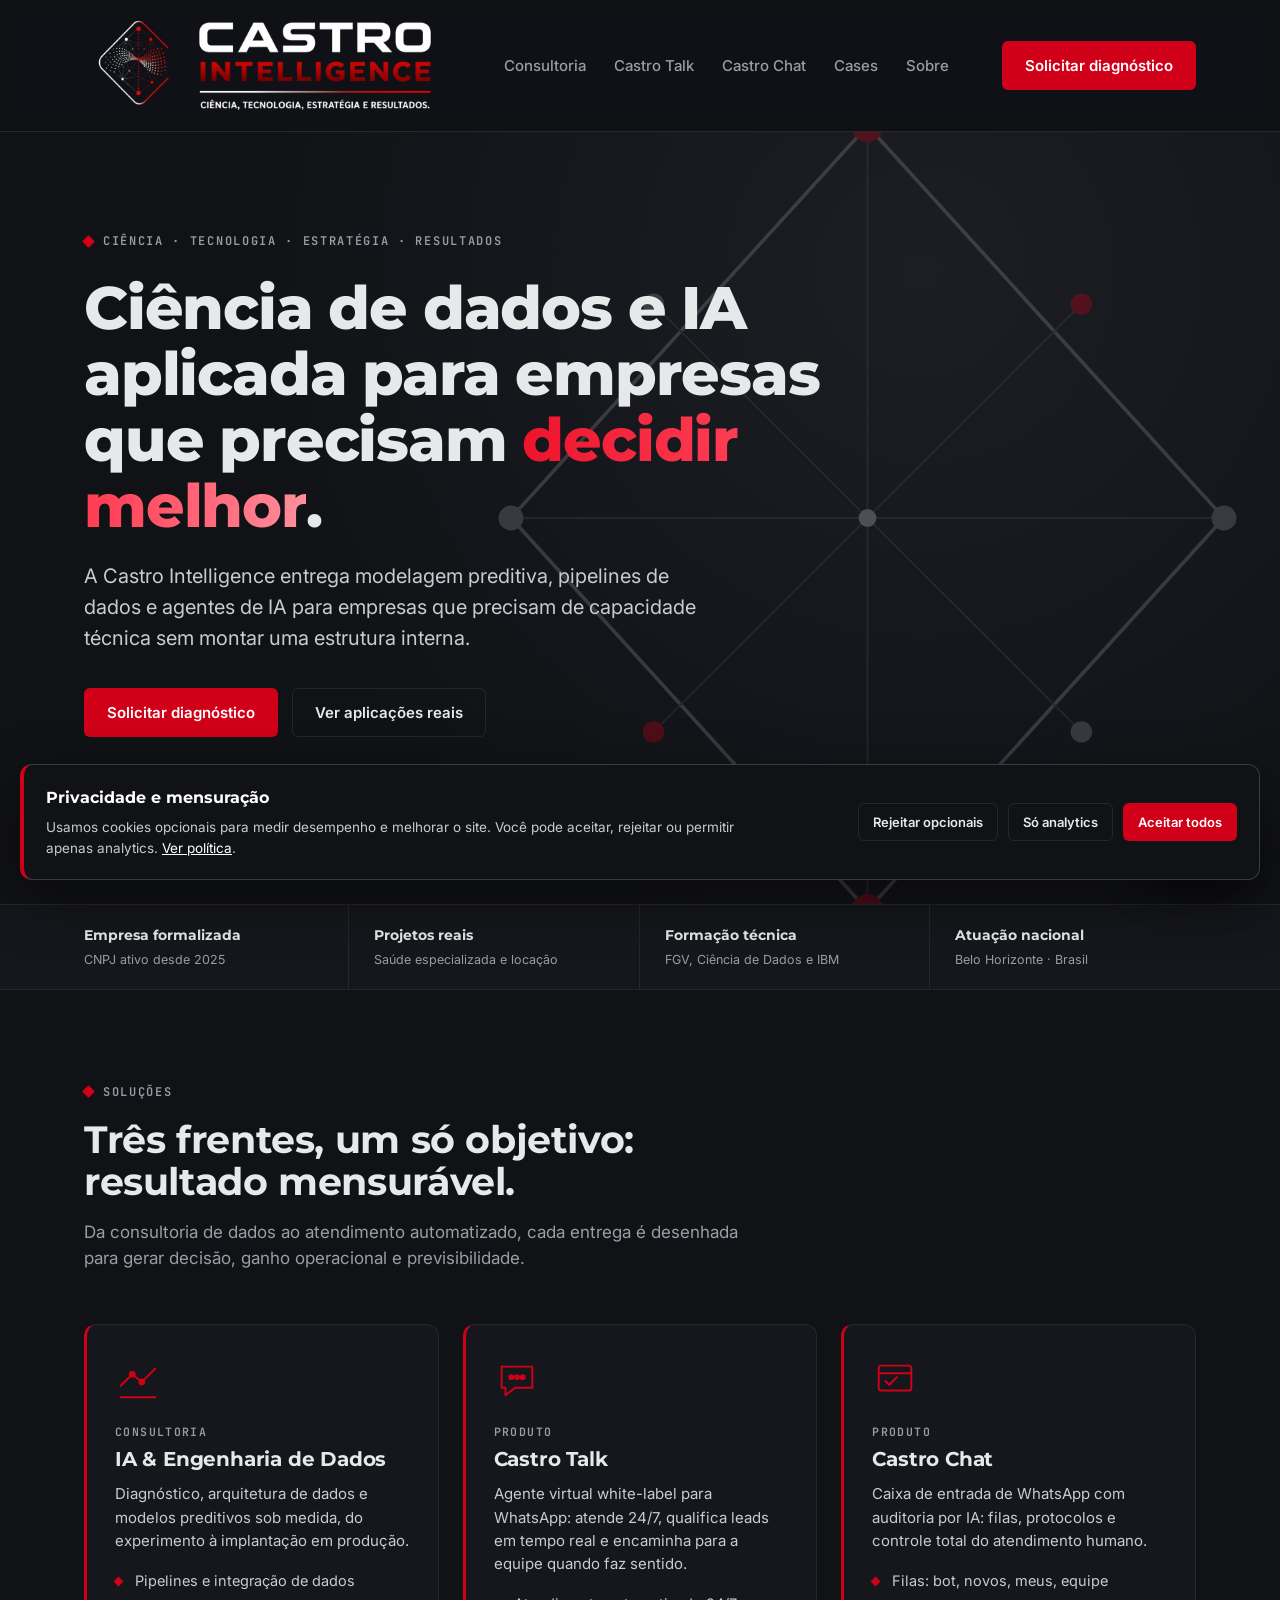
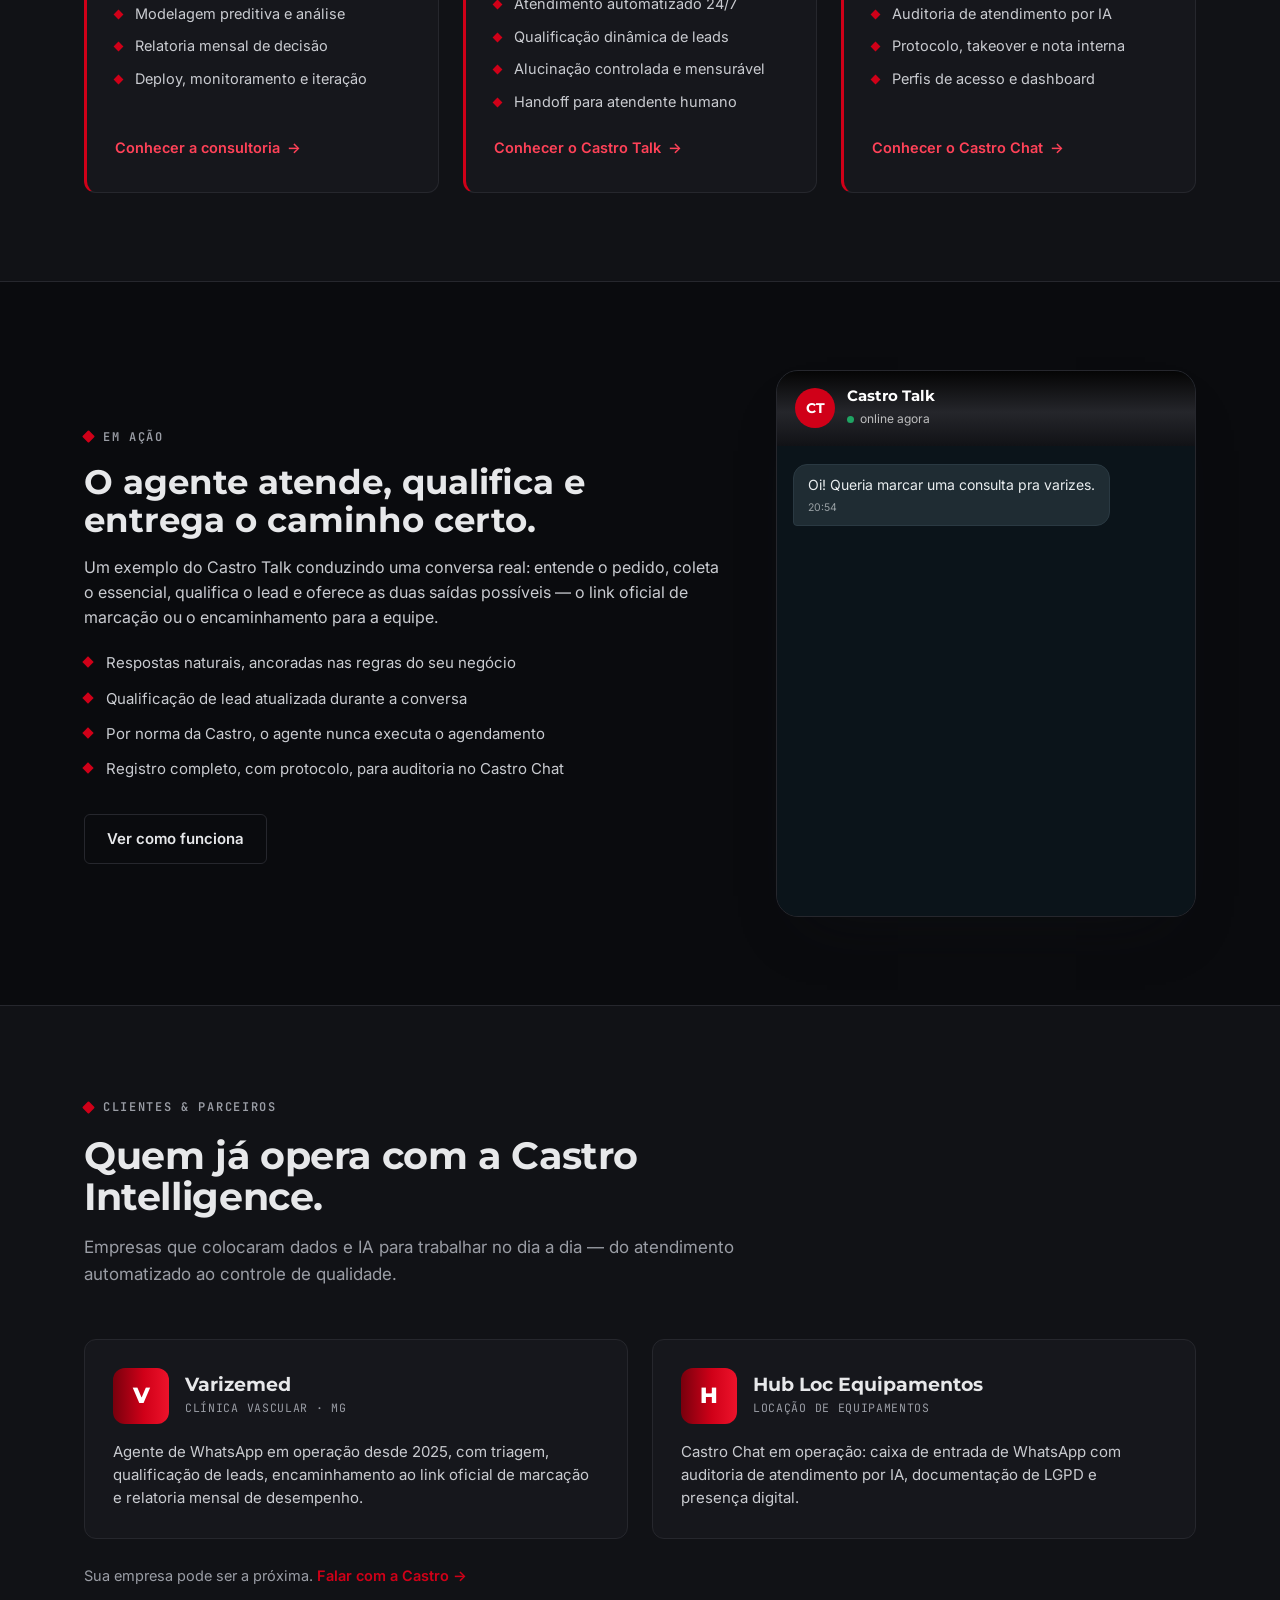
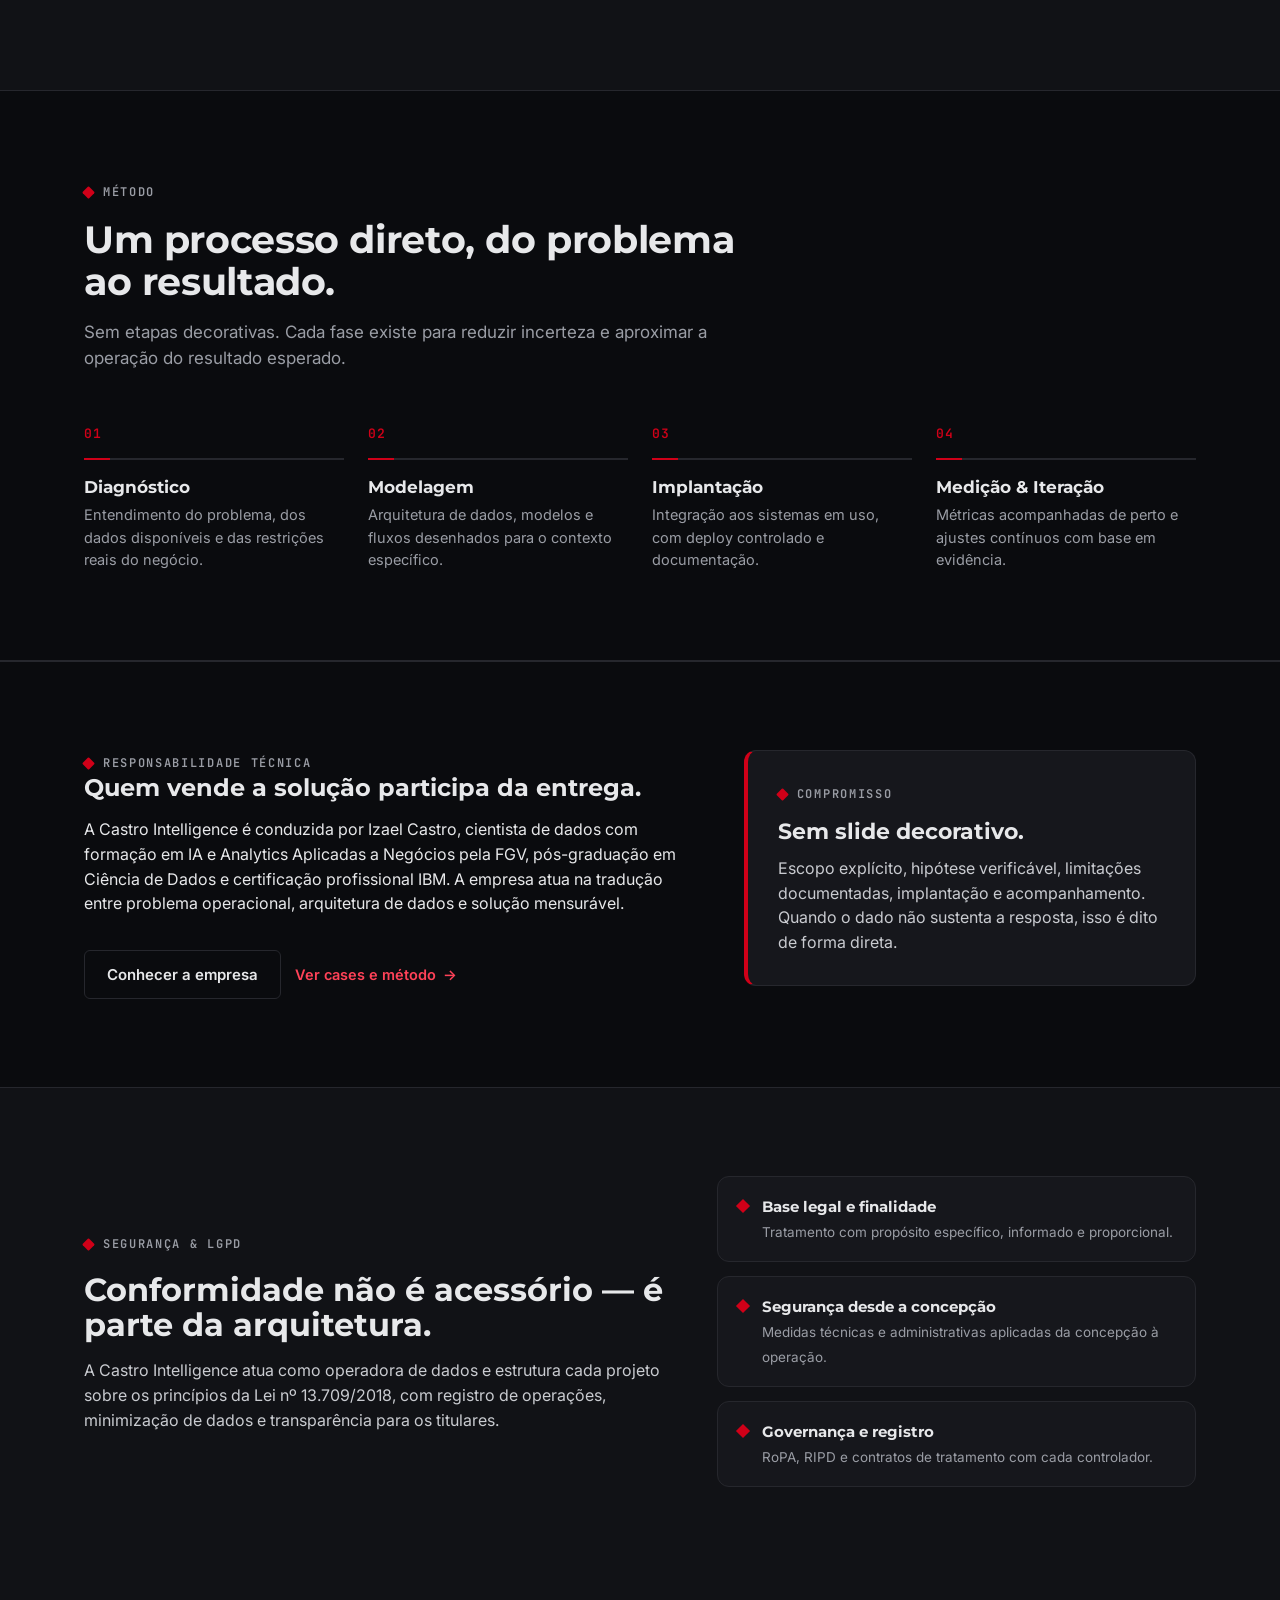
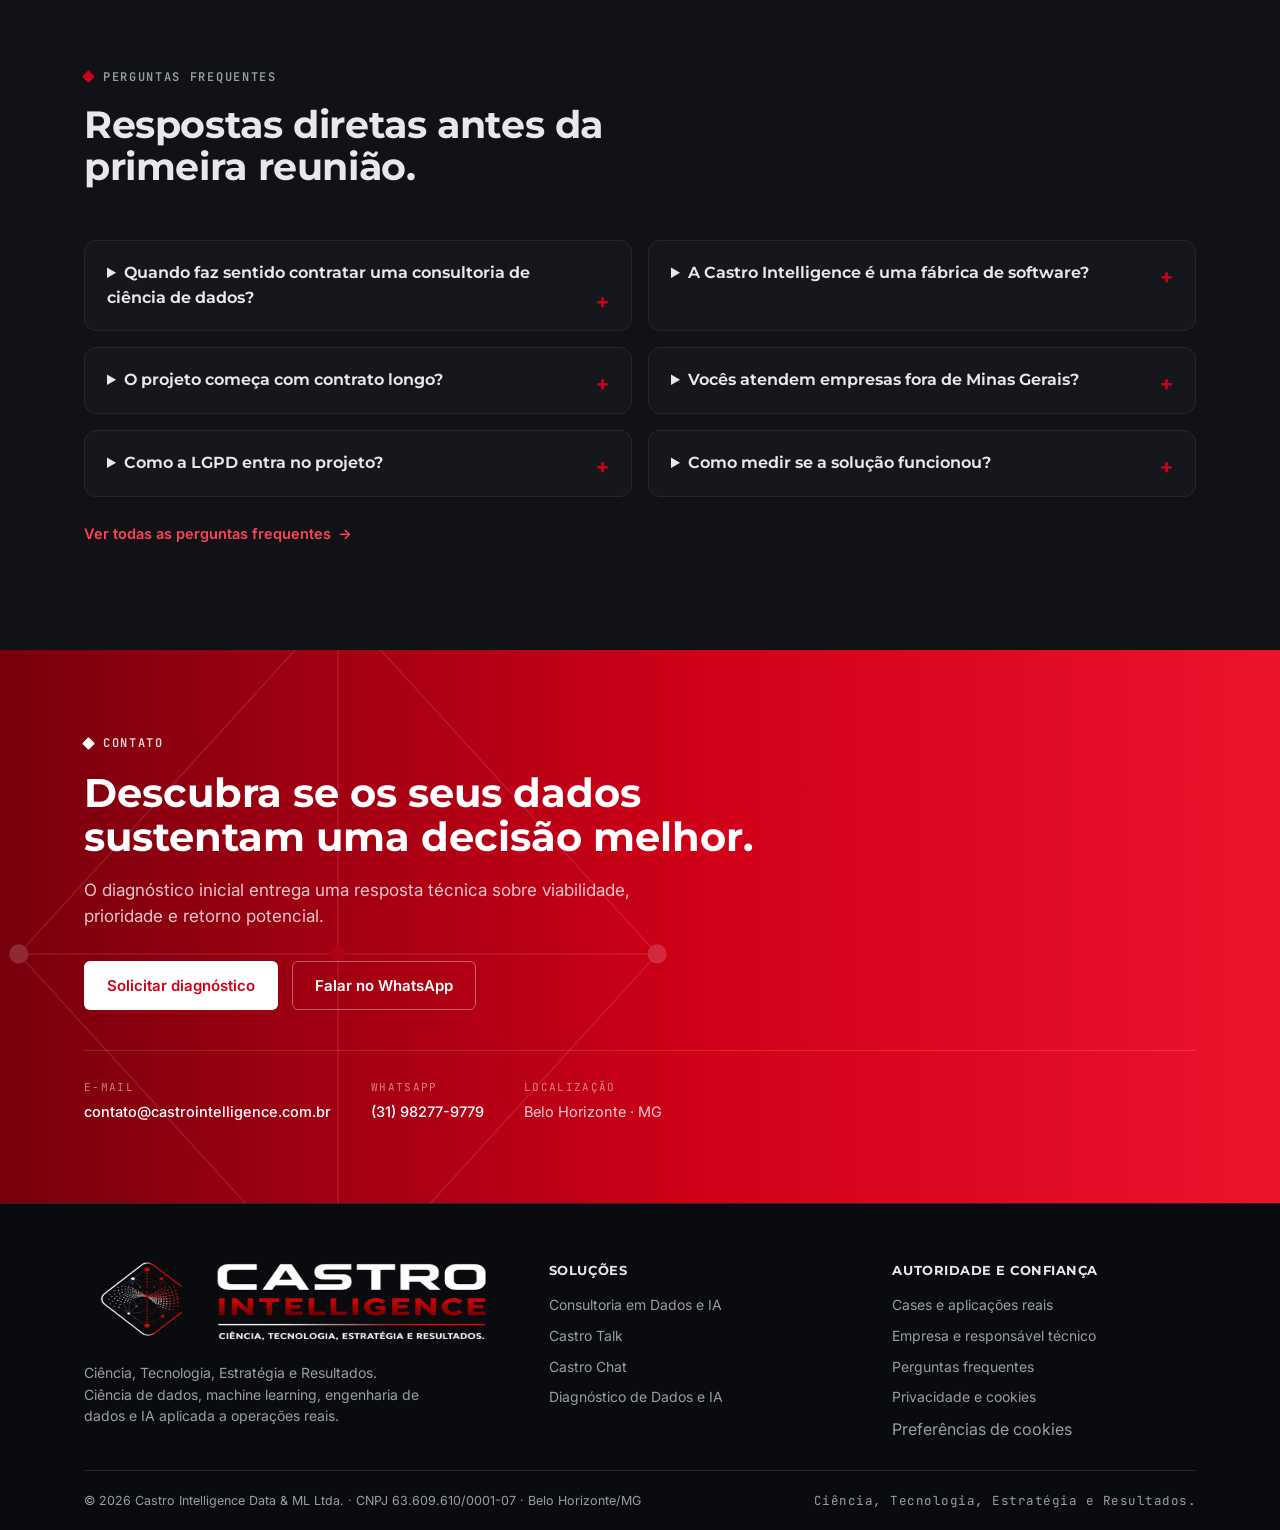
<file: index.html>
<!DOCTYPE html>

<html data-funnel-stage="awareness" data-page-name="home" data-page-type="home" data-product="" lang="pt-BR">
<head>
<meta charset="utf-8"/>
<meta content="width=device-width, initial-scale=1" name="viewport"/>
<title>Ciência de Dados e IA para Empresas | Castro Intelligence</title>
<meta content="Ciência de dados, machine learning, engenharia de dados e agentes de IA para empresas que precisam decidir melhor sem montar uma estrutura interna." name="description"/>
<meta content="index,follow,max-image-preview:large,max-snippet:-1,max-video-preview:-1" name="robots"/>
<meta content="Castro Intelligence Data &amp; ML Ltda." name="author"/>
<meta content="#111216" name="theme-color"/>
<link href="https://castrointelligence.com.br/" rel="canonical"/>
<link href="https://castrointelligence.com.br/" hreflang="pt-BR" rel="alternate"/>
<link href="https://castrointelligence.com.br/" hreflang="x-default" rel="alternate"/>
<link href="/assets/ci-icon-192.png" rel="icon" sizes="192x192" type="image/png"/><link href="/assets/ci-icon-192.png" rel="apple-touch-icon"/>
<link href="/manifest.webmanifest" rel="manifest"/>
<meta content="website" property="og:type"/>
<meta content="Castro Intelligence" property="og:site_name"/>
<meta content="pt_BR" property="og:locale"/>
<meta content="Castro Intelligence — Ciência de Dados, Machine Learning e IA Aplicada" property="og:title"/>
<meta content="Projetos de dados e IA com escopo, implantação e resultado mensurável para empresas no Brasil." property="og:description"/>
<meta content="https://castrointelligence.com.br/" property="og:url"/>
<meta content="https://castrointelligence.com.br/assets/ci-og.png" property="og:image"/>
<meta content="https://castrointelligence.com.br/assets/ci-og.png" property="og:image:secure_url"/>
<meta content="image/png" property="og:image:type"/>
<meta content="1200" property="og:image:width"/>
<meta content="630" property="og:image:height"/>
<meta content="Castro Intelligence — Ciência, Tecnologia, Estratégia e Resultados" property="og:image:alt"/>
<meta content="summary_large_image" name="twitter:card"/>
<meta content="Castro Intelligence — Ciência de Dados, Machine Learning e IA Aplicada" name="twitter:title"/>
<meta content="Projetos de dados e IA com escopo, implantação e resultado mensurável para empresas no Brasil." name="twitter:description"/>
<meta content="https://castrointelligence.com.br/assets/ci-og.png" name="twitter:image"/>
<script type="application/ld+json">{"@context":"https://schema.org","@graph":[{"@type":"Organization","@id":"https://castrointelligence.com.br/#organization","name":"Castro Intelligence Data & ML","legalName":"Castro Intelligence Data & ML Ltda.","alternateName":"Castro Intelligence","url":"https://castrointelligence.com.br/","logo":{"@type":"ImageObject","url":"https://castrointelligence.com.br/assets/ci-logo.png"},"image":"https://castrointelligence.com.br/assets/ci-og.png","email":"contato@castrointelligence.com.br","telephone":"+55-31-98277-9779","taxID":"63.609.610/0001-07","foundingDate":"2025-11-11","address":{"@type":"PostalAddress","addressLocality":"Belo Horizonte","addressRegion":"MG","addressCountry":"BR"},"areaServed":{"@type":"Country","name":"Brasil"},"founder":{"@id":"https://castrointelligence.com.br/#izael-castro"},"knowsAbout":["Ciência de dados","Machine learning","Engenharia de dados","Inteligência artificial aplicada","Agentes de IA","Analytics","Séries temporais","Processamento de linguagem natural","LGPD"]},{"@type":"Person","@id":"https://castrointelligence.com.br/#izael-castro","name":"Izael Castro","jobTitle":"Cientista de Dados e Consultor de IA","worksFor":{"@id":"https://castrointelligence.com.br/#organization"},"url":"https://castrointelligence.com.br/sobre.html","knowsAbout":["Machine learning","Deep learning","Engenharia de dados","IA generativa","Música computacional","Analytics"]},{"@type":"WebSite","@id":"https://castrointelligence.com.br/#website","url":"https://castrointelligence.com.br/","name":"Castro Intelligence","publisher":{"@id":"https://castrointelligence.com.br/#organization"},"inLanguage":"pt-BR"},{"@type":"WebPage","@id":"https://castrointelligence.com.br/#webpage","url":"https://castrointelligence.com.br/","name":"Ciência de Dados e IA para Empresas | Castro Intelligence","description":"Ciência de dados, machine learning, engenharia de dados e agentes de IA para empresas que precisam decidir melhor sem montar uma estrutura interna.","isPartOf":{"@id":"https://castrointelligence.com.br/#website"},"about":{"@id":"https://castrointelligence.com.br/#organization"},"inLanguage":"pt-BR"}]}</script>
<script src="/assets/consent.js"></script>
<script src="/assets/seo-aeo.js"></script>
<!-- Google Tag Manager: carregado após o estado padrão do Consent Mode v2. -->
<script>
  (function(w,d,s,l,i){w[l]=w[l]||[];w[l].push({'gtm.start':
  new Date().getTime(),event:'gtm.js'});var f=d.getElementsByTagName(s)[0],
  j=d.createElement(s),dl=l!='dataLayer'?'&l='+l:'';j.async=true;j.src=
  'https://www.googletagmanager.com/gtm.js?id='+i+dl;f.parentNode.insertBefore(j,f);
  })(window,document,'script','dataLayer','GTM-5CB9PXD5');
  </script>
<link href="https://fonts.googleapis.com" rel="preconnect"/>
<link crossorigin="" href="https://fonts.gstatic.com" rel="preconnect"/>
<link href="https://fonts.googleapis.com/css2?family=Inter:wght@400;500;600;700&amp;family=JetBrains+Mono:wght@500;600&amp;family=Montserrat:wght@600;700;800&amp;display=swap" rel="stylesheet"/>
<link href="/assets/ci.css" rel="stylesheet"/>
</head>
<body id="top"><a class="skip-link" href="#conteudo">Ir para o conteúdo</a><noscript><iframe height="0" src="https://www.googletagmanager.com/ns.html?id=GTM-5CB9PXD5" style="display:none;visibility:hidden" title="Google Tag Manager" width="0"></iframe></noscript>
<!-- Google Tag Manager (noscript) -->
<header class="site-header">
<div class="container header-inner">
<a aria-label="Castro Intelligence — início" class="brand" href="/">
<img alt="Castro Intelligence" height="535" src="/assets/ci-logo-branca.png" width="2048"/>
</a>
<nav aria-label="Navegação principal" class="nav" id="nav">
<a href="/consultoria.html">Consultoria</a>
<a href="/castro-talk.html">Castro Talk</a>
<a href="/castro-chat.html">Castro Chat</a>
<a href="/cases.html">Cases</a>
<a href="/sobre.html">Sobre</a>
</nav>
<div class="header-cta">
<a class="btn btn-primary" data-event="generate_lead" data-gtm="cta-diagnostico" href="/diagnostico.html">Solicitar diagnóstico</a>
<button aria-expanded="false" aria-label="Abrir menu" class="menu-toggle" id="menuToggle"><span></span></button>
</div>
</div>
</header><main id="conteudo">
<!-- ================= HERO ================= -->
<section class="hero">
<div aria-hidden="true" class="hero-mesh">
<svg viewbox="0 0 520 520" xmlns="http://www.w3.org/2000/svg">
<g fill="none" stroke="#4A4C54" stroke-width="1">
<path d="M260 40 L460 260 L260 480 L60 260 Z" stroke="#8A8D95" stroke-width="2"></path>
<path d="M260 40 L260 480 M60 260 L460 260 M140 140 L380 380 M380 140 L140 380"></path>
</g>
<g>
<circle cx="260" cy="40" fill="#D00018" r="9"></circle><circle cx="460" cy="260" fill="#8A8D95" r="7"></circle>
<circle cx="260" cy="480" fill="#D00018" r="9"></circle><circle cx="60" cy="260" fill="#8A8D95" r="7"></circle>
<circle cx="140" cy="140" fill="#8A8D95" r="6"></circle><circle cx="380" cy="140" fill="#D00018" r="6"></circle>
<circle cx="380" cy="380" fill="#8A8D95" r="6"></circle><circle cx="140" cy="380" fill="#D00018" r="6"></circle>
<circle cx="260" cy="260" fill="#C9CBD0" r="5"></circle>
</g>
</svg>
</div>
<div class="container">
<div class="hero-inner">
<span class="eyebrow">Ciência · Tecnologia · Estratégia · Resultados</span>
<h1>Ciência de dados e IA aplicada para empresas que precisam <span class="accent">decidir melhor</span>.</h1>
<p class="lead">A Castro Intelligence entrega modelagem preditiva, pipelines de dados e agentes de IA para empresas que precisam de capacidade técnica sem montar uma estrutura interna.</p>
<div class="hero-cta"><a class="btn btn-primary" data-event="generate_lead" data-gtm="hero-diagnostico" href="/diagnostico.html">Solicitar diagnóstico</a><a class="btn btn-ghost" data-gtm="hero-cases" href="/cases.html">Ver aplicações reais</a></div>
<div aria-hidden="true" class="hero-tags">
<span>Machine Learning</span><span>Engenharia de Dados</span><span>Agentes de IA</span>
<span>WhatsApp Business</span><span>LGPD</span>
</div>
</div>
</div>
</section><section aria-label="Sinais de confiança" class="proof-strip"><div class="container proof-grid"><div><strong>Empresa formalizada</strong><span>CNPJ ativo desde 2025</span></div><div><strong>Projetos reais</strong><span>Saúde especializada e locação</span></div><div><strong>Formação técnica</strong><span>FGV, Ciência de Dados e IBM</span></div><div><strong>Atuação nacional</strong><span>Belo Horizonte · Brasil</span></div></div></section>
<!-- ================= SOLUÇÕES ================= -->
<section class="section" id="solucoes">
<div class="container">
<div class="section-head reveal">
<span class="eyebrow">Soluções</span>
<h2>Três frentes, um só objetivo: resultado mensurável.</h2>
<p>Da consultoria de dados ao atendimento automatizado, cada entrega é desenhada
           para gerar decisão, ganho operacional e previsibilidade.</p>
</div>
<div class="cards">
<article class="card reveal">
<svg aria-hidden="true" class="card-icon" fill="none" stroke="currentColor" stroke-linecap="round" stroke-linejoin="round" stroke-width="2" viewbox="0 0 48 48">
<path d="M6 30 L18 18 L28 26 L42 12"></path><circle cx="18" cy="18" fill="currentColor" r="2.5"></circle>
<circle cx="28" cy="26" fill="currentColor" r="2.5"></circle><path d="M6 42 H42"></path>
</svg>
<div class="card-kicker">Consultoria</div>
<h3>IA &amp; Engenharia de Dados</h3>
<p>Diagnóstico, arquitetura de dados e modelos preditivos sob medida, do
             experimento à implantação em produção.</p>
<ul class="card-list">
<li>Pipelines e integração de dados</li>
<li>Modelagem preditiva e análise</li>
<li>Relatoria mensal de decisão</li>
<li>Deploy, monitoramento e iteração</li>
</ul>
<div class="card-foot"><a class="card-link" href="consultoria.html">Conhecer a consultoria</a></div>
</article>
<article class="card reveal">
<svg aria-hidden="true" class="card-icon" fill="none" stroke="currentColor" stroke-linecap="round" stroke-linejoin="round" stroke-width="2" viewbox="0 0 48 48">
<path d="M8 10 H40 V32 H22 L12 40 V32 H8 Z"></path><circle cx="18" cy="21" fill="currentColor" r="2"></circle>
<circle cx="24" cy="21" fill="currentColor" r="2"></circle><circle cx="30" cy="21" fill="currentColor" r="2"></circle>
</svg>
<div class="card-kicker">Produto</div>
<h3>Castro Talk</h3>
<p>Agente virtual white-label para WhatsApp: atende 24/7, qualifica leads em
             tempo real e encaminha para a equipe quando faz sentido.</p>
<ul class="card-list">
<li>Atendimento automatizado 24/7</li>
<li>Qualificação dinâmica de leads</li>
<li>Alucinação controlada e mensurável</li>
<li>Handoff para atendente humano</li>
</ul>
<div class="card-foot"><a class="card-link" href="castro-talk.html">Conhecer o Castro Talk</a></div>
</article>
<article class="card reveal">
<svg aria-hidden="true" class="card-icon" fill="none" stroke="currentColor" stroke-linecap="round" stroke-linejoin="round" stroke-width="2" viewbox="0 0 48 48">
<rect height="26" rx="3" width="34" x="7" y="9"></rect><path d="M7 17 H41"></path><path d="M14 25 l4 4 l8 -8"></path>
</svg>
<div class="card-kicker">Produto</div>
<h3>Castro Chat</h3>
<p>Caixa de entrada de WhatsApp com auditoria por IA: filas, protocolos e
             controle total do atendimento humano.</p>
<ul class="card-list">
<li>Filas: bot, novos, meus, equipe</li>
<li>Auditoria de atendimento por IA</li>
<li>Protocolo, takeover e nota interna</li>
<li>Perfis de acesso e dashboard</li>
</ul>
<div class="card-foot"><a class="card-link" href="castro-chat.html">Conhecer o Castro Chat</a></div>
</article>
</div>
</div>
</section>
<!-- ================= DEMO ================= -->
<section class="section section-alt" id="demo">
<div class="container">
<div class="demo-grid">
<div class="demo-copy reveal">
<span class="eyebrow">Em ação</span>
<h2>O agente atende, qualifica e entrega o caminho certo.</h2>
<p>Um exemplo do Castro Talk conduzindo uma conversa real: entende o pedido,
             coleta o essencial, qualifica o lead e oferece as duas saídas possíveis —
             o link oficial de marcação ou o encaminhamento para a equipe.</p>
<ul class="demo-list">
<li>Respostas naturais, ancoradas nas regras do seu negócio</li>
<li>Qualificação de lead atualizada durante a conversa</li>
<li>Por norma da Castro, o agente nunca executa o agendamento</li>
<li>Registro completo, com protocolo, para auditoria no Castro Chat</li>
</ul>
<div class="hero-cta">
<a class="btn btn-ghost" href="castro-talk.html">Ver como funciona</a>
</div>
</div>
<div class="demo-phone reveal">
<div class="phone">
<div class="phone-top">
<div class="avatar">CT</div>
<div>
<strong>Castro Talk</strong>
<span><span class="status-dot"></span>online agora</span>
</div>
</div>
<div class="phone-body" id="chatBody"></div>
</div>
</div>
</div>
</div>
</section>
<!-- ================= CLIENTES ================= -->
<section class="section" id="clientes">
<div class="container">
<div class="section-head reveal">
<span class="eyebrow">Clientes &amp; Parceiros</span>
<h2>Quem já opera com a Castro Intelligence.</h2>
<p>Empresas que colocaram dados e IA para trabalhar no dia a dia — do atendimento
           automatizado ao controle de qualidade.</p>
</div>
<div class="clients">
<article class="client-card reveal">
<div class="client-head">
<div class="client-logo">V</div>
<div><h3>Varizemed</h3><div class="client-tag">Clínica vascular · MG</div></div>
</div>
<p>Agente de WhatsApp em operação desde 2025, com triagem, qualificação de leads,
             encaminhamento ao link oficial de marcação e relatoria mensal de desempenho.</p>
</article>
<article class="client-card reveal">
<div class="client-head">
<div class="client-logo">H</div>
<div><h3>Hub Loc Equipamentos</h3><div class="client-tag">Locação de equipamentos</div></div>
</div>
<p>Castro Chat em operação: caixa de entrada de WhatsApp com auditoria de
             atendimento por IA, documentação de LGPD e presença digital.</p>
</article>
</div>
<p class="client-note">Sua empresa pode ser a próxima. <a href="#contato" style="color:var(--ci-red);font-weight:600">Falar com a Castro →</a></p>
</div>
</section>
<!-- ================= MÉTODO ================= -->
<section class="section section-alt" id="metodo">
<div class="container">
<div class="section-head reveal">
<span class="eyebrow">Método</span>
<h2>Um processo direto, do problema ao resultado.</h2>
<p>Sem etapas decorativas. Cada fase existe para reduzir incerteza e aproximar
           a operação do resultado esperado.</p>
</div>
<div class="steps">
<div class="step reveal"><div class="step-line"></div><h3>Diagnóstico</h3>
<p>Entendimento do problema, dos dados disponíveis e das restrições reais do negócio.</p></div>
<div class="step reveal"><div class="step-line"></div><h3>Modelagem</h3>
<p>Arquitetura de dados, modelos e fluxos desenhados para o contexto específico.</p></div>
<div class="step reveal"><div class="step-line"></div><h3>Implantação</h3>
<p>Integração aos sistemas em uso, com deploy controlado e documentação.</p></div>
<div class="step reveal"><div class="step-line"></div><h3>Medição &amp; Iteração</h3>
<p>Métricas acompanhadas de perto e ajustes contínuos com base em evidência.</p></div>
</div>
</div>
</section>
<!-- ================= LGPD ================= -->
<section class="section section-alt" id="autoridade"><div class="container authority-grid"><div class="reveal"><span class="eyebrow">Responsabilidade técnica</span><h2>Quem vende a solução participa da entrega.</h2><p>A Castro Intelligence é conduzida por Izael Castro, cientista de dados com formação em IA e Analytics Aplicadas a Negócios pela FGV, pós-graduação em Ciência de Dados e certificação profissional IBM. A empresa atua na tradução entre problema operacional, arquitetura de dados e solução mensurável.</p><div class="hero-cta"><a class="btn btn-ghost" href="/sobre.html">Conhecer a empresa</a><a class="card-link" href="/cases.html">Ver cases e método</a></div></div><div class="authority-card reveal"><span class="eyebrow">Compromisso</span><h3>Sem slide decorativo.</h3><p>Escopo explícito, hipótese verificável, limitações documentadas, implantação e acompanhamento. Quando o dado não sustenta a resposta, isso é dito de forma direta.</p></div></div></section><section class="section" id="seguranca">
<div class="container">
<div class="trust">
<div class="reveal">
<span class="eyebrow">Segurança &amp; LGPD</span>
<h2>Conformidade não é acessório — é parte da arquitetura.</h2>
<p>A Castro Intelligence atua como operadora de dados e estrutura cada projeto
             sobre os princípios da Lei nº 13.709/2018, com registro de operações,
             minimização de dados e transparência para os titulares.</p>
</div>
<div class="trust-badges reveal">
<div class="badge"><span aria-hidden="true" class="dot"></span>
<div><strong>Base legal e finalidade</strong>
<span>Tratamento com propósito específico, informado e proporcional.</span></div></div>
<div class="badge"><span aria-hidden="true" class="dot"></span>
<div><strong>Segurança desde a concepção</strong>
<span>Medidas técnicas e administrativas aplicadas da concepção à operação.</span></div></div>
<div class="badge"><span aria-hidden="true" class="dot"></span>
<div><strong>Governança e registro</strong>
<span>RoPA, RIPD e contratos de tratamento com cada controlador.</span></div></div>
</div>
</div>
</div>
</section>
<!-- ================= CTA ================= -->
<section class="section" id="perguntas"><div class="container"><div class="section-head reveal"><span class="eyebrow">Perguntas frequentes</span><h2>Respostas diretas antes da primeira reunião.</h2></div><div class="faq-grid"><details class="faq-item reveal"><summary>Quando faz sentido contratar uma consultoria de ciência de dados?</summary><p>Quando a empresa já possui dados e decisões recorrentes, mas não tem equipe interna capaz de estruturar pipelines, análise e modelos com segurança. O diagnóstico inicial verifica se existe problema, dado e retorno potencial suficientes.</p></details><details class="faq-item reveal"><summary>A Castro Intelligence é uma fábrica de software?</summary><p>Não. O eixo é dado, machine learning e IA aplicada. Software é construído quando necessário para operacionalizar a solução analítica, não como fim genérico.</p></details><details class="faq-item reveal"><summary>O projeto começa com contrato longo?</summary><p>Não necessariamente. A entrada recomendada é um diagnóstico de 1 a 2 semanas, com inventário de dados, hipótese de valor, riscos, viabilidade e plano de execução.</p></details><details class="faq-item reveal"><summary>Vocês atendem empresas fora de Minas Gerais?</summary><p>Sim. A operação pode ser conduzida remotamente em todo o Brasil, com reuniões, acesso controlado e entregas documentadas.</p></details><details class="faq-item reveal"><summary>Como a LGPD entra no projeto?</summary><p>Como requisito de arquitetura. Minimização, finalidade, controle de acesso, retenção e segurança são definidos junto com o fluxo de dados, especialmente em saúde.</p></details><details class="faq-item reveal"><summary>Como medir se a solução funcionou?</summary><p>Cada projeto parte de uma métrica operacional ou econômica: conversão, tempo, erro, custo, previsão, qualidade ou capacidade de decisão. Sem métrica de sucesso, não há implantação responsável.</p></details></div><p class="faq-more"><a class="card-link" href="/faq.html">Ver todas as perguntas frequentes</a></p></div></section><section class="cta-band" id="contato">
<div aria-hidden="true" class="cta-mesh">
<svg viewbox="0 0 520 520" xmlns="http://www.w3.org/2000/svg">
<g fill="none" opacity=".6" stroke="#ffffff" stroke-width="1">
<path d="M260 40 L460 260 L260 480 L60 260 Z"></path><path d="M260 40 L260 480 M60 260 L460 260"></path>
</g>
<g>
<circle cx="260" cy="40" fill="#ED132B" r="8"></circle><circle cx="460" cy="260" fill="#ffffff" r="6"></circle>
<circle cx="260" cy="480" fill="#ED132B" r="8"></circle><circle cx="60" cy="260" fill="#ffffff" r="6"></circle>
<circle cx="260" cy="260" fill="#ED132B" r="5"></circle>
</g>
</svg>
</div>
<div class="container">
<span class="eyebrow">Contato</span>
<h2>Descubra se os seus dados sustentam uma decisão melhor.</h2>
<p>O diagnóstico inicial entrega uma resposta técnica sobre viabilidade, prioridade e retorno potencial.</p>
<div class="cta-actions"><a class="btn btn-primary" data-event="generate_lead" data-gtm="cta-diagnostico" href="/diagnostico.html">Solicitar diagnóstico</a><a class="btn btn-outline-light" data-event="generate_lead" data-gtm="whatsapp-contato" href="https://wa.me/5531982779779?text=Ol%C3%A1%2C%20quero%20conversar%20sobre%20um%20projeto%20de%20dados%20ou%20IA." rel="noopener" target="_blank">Falar no WhatsApp</a></div>
<div class="cta-contacts">
<div><span class="lbl">E-mail</span><a href="mailto:contato@castrointelligence.com.br">contato@castrointelligence.com.br</a></div>
<div><span class="lbl">WhatsApp</span><a href="https://wa.me/5531982779779" rel="noopener" target="_blank">(31) 98277-9779</a></div>
<div><span class="lbl">Localização</span><span style="color:rgba(255,255,255,.8)">Belo Horizonte · MG</span></div>
</div>
</div>
</section>
<!-- ================= FOOTER ================= -->
</main><footer class="site-footer">
<div class="container">
<div class="footer-inner">
<div class="footer-brand">
<img alt="Castro Intelligence" height="535" loading="lazy" src="/assets/ci-logo-branca.png" width="2048"/>
<p>Ciência, Tecnologia, Estratégia e Resultados. Ciência de dados, machine learning, engenharia de dados e IA aplicada a operações reais.</p>
</div>
<div class="footer-col">
<h4>Soluções</h4>
<a href="/consultoria.html">Consultoria em Dados e IA</a>
<a href="/castro-talk.html">Castro Talk</a>
<a href="/castro-chat.html">Castro Chat</a>
<a href="/diagnostico.html">Diagnóstico de Dados e IA</a>
</div>
<div class="footer-col">
<h4>Autoridade e confiança</h4>
<a href="/cases.html">Cases e aplicações reais</a>
<a href="/sobre.html">Empresa e responsável técnico</a>
<a href="/faq.html">Perguntas frequentes</a>
<a href="/privacidade.html">Privacidade e cookies</a>
<button class="footer-link-button" data-consent-settings="" type="button">Preferências de cookies</button>
</div>
</div>
<div class="footer-bottom">
<span>© <span id="year"></span> Castro Intelligence Data &amp; ML Ltda. · CNPJ 63.609.610/0001-07 · Belo Horizonte/MG</span>
<span class="slogan">Ciência, Tecnologia, Estratégia e Resultados.</span>
</div>
</div>
</footer>
<!-- ================= ENCORE (portfólio musical) =================
       Para trocar o destino, edite apenas o href abaixo.
  ============================================================== -->
<script>
    /* Fluxo real da agente: ela NUNCA agenda. Entrega o link ou encaminha para a equipe. */
    window.CI_CHAT = [
      {type:'in',  text:'Oi! Queria marcar uma consulta pra varizes.', t:'20:54'},
      {type:'out', text:'Olá! Sou a assistente virtual da clínica. Posso te ajudar com isso. Como é o seu nome completo?', t:'20:54'},
      {type:'in',  text:'Maria Fernandes', t:'20:55'},
      {type:'out', text:'Prazer, Maria. É o seu primeiro atendimento na clínica?', t:'20:55'},
      {type:'in',  text:'Sim, primeira vez', t:'20:55'},
      {type:'tag', text:'Qualificação atualizada · novo · primeira consulta'},
      {type:'out', text:'Perfeito, Maria! Para o agendamento temos duas opções práticas:\n\n1 — Você escolhe o horário e marca agora mesmo pelo link: https://marcaconsultasonline.com.br/\n\n2 — Ou posso pedir para a equipe de atendimento entrar em contato com você por aqui.\n\nQual você prefere?', t:'20:56'},
      {type:'in',  text:'2', t:'20:56'},
      {type:'out', text:'Combinado! Já encaminhei para a equipe de atendimento. Em breve alguém fala com você por aqui.', t:'20:57'},
      {type:'sys', text:'Encaminhado à equipe · protocolo 20260714-1-REC'}
    ];
  </script>
<script src="/assets/ci.js"></script>
<a aria-label="Falar com a Castro Intelligence pelo WhatsApp" class="floating-cta" data-event="generate_lead" data-gtm="whatsapp-flutuante" href="https://wa.me/5531982779779?text=Ol%C3%A1%2C%20vim%20pelo%20site%20da%20Castro%20Intelligence%20e%20quero%20conversar%20sobre%20um%20projeto." rel="noopener" target="_blank">WhatsApp</a></body>
</html>
</file>
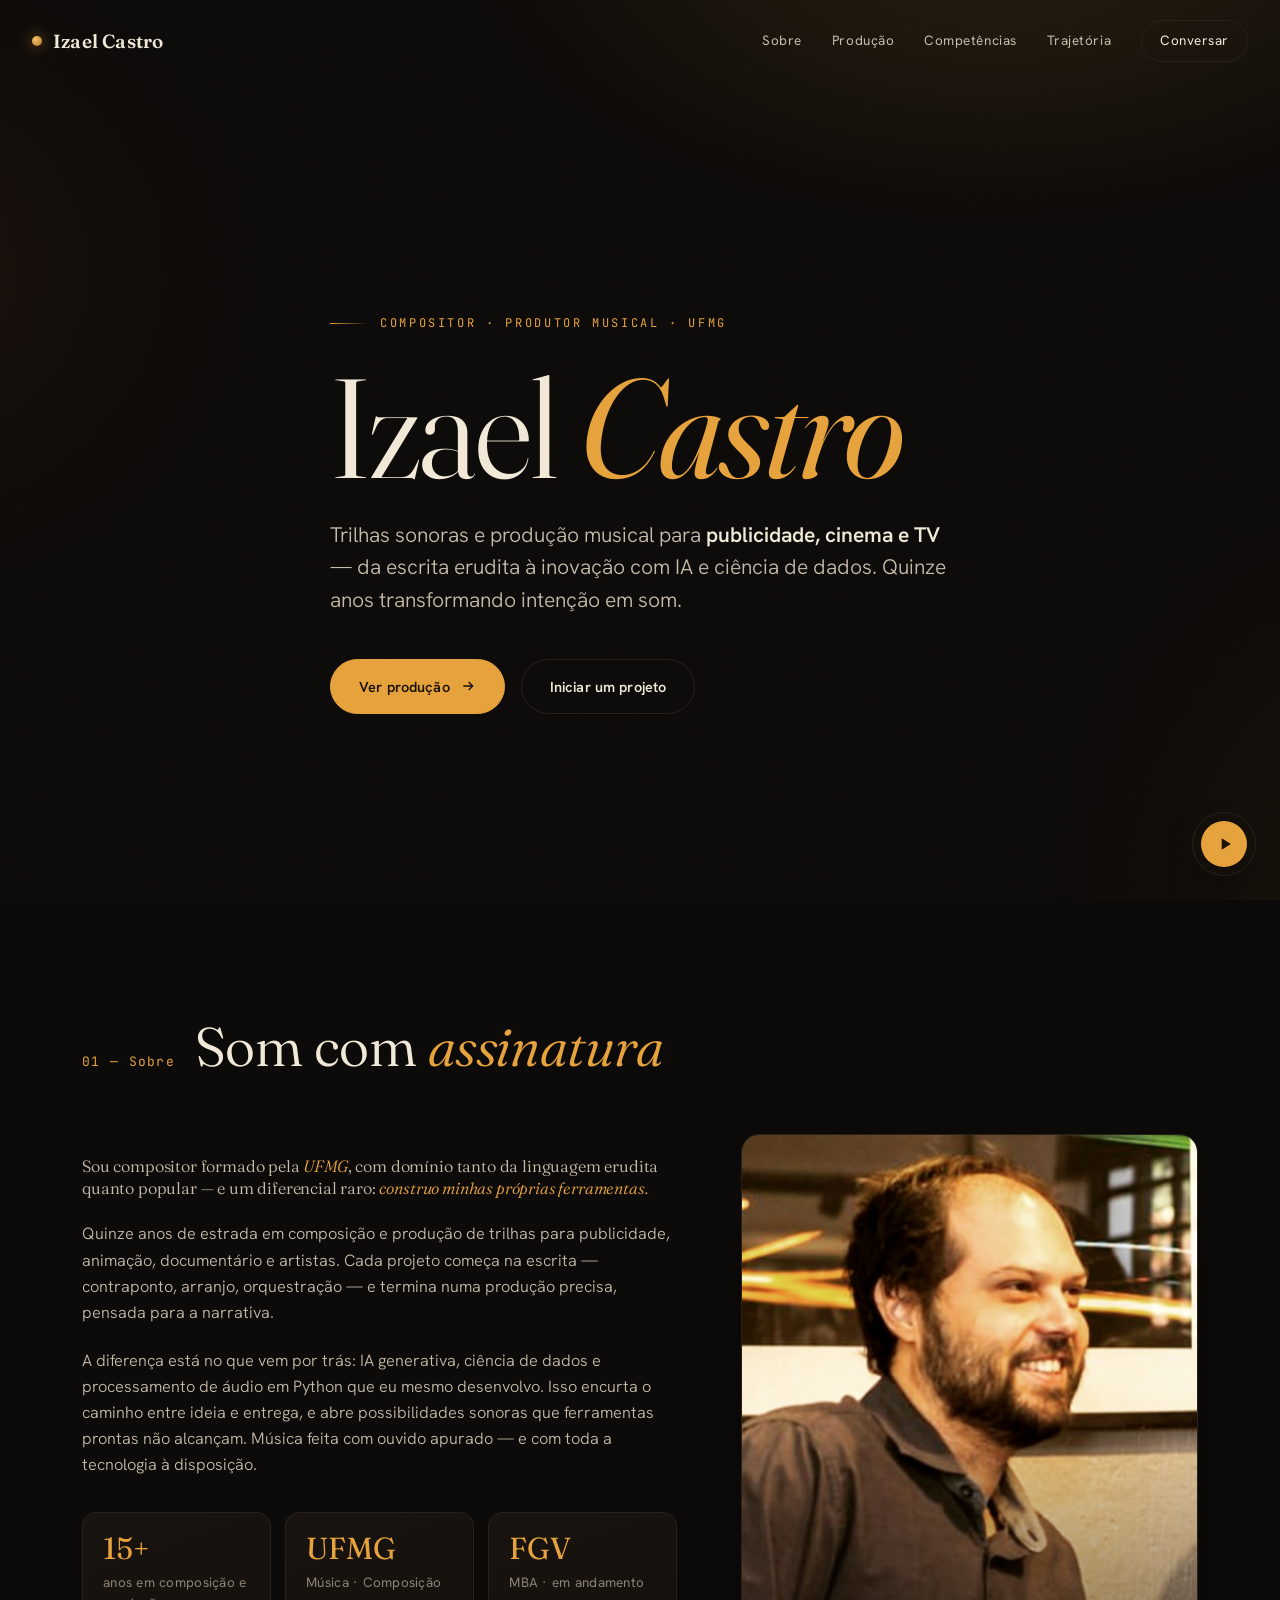
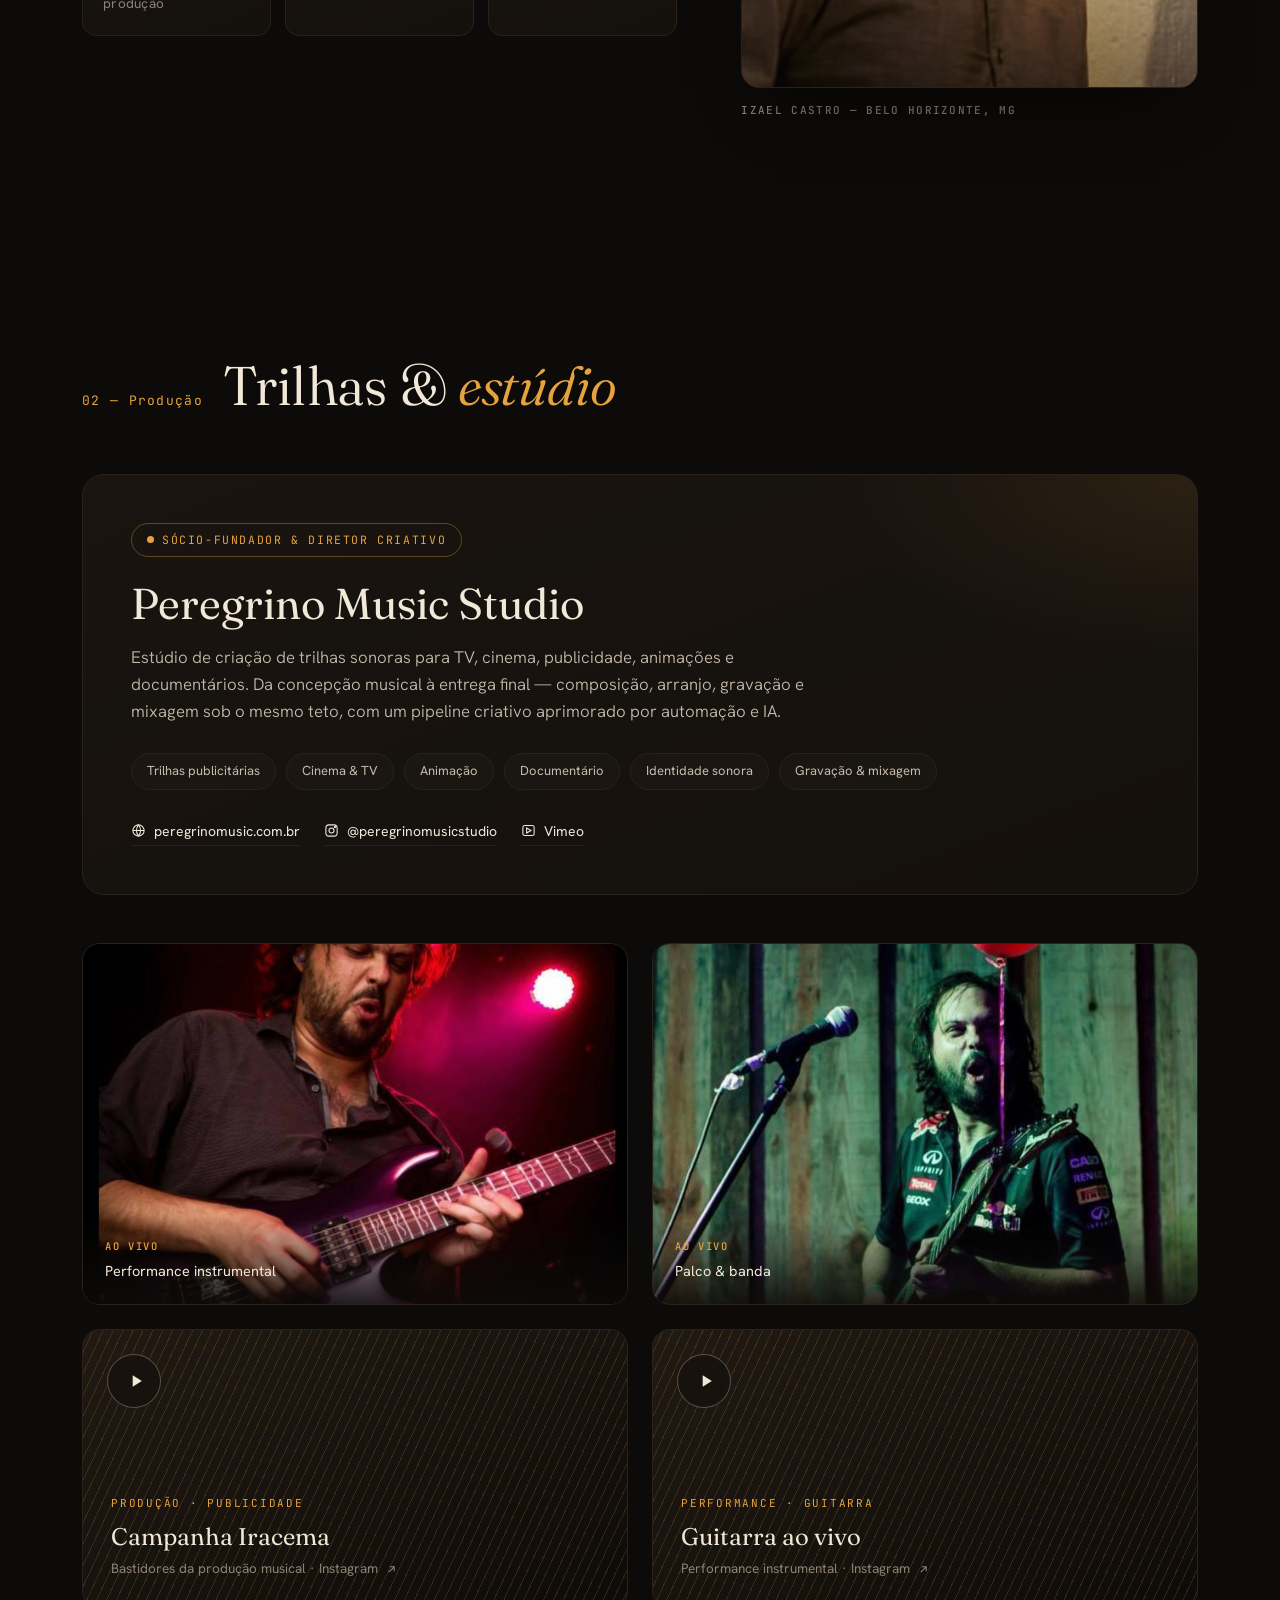
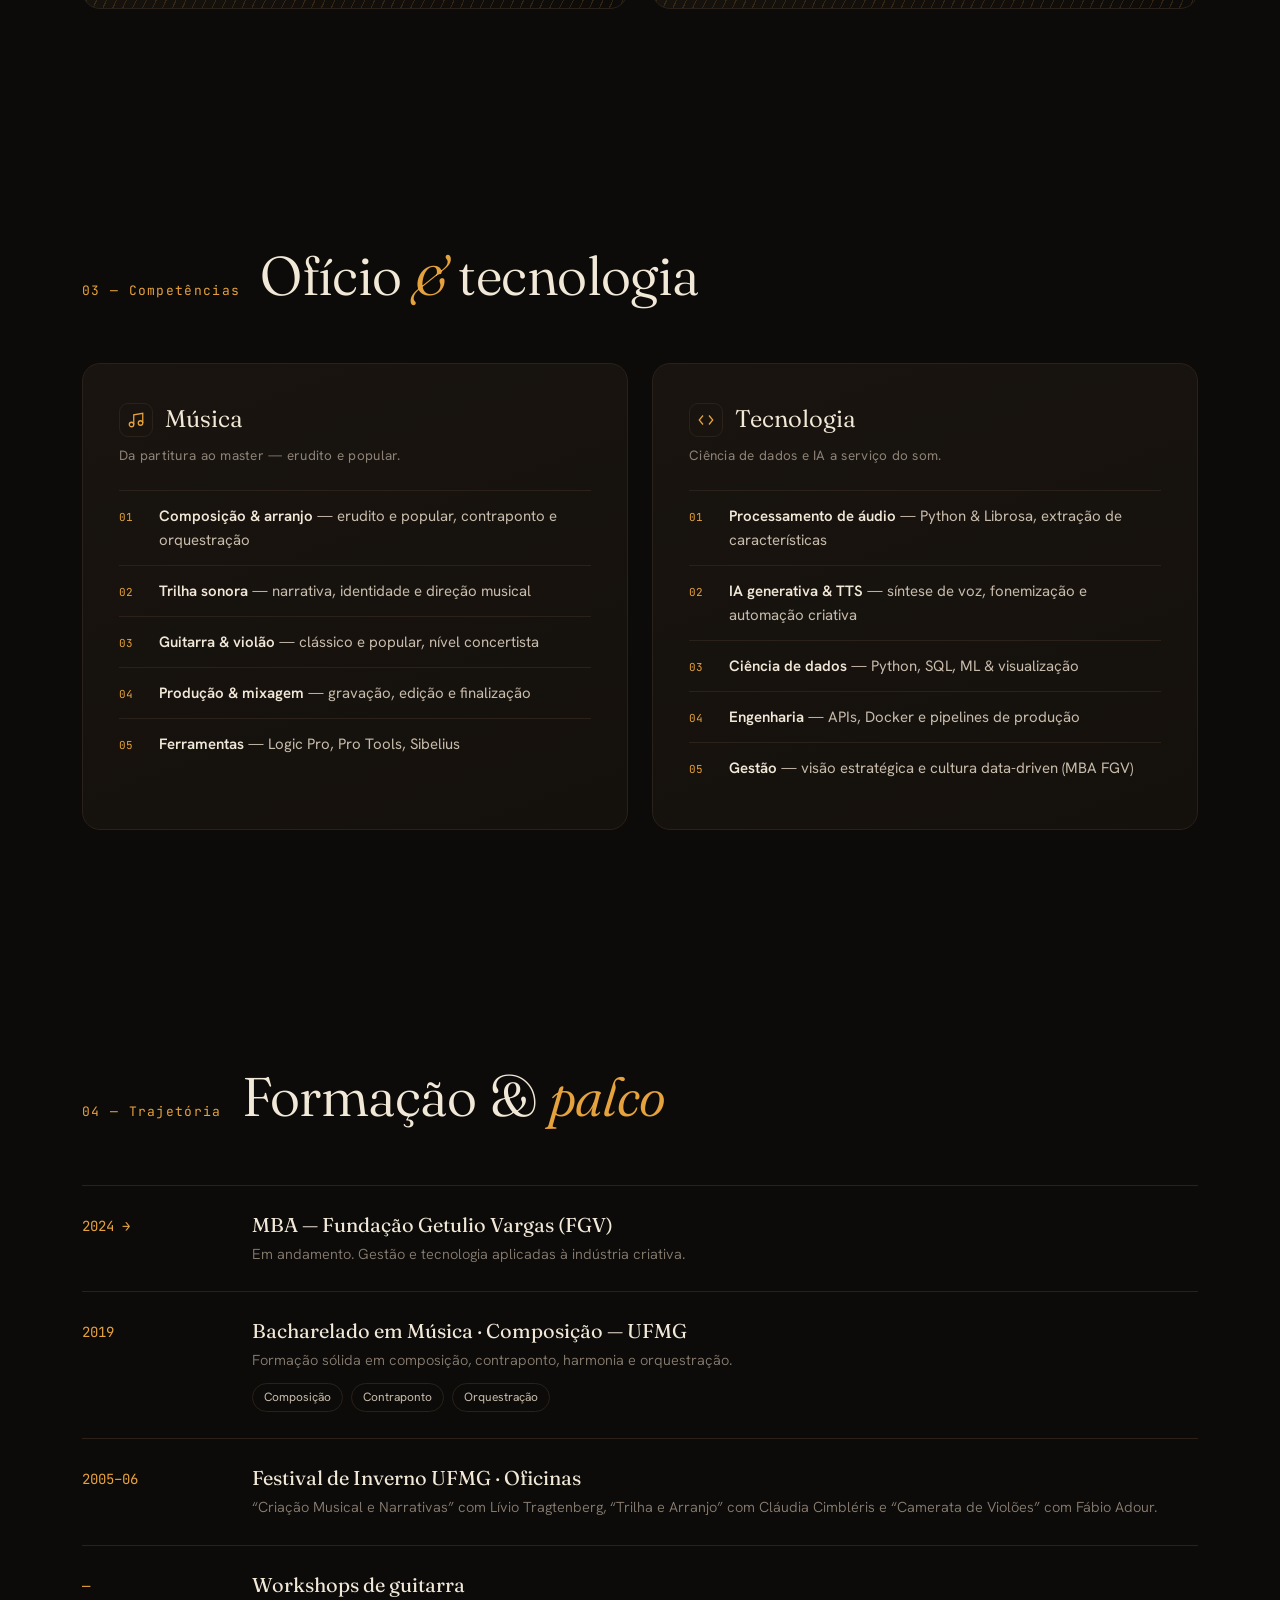
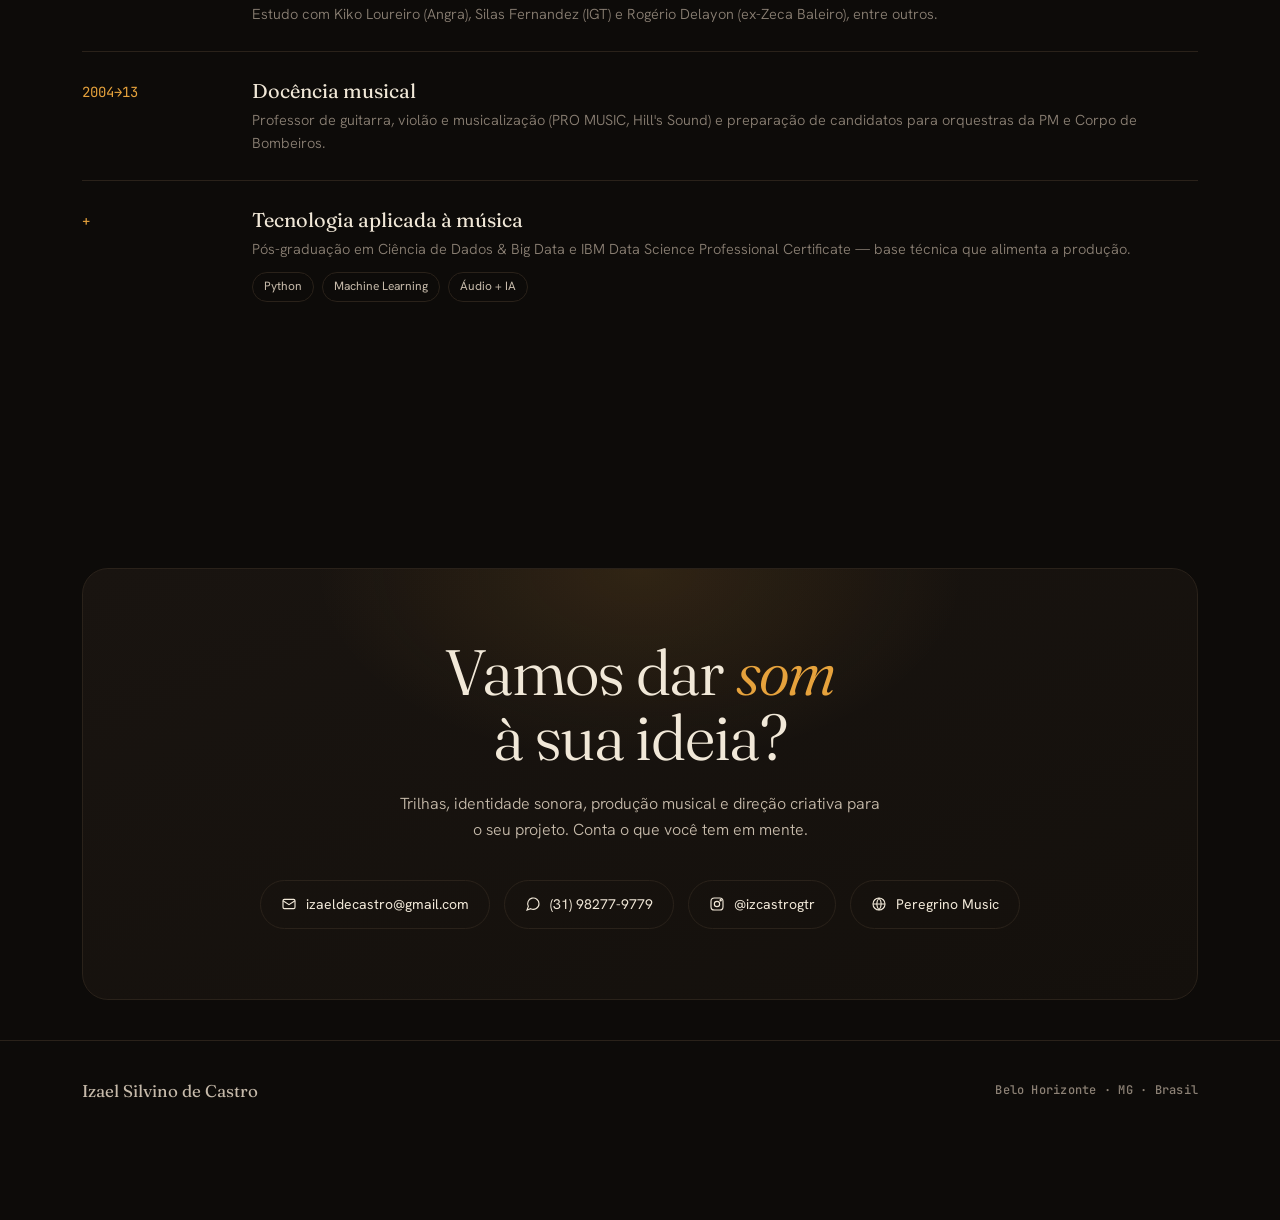
<file: portfolio/index.html>
<!DOCTYPE html>
<html lang="pt-BR">
<head>
<meta charset="UTF-8">
<meta name="viewport" content="width=device-width, initial-scale=1.0">
<title>Izael Castro — Compositor & Produtor Musical</title>
<meta name="description" content="Portfólio autoral de Izael Castro como compositor e produtor musical.">
<meta name="robots" content="noindex,follow">
<link rel="canonical" href="https://castrointelligence.com.br/portfolio/">
<link rel="preconnect" href="https://fonts.googleapis.com">
<link rel="preconnect" href="https://fonts.gstatic.com" crossorigin>
<link href="https://fonts.googleapis.com/css2?family=Fraunces:ital,opsz,wght@0,9..144,300..900;1,9..144,300..900&family=Hanken+Grotesk:wght@300;400;500;600;700&family=JetBrains+Mono:wght@400;500;600&display=swap" rel="stylesheet">
<style>
  :root{
    --bg:#0d0b09;
    --bg-2:#14100c;
    --surface:#191410;
    --surface-2:#211a13;
    --line:#2a221a;
    --ink:#f1e8d8;
    --ink-soft:#c7bbab;
    --muted:#8c8175;
    --amber:#e6a23c;
    --amber-hi:#f6c46a;
    --amber-deep:#b9762a;
    --ember:#d96a36;
    --radius:14px;
    --maxw:1180px;
  }
  *{box-sizing:border-box;margin:0;padding:0}
  html{scroll-behavior:smooth}
  body{
    background:var(--bg);
    color:var(--ink);
    font-family:'Hanken Grotesk',sans-serif;
    font-weight:400;
    line-height:1.6;
    -webkit-font-smoothing:antialiased;
    overflow-x:hidden;
    position:relative;
  }
  /* grain + ambient glow */
  body::before{
    content:"";position:fixed;inset:0;z-index:0;pointer-events:none;
    background:
      radial-gradient(900px 500px at 78% -8%, rgba(230,162,60,.13), transparent 60%),
      radial-gradient(700px 600px at -10% 30%, rgba(217,106,54,.07), transparent 55%),
      radial-gradient(600px 700px at 110% 100%, rgba(230,162,60,.06), transparent 60%);
  }
  body::after{
    content:"";position:fixed;inset:0;z-index:1;pointer-events:none;opacity:.05;mix-blend-mode:overlay;
    background-image:url("data:image/svg+xml,%3Csvg xmlns='http://www.w3.org/2000/svg' width='200' height='200'%3E%3Cfilter id='n'%3E%3CfeTurbulence type='fractalNoise' baseFrequency='0.85' numOctaves='3'/%3E%3C/filter%3E%3Crect width='100%25' height='100%25' filter='url(%23n)'/%3E%3C/svg%3E");
  }
  .wrap{max-width:var(--maxw);margin:0 auto;padding:0 32px;position:relative;z-index:2}
  a{color:inherit;text-decoration:none}
  .mono{font-family:'JetBrains Mono',monospace;font-weight:500;letter-spacing:.02em}
  .serif{font-family:'Fraunces',serif}

  /* ===== NAV ===== */
  nav{
    position:fixed;top:0;left:0;right:0;z-index:50;
    display:flex;align-items:center;justify-content:space-between;
    padding:20px 32px;transition:background .4s ease, padding .4s ease, border-color .4s ease;
    border-bottom:1px solid transparent;
  }
  nav.scrolled{
    background:rgba(13,11,9,.78);backdrop-filter:blur(14px);
    padding:14px 32px;border-bottom:1px solid var(--line);
  }
  .brand{display:flex;align-items:center;gap:11px;font-family:'Fraunces',serif;font-weight:600;font-size:19px;letter-spacing:.01em}
  .brand .dot{
    width:10px;height:10px;border-radius:50%;
    background:radial-gradient(circle at 30% 30%,var(--amber-hi),var(--amber-deep));
    box-shadow:0 0 14px rgba(230,162,60,.6);
  }
  .navlinks{display:flex;gap:30px;align-items:center}
  .navlinks a{font-size:13.5px;color:var(--ink-soft);letter-spacing:.04em;transition:color .25s;position:relative}
  .navlinks a::after{content:"";position:absolute;left:0;bottom:-5px;width:0;height:1px;background:var(--amber);transition:width .3s}
  .navlinks a:hover{color:var(--ink)}
  .navlinks a:hover::after{width:100%}
  .nav-cta{
    border:1px solid var(--line);border-radius:100px;padding:9px 18px !important;
    color:var(--ink) !important;background:transparent;transition:all .3s;
  }
  .nav-cta:hover{border-color:var(--amber);background:rgba(230,162,60,.08);color:var(--amber-hi) !important}
  .nav-cta::after{display:none}
  .menu-btn{display:none;background:none;border:none;color:var(--ink);cursor:pointer}

  /* ===== HERO ===== */
  header{position:relative;min-height:100vh;display:flex;flex-direction:column;justify-content:center;padding:120px 0 0}
  .eyebrow{
    display:inline-flex;align-items:center;gap:12px;font-family:'JetBrains Mono',monospace;
    font-size:12px;letter-spacing:.22em;text-transform:uppercase;color:var(--amber);
    margin-bottom:30px;
  }
  .eyebrow .bar{width:38px;height:1px;background:linear-gradient(90deg,var(--amber),transparent)}
  h1.hero{
    font-family:'Fraunces',serif;font-weight:330;
    font-size:clamp(3.4rem,11vw,9.5rem);line-height:.92;letter-spacing:-.02em;
    margin-bottom:8px;
  }
  h1.hero em{font-style:italic;color:var(--amber);font-weight:380}
  .hero-sub{
    max-width:620px;font-size:clamp(1.05rem,2.2vw,1.32rem);color:var(--ink-soft);
    font-weight:330;margin-top:26px;line-height:1.55;
  }
  .hero-sub b{color:var(--ink);font-weight:600}
  .hero-actions{display:flex;gap:16px;margin-top:42px;flex-wrap:wrap}
  .btn{
    display:inline-flex;align-items:center;gap:10px;font-size:14.5px;font-weight:600;
    padding:15px 28px;border-radius:100px;letter-spacing:.01em;transition:all .3s;cursor:pointer;
  }
  .btn-primary{background:var(--amber);color:#1a1206;border:1px solid var(--amber)}
  .btn-primary:hover{background:var(--amber-hi);transform:translateY(-2px);box-shadow:0 10px 30px -8px rgba(230,162,60,.45)}
  .btn-ghost{border:1px solid var(--line);color:var(--ink)}
  .btn-ghost:hover{border-color:var(--ink-soft);transform:translateY(-2px)}
  .btn svg{width:16px;height:16px}

  /* equalizer floor */
  .eq{
    position:absolute;bottom:0;left:0;right:0;height:160px;
    display:flex;align-items:flex-end;gap:3px;padding:0 32px;
    opacity:.55;z-index:1;-webkit-mask-image:linear-gradient(90deg,transparent,#000 12%,#000 88%,transparent);
            mask-image:linear-gradient(90deg,transparent,#000 12%,#000 88%,transparent);
  }
  .eq span{
    flex:1;border-radius:3px 3px 0 0;min-width:2px;
    background:linear-gradient(180deg,var(--amber-hi),var(--amber-deep) 60%,transparent);
    animation:bounce var(--dur) ease-in-out var(--delay) infinite alternate;
    transform-origin:bottom;
  }
  @keyframes bounce{0%{height:6%;opacity:.45}100%{height:var(--h);opacity:.9}}

  /* ===== SECTIONS ===== */
  section{padding:120px 0;position:relative}
  .sec-head{display:flex;align-items:baseline;gap:20px;margin-bottom:60px}
  .sec-num{font-family:'JetBrains Mono',monospace;font-size:13px;color:var(--amber);letter-spacing:.1em;padding-top:8px}
  .sec-title{font-family:'Fraunces',serif;font-weight:340;font-size:clamp(2rem,5vw,3.4rem);line-height:1;letter-spacing:-.01em}
  .sec-title em{font-style:italic;color:var(--amber)}

  /* about */
  .about-grid{display:grid;grid-template-columns:1.2fr .92fr;gap:64px;align-items:start}
  .lead{font-family:'Fraunces',serif;font-weight:320;font-size:clamp(1.4rem,3vw,2.05rem);line-height:1.32;letter-spacing:-.01em;color:var(--ink)}
  .lead em{font-style:italic;color:var(--amber)}
  .about-body p{color:var(--ink-soft);margin-top:22px;font-size:1.02rem;font-weight:330}
  .stat-card{
    border:1px solid var(--line);border-radius:var(--radius);padding:26px;margin-bottom:16px;
    background:linear-gradient(160deg,var(--surface),var(--bg-2));transition:border-color .3s,transform .3s;
  }
  .stat-card:hover{border-color:rgba(230,162,60,.4);transform:translateX(4px)}
  .stat-num{font-family:'Fraunces',serif;font-size:2.6rem;font-weight:400;color:var(--amber);line-height:1}
  .stat-label{font-size:13.5px;color:var(--muted);margin-top:8px;letter-spacing:.02em}

  /* production / peregrino */
  .peregrino{
    border:1px solid var(--line);border-radius:22px;padding:48px;
    background:
      radial-gradient(600px 300px at 100% 0%, rgba(230,162,60,.10), transparent 60%),
      linear-gradient(160deg,var(--surface),var(--bg-2));
    margin-bottom:48px;position:relative;overflow:hidden;
  }
  .pill{
    display:inline-flex;align-items:center;gap:8px;font-family:'JetBrains Mono',monospace;font-size:11.5px;
    letter-spacing:.14em;text-transform:uppercase;color:var(--amber);
    border:1px solid rgba(230,162,60,.35);border-radius:100px;padding:7px 15px;margin-bottom:24px;
  }
  .peregrino h3{font-family:'Fraunces',serif;font-weight:380;font-size:clamp(1.8rem,4vw,2.7rem);line-height:1.05;margin-bottom:18px}
  .peregrino p{color:var(--ink-soft);max-width:680px;font-weight:330;font-size:1.05rem}
  .tags{display:flex;flex-wrap:wrap;gap:10px;margin-top:28px}
  .tag{font-size:13px;color:var(--ink-soft);border:1px solid var(--line);border-radius:100px;padding:7px 15px;background:rgba(255,255,255,.015);transition:all .25s}
  .tag:hover{border-color:var(--amber);color:var(--amber-hi)}
  .pere-links{display:flex;gap:24px;margin-top:30px;flex-wrap:wrap}
  .pere-links a{display:inline-flex;align-items:center;gap:8px;font-size:14px;color:var(--ink);border-bottom:1px solid var(--line);padding-bottom:3px;transition:all .3s}
  .pere-links a:hover{color:var(--amber-hi);border-color:var(--amber)}
  .pere-links svg{width:15px;height:15px}

  .work-grid{display:grid;grid-template-columns:1fr 1fr;gap:24px}
  .work-card{
    position:relative;border:1px solid var(--line);border-radius:18px;overflow:hidden;
    min-height:280px;display:flex;flex-direction:column;justify-content:flex-end;
    padding:28px;text-decoration:none;transition:transform .4s cubic-bezier(.2,.7,.2,1),border-color .4s;
    background:linear-gradient(155deg,var(--surface-2),var(--bg));
  }
  .work-card::before{
    content:"";position:absolute;inset:0;opacity:.16;transition:opacity .4s;
    background-image:repeating-linear-gradient(115deg,var(--amber) 0 1px,transparent 1px 9px);
  }
  .work-card:hover{transform:translateY(-6px);border-color:rgba(230,162,60,.5)}
  .work-card:hover::before{opacity:.28}
  .play{
    position:absolute;top:24px;left:24px;width:54px;height:54px;border-radius:50%;
    border:1px solid rgba(241,232,216,.3);display:grid;place-items:center;
    background:rgba(13,11,9,.5);backdrop-filter:blur(6px);transition:all .35s;
  }
  .work-card:hover .play{background:var(--amber);border-color:var(--amber)}
  .play svg{width:20px;height:20px;fill:var(--ink);margin-left:3px;transition:fill .35s}
  .work-card:hover .play svg{fill:#1a1206}
  .work-kind{font-family:'JetBrains Mono',monospace;font-size:11px;letter-spacing:.16em;text-transform:uppercase;color:var(--amber);position:relative;z-index:2}
  .work-title{font-family:'Fraunces',serif;font-weight:380;font-size:1.5rem;line-height:1.15;margin-top:10px;position:relative;z-index:2}
  .work-meta{font-size:13.5px;color:var(--muted);margin-top:8px;position:relative;z-index:2;display:flex;align-items:center;gap:7px}

  /* skills */
  .skills-grid{display:grid;grid-template-columns:1fr 1fr;gap:24px}
  .skill-col{border:1px solid var(--line);border-radius:18px;padding:36px;background:linear-gradient(160deg,var(--surface),var(--bg-2))}
  .skill-col h4{font-family:'Fraunces',serif;font-weight:360;font-size:1.5rem;margin-bottom:6px;display:flex;align-items:center;gap:12px}
  .skill-col .ic{width:34px;height:34px;border-radius:9px;display:grid;place-items:center;border:1px solid var(--line);color:var(--amber)}
  .skill-col .ic svg{width:18px;height:18px}
  .skill-col > .desc{font-size:13.5px;color:var(--muted);margin-bottom:24px;letter-spacing:.02em}
  .skill-list{list-style:none;display:flex;flex-direction:column;gap:0}
  .skill-list li{
    display:flex;align-items:baseline;gap:14px;padding:13px 0;border-top:1px solid var(--line);
    font-size:15px;color:var(--ink-soft);transition:color .25s,padding-left .25s;
  }
  .skill-list li:hover{color:var(--ink);padding-left:6px}
  .skill-list li .k{font-family:'JetBrains Mono',monospace;font-size:11px;color:var(--amber);min-width:26px}
  .skill-list li b{color:var(--ink);font-weight:600}

  /* timeline */
  .timeline{position:relative;margin-top:10px}
  .tl-item{display:grid;grid-template-columns:140px 1fr;gap:30px;padding:26px 0;border-top:1px solid var(--line);transition:background .3s}
  .tl-item:hover{background:linear-gradient(90deg,rgba(230,162,60,.04),transparent)}
  .tl-year{font-family:'JetBrains Mono',monospace;font-size:14px;color:var(--amber);padding-top:3px}
  .tl-body h5{font-family:'Fraunces',serif;font-weight:400;font-size:1.25rem;line-height:1.25}
  .tl-body p{color:var(--muted);font-size:14.5px;margin-top:5px;font-weight:330}
  .tl-tags{display:flex;flex-wrap:wrap;gap:8px;margin-top:12px}
  .tl-tags span{font-size:12px;color:var(--ink-soft);border:1px solid var(--line);border-radius:100px;padding:4px 11px}

  /* contact */
  #contato{text-align:center;padding-bottom:80px}
  .contact-glow{
    border:1px solid var(--line);border-radius:26px;padding:70px 40px;
    background:
      radial-gradient(500px 300px at 50% 0%, rgba(230,162,60,.12), transparent 65%),
      linear-gradient(160deg,var(--surface),var(--bg-2));
  }
  .contact-glow h2{font-family:'Fraunces',serif;font-weight:330;font-size:clamp(2.2rem,6vw,4rem);line-height:1.02;letter-spacing:-.02em}
  .contact-glow h2 em{font-style:italic;color:var(--amber)}
  .contact-glow p{color:var(--ink-soft);max-width:480px;margin:22px auto 0;font-weight:330}
  .contact-row{display:flex;justify-content:center;gap:14px;margin-top:38px;flex-wrap:wrap}
  .clink{
    display:inline-flex;align-items:center;gap:9px;font-size:14px;color:var(--ink);
    border:1px solid var(--line);border-radius:100px;padding:12px 20px;transition:all .3s;
  }
  .clink:hover{border-color:var(--amber);color:var(--amber-hi);background:rgba(230,162,60,.06);transform:translateY(-2px)}
  .clink svg{width:16px;height:16px}

  footer{border-top:1px solid var(--line);padding:36px 0;margin-top:40px}
  .foot{display:flex;justify-content:space-between;align-items:center;flex-wrap:wrap;gap:16px}
  .foot p{font-size:13px;color:var(--muted)}
  .foot .mono{font-size:12px;color:var(--muted)}

  /* portrait */
  .portrait-wrap{display:flex;flex-direction:column;gap:14px}
  .portrait{position:relative;border-radius:18px;overflow:hidden;border:1px solid var(--line);box-shadow:0 34px 64px -32px rgba(0,0,0,.85)}
  .portrait::after{content:"";position:absolute;inset:0;background:linear-gradient(180deg,transparent 50%,rgba(13,11,9,.5));pointer-events:none}
  .portrait img{width:100%;display:block;filter:saturate(1.03) contrast(1.03)}
  .portrait-cap{font-size:11px;color:var(--muted);letter-spacing:.12em;text-transform:uppercase}
  .stat-row{display:flex;gap:14px;margin-top:34px;flex-wrap:wrap}
  .stat-row .stat-card{flex:1;min-width:120px;margin-bottom:0;padding:20px}
  .stat-row .stat-num{font-size:1.9rem}

  /* live gallery */
  .live-gallery{display:grid;grid-template-columns:1fr 1fr;gap:24px;margin-bottom:24px}
  .live-shot{position:relative;border-radius:18px;overflow:hidden;border:1px solid var(--line);margin:0}
  .live-shot img{width:100%;height:360px;object-fit:cover;display:block;transition:transform .7s cubic-bezier(.2,.7,.2,1);filter:saturate(.97)}
  .live-shot:hover img{transform:scale(1.06)}
  .live-shot figcaption{position:absolute;left:0;right:0;bottom:0;padding:22px;display:flex;flex-direction:column;gap:4px;font-size:14.5px;color:var(--ink);background:linear-gradient(180deg,transparent,rgba(13,11,9,.88))}
  .live-shot figcaption .mono{font-size:10.5px;letter-spacing:.16em;text-transform:uppercase;color:var(--amber)}

  /* audio player */
  .player{position:fixed;right:24px;bottom:24px;z-index:60;display:flex;align-items:center;
    background:rgba(20,16,12,.93);backdrop-filter:blur(14px);border:1px solid var(--line);
    border-radius:100px;padding:8px;box-shadow:0 18px 40px -16px rgba(0,0,0,.75);overflow:hidden}
  .player-btn{width:46px;height:46px;border-radius:50%;border:none;cursor:pointer;flex-shrink:0;
    background:var(--amber);display:grid;place-items:center;transition:background .3s;
    animation:pulse 2.4s ease-in-out infinite}
  .player.playing .player-btn{animation:none}
  .player-btn:hover{background:var(--amber-hi)}
  .player-btn svg{width:20px;height:20px;fill:#1a1206}
  .player-btn .ic-play{margin-left:2px}
  @keyframes pulse{0%,100%{box-shadow:0 0 0 0 rgba(230,162,60,.5)}50%{box-shadow:0 0 0 11px rgba(230,162,60,0)}}
  .player-meta{display:flex;align-items:center;gap:12px;max-width:0;opacity:0;white-space:nowrap;
    transition:max-width .5s,opacity .4s,padding .4s}
  .player:hover .player-meta,.player.playing .player-meta{max-width:280px;opacity:1;padding:0 12px 0 14px}
  .player-txt{display:flex;flex-direction:column;line-height:1.25}
  .player-txt b{font-size:13px;color:var(--ink);font-weight:600}
  .player-txt span{font-size:11px;color:var(--muted)}
  .player-bars{display:flex;align-items:flex-end;gap:2px;height:18px}
  .player-bars span{width:3px;height:4px;background:var(--amber);border-radius:2px}
  .player.playing .player-bars span{animation:eqbar .8s ease-in-out infinite alternate}
  .player.playing .player-bars span:nth-child(2){animation-delay:.2s}
  .player.playing .player-bars span:nth-child(3){animation-delay:.4s}
  .player.playing .player-bars span:nth-child(4){animation-delay:.1s}
  @keyframes eqbar{0%{height:4px}100%{height:18px}}

  /* reveal */
  .reveal{opacity:0;transform:translateY(28px);transition:opacity .9s cubic-bezier(.2,.7,.2,1),transform .9s cubic-bezier(.2,.7,.2,1)}
  .reveal.in{opacity:1;transform:none}

  @media(max-width:900px){
    .about-grid,.work-grid,.skills-grid{grid-template-columns:1fr}
    .navlinks{display:none}
    .menu-btn{display:block}
    .tl-item{grid-template-columns:1fr;gap:8px}
    .wrap{padding:0 22px}
    section{padding:84px 0}
    .peregrino{padding:32px}
  }
</style>
</head>
<body>

<nav id="nav">
  <a href="#topo" class="brand"><span class="dot"></span>Izael Castro</a>
  <div class="navlinks">
    <a href="#sobre">Sobre</a>
    <a href="#producao">Produção</a>
    <a href="#competencias">Competências</a>
    <a href="#trajetoria">Trajetória</a>
    <a href="#contato" class="nav-cta">Conversar</a>
  </div>
  <button class="menu-btn" aria-label="menu" onclick="document.querySelector('.navlinks').style.display = document.querySelector('.navlinks').style.display==='flex'?'none':'flex'">
    <svg width="26" height="26" viewBox="0 0 24 24" fill="none" stroke="currentColor" stroke-width="1.6"><line x1="3" y1="7" x2="21" y2="7"/><line x1="3" y1="17" x2="21" y2="17"/></svg>
  </button>
</nav>

<header id="topo">
  <div class="wrap">
    <span class="eyebrow reveal"><span class="bar"></span>Compositor · Produtor Musical · UFMG</span>
    <h1 class="hero reveal">Izael <em>Castro</em></h1>
    <p class="hero-sub reveal">Trilhas sonoras e produção musical para <b>publicidade, cinema e TV</b> — da escrita erudita à inovação com IA e ciência de dados. Quinze anos transformando intenção em som.</p>
    <div class="hero-actions reveal">
      <a href="#producao" class="btn btn-primary">Ver produção
        <svg viewBox="0 0 24 24" fill="none" stroke="currentColor" stroke-width="2"><path d="M5 12h14M13 6l6 6-6 6"/></svg>
      </a>
      <a href="#contato" class="btn btn-ghost">Iniciar um projeto</a>
    </div>
  </div>
  <div class="eq" id="eq" aria-hidden="true"></div>
</header>

<!-- SOBRE -->
<section id="sobre">
  <div class="wrap">
    <div class="sec-head reveal">
      <span class="sec-num">01 — Sobre</span>
      <h2 class="sec-title">Som com <em>assinatura</em></h2>
    </div>
    <div class="about-grid">
      <div class="about-body reveal">
        <p class="lead">Sou compositor formado pela <em>UFMG</em>, com domínio tanto da linguagem erudita quanto popular — e um diferencial raro: <em>construo minhas próprias ferramentas.</em></p>
        <p>Quinze anos de estrada em composição e produção de trilhas para publicidade, animação, documentário e artistas. Cada projeto começa na escrita — contraponto, arranjo, orquestração — e termina numa produção precisa, pensada para a narrativa.</p>
        <p>A diferença está no que vem por trás: IA generativa, ciência de dados e processamento de áudio em Python que eu mesmo desenvolvo. Isso encurta o caminho entre ideia e entrega, e abre possibilidades sonoras que ferramentas prontas não alcançam. Música feita com ouvido apurado — e com toda a tecnologia à disposição.</p>
        <div class="stat-row">
          <div class="stat-card"><div class="stat-num">15+</div><div class="stat-label">anos em composição e produção</div></div>
          <div class="stat-card"><div class="stat-num">UFMG</div><div class="stat-label">Música · Composição</div></div>
          <div class="stat-card"><div class="stat-num">FGV</div><div class="stat-label">MBA · em andamento</div></div>
        </div>
      </div>
      <div class="portrait-wrap reveal">
        <div class="portrait"><img src="[data-uri]" alt="Izael Castro, compositor e produtor musical"></div>
        <span class="portrait-cap mono">Izael Castro — Belo Horizonte, MG</span>
      </div>
    </div>
  </div>
</section>

<!-- PRODUÇÃO -->
<section id="producao">
  <div class="wrap">
    <div class="sec-head reveal">
      <span class="sec-num">02 — Produção</span>
      <h2 class="sec-title">Trilhas & <em>estúdio</em></h2>
    </div>

    <div class="peregrino reveal">
      <span class="pill"><span class="dot" style="width:7px;height:7px;border-radius:50%;background:var(--amber)"></span>Sócio-fundador & Diretor Criativo</span>
      <h3>Peregrino Music Studio</h3>
      <p>Estúdio de criação de trilhas sonoras para TV, cinema, publicidade, animações e documentários. Da concepção musical à entrega final — composição, arranjo, gravação e mixagem sob o mesmo teto, com um pipeline criativo aprimorado por automação e IA.</p>
      <div class="tags">
        <span class="tag">Trilhas publicitárias</span>
        <span class="tag">Cinema & TV</span>
        <span class="tag">Animação</span>
        <span class="tag">Documentário</span>
        <span class="tag">Identidade sonora</span>
        <span class="tag">Gravação & mixagem</span>
      </div>
      <div class="pere-links">
        <a href="https://www.peregrinomusic.com.br" target="_blank" rel="noopener">
          <svg viewBox="0 0 24 24" fill="none" stroke="currentColor" stroke-width="1.7"><circle cx="12" cy="12" r="9"/><path d="M3 12h18M12 3a14 14 0 010 18M12 3a14 14 0 000 18"/></svg>
          peregrinomusic.com.br</a>
        <a href="https://www.instagram.com/peregrinomusicstudio/" target="_blank" rel="noopener">
          <svg viewBox="0 0 24 24" fill="none" stroke="currentColor" stroke-width="1.7"><rect x="3" y="3" width="18" height="18" rx="5"/><circle cx="12" cy="12" r="4"/><circle cx="17.5" cy="6.5" r="1" fill="currentColor"/></svg>
          @peregrinomusicstudio</a>
        <a href="https://vimeo.com/peregrinomusic" target="_blank" rel="noopener">
          <svg viewBox="0 0 24 24" fill="none" stroke="currentColor" stroke-width="1.7"><polygon points="9 8 16 12 9 16 9 8"/><rect x="3" y="4" width="18" height="16" rx="3"/></svg>
          Vimeo</a>
      </div>
    </div>

    <div class="live-gallery">
      <figure class="live-shot reveal"><img src="[data-uri]" alt="Izael Castro ao vivo, guitarra"><figcaption><span class="mono">Ao vivo</span>Performance instrumental</figcaption></figure>
      <figure class="live-shot reveal"><img src="[data-uri]" alt="Izael Castro no palco"><figcaption><span class="mono">Ao vivo</span>Palco &amp; banda</figcaption></figure>
    </div>

    <div class="work-grid">
      <a class="work-card reveal" href="https://www.instagram.com/p/BzyvR6alSXV/" target="_blank" rel="noopener">
        <div class="play"><svg viewBox="0 0 24 24"><path d="M8 5v14l11-7z"/></svg></div>
        <span class="work-kind">Produção · Publicidade</span>
        <span class="work-title">Campanha Iracema</span>
        <span class="work-meta">Bastidores da produção musical · Instagram
          <svg width="13" height="13" viewBox="0 0 24 24" fill="none" stroke="currentColor" stroke-width="2"><path d="M7 17L17 7M9 7h8v8"/></svg>
        </span>
      </a>
      <a class="work-card reveal" href="https://www.instagram.com/p/CGgKp03FKyp/" target="_blank" rel="noopener">
        <div class="play"><svg viewBox="0 0 24 24"><path d="M8 5v14l11-7z"/></svg></div>
        <span class="work-kind">Performance · Guitarra</span>
        <span class="work-title">Guitarra ao vivo</span>
        <span class="work-meta">Performance instrumental · Instagram
          <svg width="13" height="13" viewBox="0 0 24 24" fill="none" stroke="currentColor" stroke-width="2"><path d="M7 17L17 7M9 7h8v8"/></svg>
        </span>
      </a>
    </div>
  </div>
</section>

<!-- COMPETÊNCIAS -->
<section id="competencias">
  <div class="wrap">
    <div class="sec-head reveal">
      <span class="sec-num">03 — Competências</span>
      <h2 class="sec-title">Ofício <em>&</em> tecnologia</h2>
    </div>
    <div class="skills-grid">
      <div class="skill-col reveal">
        <h4><span class="ic"><svg viewBox="0 0 24 24" fill="none" stroke="currentColor" stroke-width="1.7"><path d="M9 18V5l12-2v13"/><circle cx="6" cy="18" r="3"/><circle cx="18" cy="16" r="3"/></svg></span>Música</h4>
        <p class="desc">Da partitura ao master — erudito e popular.</p>
        <ul class="skill-list">
          <li><span class="k">01</span><span><b>Composição & arranjo</b> — erudito e popular, contraponto e orquestração</span></li>
          <li><span class="k">02</span><span><b>Trilha sonora</b> — narrativa, identidade e direção musical</span></li>
          <li><span class="k">03</span><span><b>Guitarra & violão</b> — clássico e popular, nível concertista</span></li>
          <li><span class="k">04</span><span><b>Produção & mixagem</b> — gravação, edição e finalização</span></li>
          <li><span class="k">05</span><span><b>Ferramentas</b> — Logic Pro, Pro Tools, Sibelius</span></li>
        </ul>
      </div>
      <div class="skill-col reveal">
        <h4><span class="ic"><svg viewBox="0 0 24 24" fill="none" stroke="currentColor" stroke-width="1.7"><polyline points="8 6 3 12 8 18"/><polyline points="16 6 21 12 16 18"/></svg></span>Tecnologia</h4>
        <p class="desc">Ciência de dados e IA a serviço do som.</p>
        <ul class="skill-list">
          <li><span class="k">01</span><span><b>Processamento de áudio</b> — Python & Librosa, extração de características</span></li>
          <li><span class="k">02</span><span><b>IA generativa & TTS</b> — síntese de voz, fonemização e automação criativa</span></li>
          <li><span class="k">03</span><span><b>Ciência de dados</b> — Python, SQL, ML & visualização</span></li>
          <li><span class="k">04</span><span><b>Engenharia</b> — APIs, Docker e pipelines de produção</span></li>
          <li><span class="k">05</span><span><b>Gestão</b> — visão estratégica e cultura data-driven (MBA FGV)</span></li>
        </ul>
      </div>
    </div>
  </div>
</section>

<!-- TRAJETÓRIA -->
<section id="trajetoria">
  <div class="wrap">
    <div class="sec-head reveal">
      <span class="sec-num">04 — Trajetória</span>
      <h2 class="sec-title">Formação & <em>palco</em></h2>
    </div>
    <div class="timeline">
      <div class="tl-item reveal">
        <div class="tl-year">2024 →</div>
        <div class="tl-body">
          <h5>MBA — Fundação Getulio Vargas (FGV)</h5>
          <p>Em andamento. Gestão e tecnologia aplicadas à indústria criativa.</p>
        </div>
      </div>
      <div class="tl-item reveal">
        <div class="tl-year">2019</div>
        <div class="tl-body">
          <h5>Bacharelado em Música · Composição — UFMG</h5>
          <p>Formação sólida em composição, contraponto, harmonia e orquestração.</p>
          <div class="tl-tags"><span>Composição</span><span>Contraponto</span><span>Orquestração</span></div>
        </div>
      </div>
      <div class="tl-item reveal">
        <div class="tl-year">2005–06</div>
        <div class="tl-body">
          <h5>Festival de Inverno UFMG · Oficinas</h5>
          <p>“Criação Musical e Narrativas” com Lívio Tragtenberg, “Trilha e Arranjo” com Cláudia Cimbléris e “Camerata de Violões” com Fábio Adour.</p>
        </div>
      </div>
      <div class="tl-item reveal">
        <div class="tl-year">—</div>
        <div class="tl-body">
          <h5>Workshops de guitarra</h5>
          <p>Estudo com Kiko Loureiro (Angra), Silas Fernandez (IGT) e Rogério Delayon (ex-Zeca Baleiro), entre outros.</p>
        </div>
      </div>
      <div class="tl-item reveal">
        <div class="tl-year">2004→13</div>
        <div class="tl-body">
          <h5>Docência musical</h5>
          <p>Professor de guitarra, violão e musicalização (PRO MUSIC, Hill's Sound) e preparação de candidatos para orquestras da PM e Corpo de Bombeiros.</p>
        </div>
      </div>
      <div class="tl-item reveal">
        <div class="tl-year">+</div>
        <div class="tl-body">
          <h5>Tecnologia aplicada à música</h5>
          <p>Pós-graduação em Ciência de Dados &amp; Big Data e IBM Data Science Professional Certificate — base técnica que alimenta a produção.</p>
          <div class="tl-tags"><span>Python</span><span>Machine Learning</span><span>Áudio + IA</span></div>
        </div>
      </div>
    </div>
  </div>
</section>

<!-- CONTATO -->
<section id="contato">
  <div class="wrap">
    <div class="contact-glow reveal">
      <h2>Vamos dar <em>som</em><br>à sua ideia?</h2>
      <p>Trilhas, identidade sonora, produção musical e direção criativa para o seu projeto. Conta o que você tem em mente.</p>
      <div class="contact-row">
        <a class="clink" href="mailto:izaeldecastro@gmail.com">
          <svg viewBox="0 0 24 24" fill="none" stroke="currentColor" stroke-width="1.7"><rect x="3" y="5" width="18" height="14" rx="2"/><path d="M3 7l9 6 9-6"/></svg>
          izaeldecastro@gmail.com</a>
        <a class="clink" href="https://wa.me/5531982779779" target="_blank" rel="noopener">
          <svg viewBox="0 0 24 24" fill="none" stroke="currentColor" stroke-width="1.7"><path d="M21 11.5a8.5 8.5 0 01-12.5 7.5L3 21l2-5.5A8.5 8.5 0 1121 11.5z"/></svg>
          (31) 98277-9779</a>
        <a class="clink" href="https://www.instagram.com/izcastrogtr/" target="_blank" rel="noopener">
          <svg viewBox="0 0 24 24" fill="none" stroke="currentColor" stroke-width="1.7"><rect x="3" y="3" width="18" height="18" rx="5"/><circle cx="12" cy="12" r="4"/><circle cx="17.5" cy="6.5" r="1" fill="currentColor"/></svg>
          @izcastrogtr</a>
        <a class="clink" href="https://www.peregrinomusic.com.br" target="_blank" rel="noopener">
          <svg viewBox="0 0 24 24" fill="none" stroke="currentColor" stroke-width="1.7"><circle cx="12" cy="12" r="9"/><path d="M3 12h18M12 3a14 14 0 010 18M12 3a14 14 0 000 18"/></svg>
          Peregrino Music</a>
      </div>
    </div>
  </div>
  <footer>
    <div class="wrap foot">
      <p class="serif" style="font-size:17px;color:var(--ink-soft)">Izael Silvino de Castro</p>
      <p class="mono">Belo Horizonte · MG · Brasil</p>
    </div>
  </footer>
</section>

<div class="player" id="player">
  <button class="player-btn" id="playBtn" aria-label="Tocar musica de fundo">
    <svg class="ic-play" viewBox="0 0 24 24"><path d="M8 5v14l11-7z"/></svg>
    <svg class="ic-pause" viewBox="0 0 24 24" style="display:none"><path d="M7 5h4v14H7zM13 5h4v14h-4z"/></svg>
  </button>
  <div class="player-meta">
    <div class="player-bars"><span></span><span></span><span></span><span></span></div>
    <div class="player-txt"><b>&eta; Carinae &mdash; Morte</b><span>Composi&ccedil;&atilde;o &middot; Izael Castro</span></div>
  </div>
  <audio id="audio" loop preload="none"><source src="eta-carinae-morte.mp3" type="audio/mpeg"></audio>
</div>

<script>
  // Equalizer bars
  (function(){
    const eq=document.getElementById('eq');
    const N=68;
    for(let i=0;i<N;i++){
      const s=document.createElement('span');
      const h=22+Math.random()*78;
      const dur=(0.7+Math.random()*1.3).toFixed(2);
      const delay=(Math.random()*1.4).toFixed(2);
      s.style.setProperty('--h',h+'%');
      s.style.setProperty('--dur',dur+'s');
      s.style.setProperty('--delay','-'+delay+'s');
      eq.appendChild(s);
    }
  })();

  // Nav scroll state
  const nav=document.getElementById('nav');
  const onScroll=()=>{ nav.classList.toggle('scrolled', window.scrollY>40); };
  window.addEventListener('scroll',onScroll); onScroll();

  // Reveal on scroll
  const io=new IntersectionObserver((entries)=>{
    entries.forEach(e=>{ if(e.isIntersecting){ e.target.classList.add('in'); io.unobserve(e.target);} });
  },{threshold:0.12});
  document.querySelectorAll('.reveal').forEach((el,i)=>{
    el.style.transitionDelay=(Math.min(i,6)*0.06)+'s';
    io.observe(el);
  });

  // Audio player
  (function(){
    const audio=document.getElementById('audio');
    const btn=document.getElementById('playBtn');
    const player=document.getElementById('player');
    const icp=btn.querySelector('.ic-play'), icq=btn.querySelector('.ic-pause');
    function set(p){ icp.style.display=p?'none':'block'; icq.style.display=p?'block':'none'; player.classList.toggle('playing',p); }
    function fade(target){ const step=()=>{ if(audio.volume<target-0.03){ audio.volume=Math.min(target,audio.volume+0.04); requestAnimationFrame(step);} }; step(); }
    btn.addEventListener('click',()=>{
      if(audio.paused){ audio.volume=0; audio.play().then(()=>{ fade(0.55); set(true); }).catch(()=>{ set(false); }); }
      else { audio.pause(); set(false); }
    });
    audio.addEventListener('ended',()=>set(false));
  })();
</script>
</body>
</html>
</file>
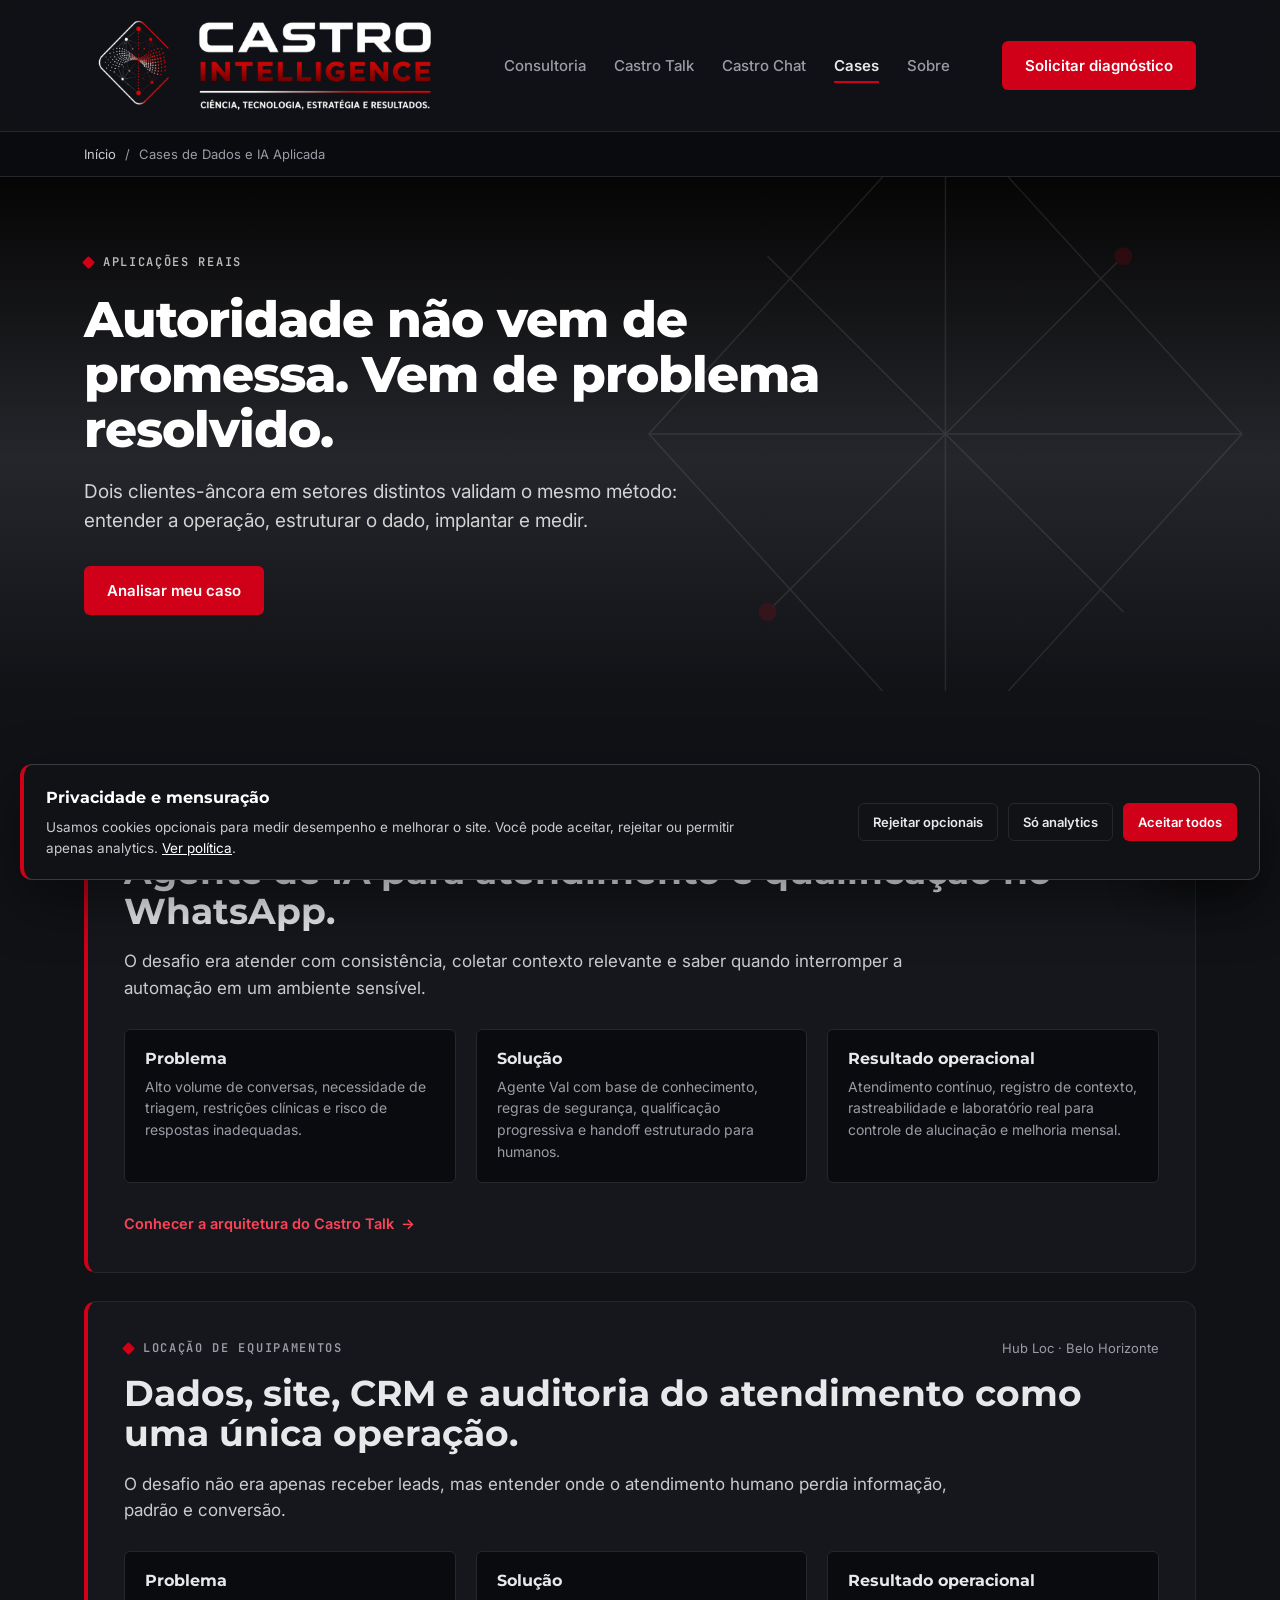
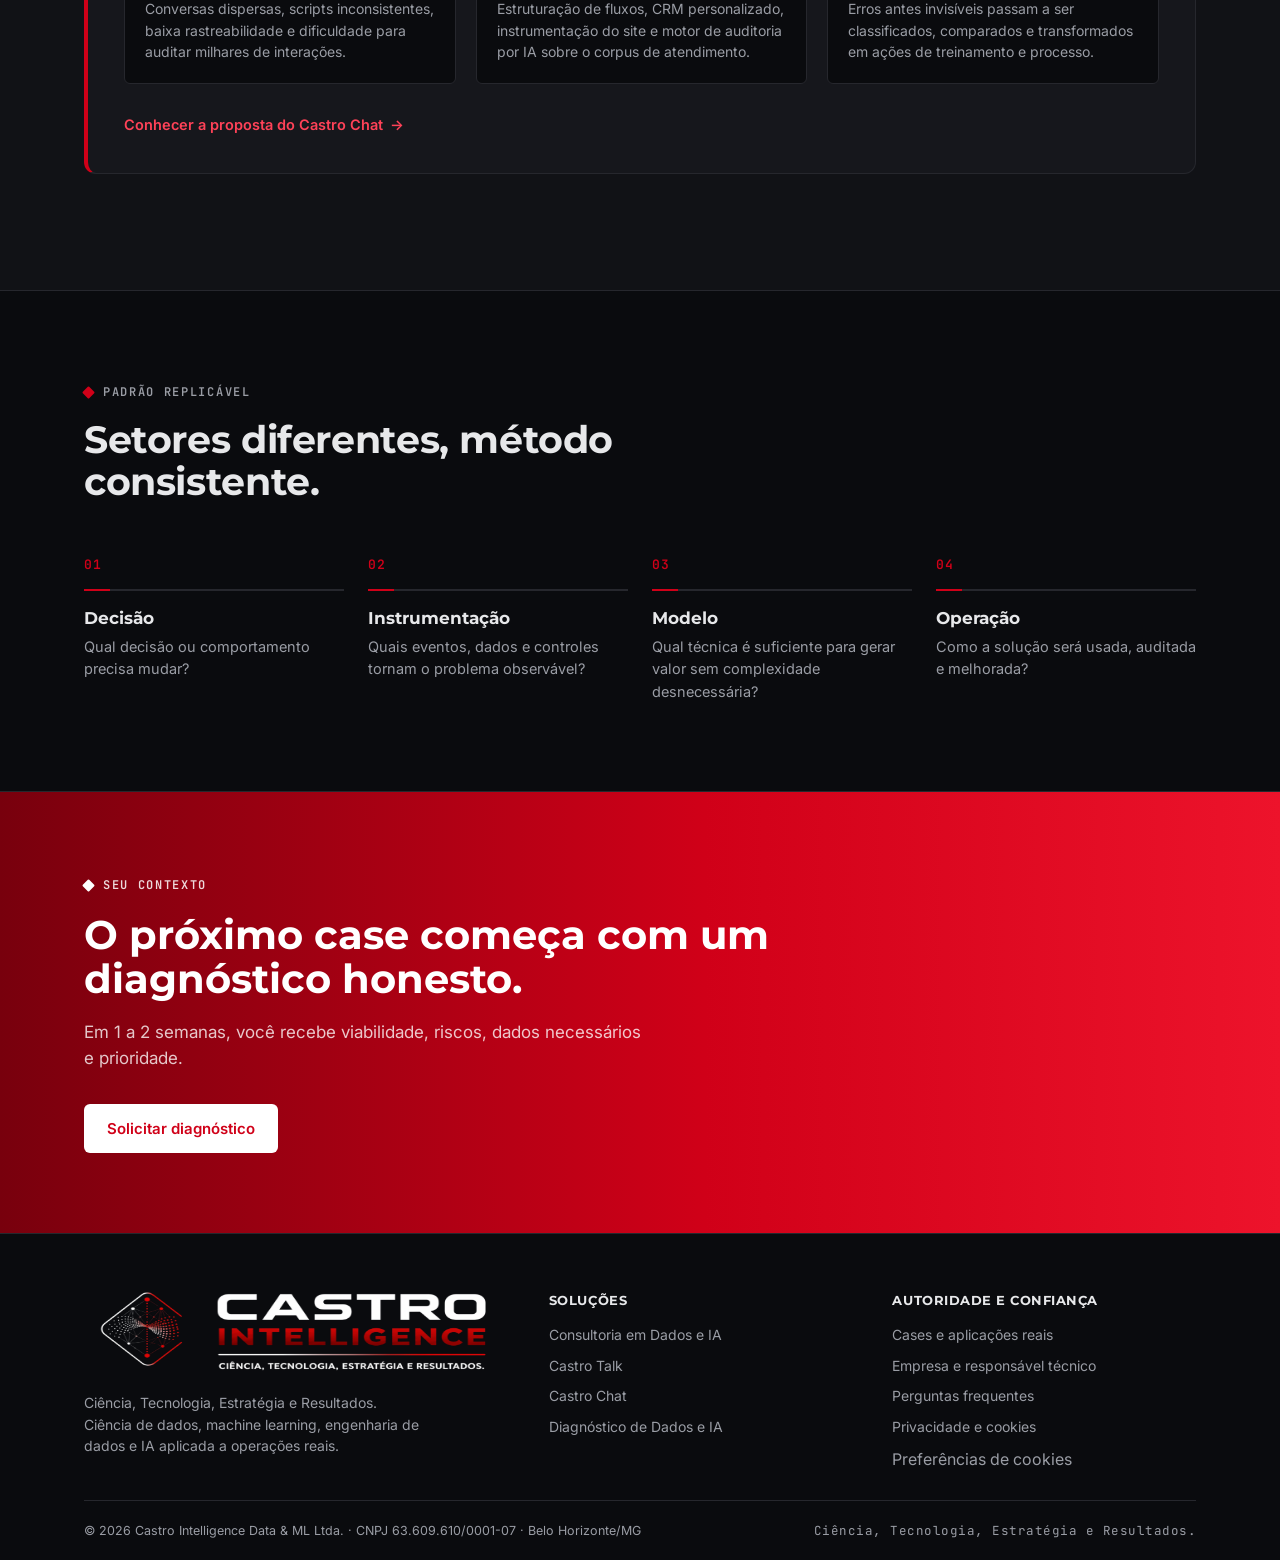
<file: cases.html>
<!DOCTYPE html>

<html data-funnel-stage="proof" data-page-name="cases" data-page-type="collection" data-product="" lang="pt-BR"><head>
<meta charset="utf-8"/>
<meta content="width=device-width, initial-scale=1" name="viewport"/>
<title>Cases de Dados e IA Aplicada | Castro Intelligence</title>
<meta content="Aplicações reais da Castro Intelligence em saúde especializada e locação de equipamentos: agentes de IA, auditoria de atendimento, dados e operação." name="description"/>
<meta content="index,follow,max-image-preview:large,max-snippet:-1,max-video-preview:-1" name="robots"/>
<meta content="Castro Intelligence Data &amp; ML Ltda." name="author"/>
<meta content="#111216" name="theme-color"/>
<link href="https://castrointelligence.com.br/cases.html" rel="canonical"/>
<link href="https://castrointelligence.com.br/cases.html" hreflang="pt-BR" rel="alternate"/>
<link href="https://castrointelligence.com.br/cases.html" hreflang="x-default" rel="alternate"/>
<link href="/assets/ci-icon-192.png" rel="icon" sizes="192x192" type="image/png"/><link href="/assets/ci-icon-192.png" rel="apple-touch-icon"/>
<link href="/manifest.webmanifest" rel="manifest"/>
<meta content="website" property="og:type"/>
<meta content="Castro Intelligence" property="og:site_name"/>
<meta content="pt_BR" property="og:locale"/>
<meta content="Cases de Dados e IA Aplicada" property="og:title"/>
<meta content="Projetos reais em saúde especializada e locação de equipamentos, com método e aprendizado transferível." property="og:description"/>
<meta content="https://castrointelligence.com.br/cases.html" property="og:url"/>
<meta content="https://castrointelligence.com.br/assets/ci-og.png" property="og:image"/>
<meta content="https://castrointelligence.com.br/assets/ci-og.png" property="og:image:secure_url"/>
<meta content="image/png" property="og:image:type"/>
<meta content="1200" property="og:image:width"/>
<meta content="630" property="og:image:height"/>
<meta content="Castro Intelligence — Ciência, Tecnologia, Estratégia e Resultados" property="og:image:alt"/>
<meta content="summary_large_image" name="twitter:card"/>
<meta content="Cases de Dados e IA Aplicada" name="twitter:title"/>
<meta content="Projetos reais em saúde especializada e locação de equipamentos, com método e aprendizado transferível." name="twitter:description"/>
<meta content="https://castrointelligence.com.br/assets/ci-og.png" name="twitter:image"/>
<script type="application/ld+json">{"@context":"https://schema.org","@graph":[{"@type":"Organization","@id":"https://castrointelligence.com.br/#organization","name":"Castro Intelligence Data & ML","legalName":"Castro Intelligence Data & ML Ltda.","alternateName":"Castro Intelligence","url":"https://castrointelligence.com.br/","logo":{"@type":"ImageObject","url":"https://castrointelligence.com.br/assets/ci-logo.png"},"image":"https://castrointelligence.com.br/assets/ci-og.png","email":"contato@castrointelligence.com.br","telephone":"+55-31-98277-9779","taxID":"63.609.610/0001-07","foundingDate":"2025-11-11","address":{"@type":"PostalAddress","addressLocality":"Belo Horizonte","addressRegion":"MG","addressCountry":"BR"},"areaServed":{"@type":"Country","name":"Brasil"},"founder":{"@id":"https://castrointelligence.com.br/#izael-castro"},"knowsAbout":["Ciência de dados","Machine learning","Engenharia de dados","Inteligência artificial aplicada","Agentes de IA","Analytics","Séries temporais","Processamento de linguagem natural","LGPD"]},{"@type":"Person","@id":"https://castrointelligence.com.br/#izael-castro","name":"Izael Castro","jobTitle":"Cientista de Dados e Consultor de IA","worksFor":{"@id":"https://castrointelligence.com.br/#organization"},"url":"https://castrointelligence.com.br/sobre.html","knowsAbout":["Machine learning","Deep learning","Engenharia de dados","IA generativa","Música computacional","Analytics"]},{"@type":"WebSite","@id":"https://castrointelligence.com.br/#website","url":"https://castrointelligence.com.br/","name":"Castro Intelligence","publisher":{"@id":"https://castrointelligence.com.br/#organization"},"inLanguage":"pt-BR"},{"@type":"WebPage","@id":"https://castrointelligence.com.br/cases.html#webpage","url":"https://castrointelligence.com.br/cases.html","name":"Cases de Dados e IA Aplicada | Castro Intelligence","description":"Aplicações reais da Castro Intelligence em saúde especializada e locação de equipamentos: agentes de IA, auditoria de atendimento, dados e operação.","isPartOf":{"@id":"https://castrointelligence.com.br/#website"},"about":{"@id":"https://castrointelligence.com.br/#organization"},"inLanguage":"pt-BR"},{"@type":"BreadcrumbList","@id":"https://castrointelligence.com.br/cases.html#breadcrumb","itemListElement":[{"@type":"ListItem","position":1,"name":"Início","item":"https://castrointelligence.com.br/"},{"@type":"ListItem","position":2,"name":"Cases de Dados e IA Aplicada","item":"https://castrointelligence.com.br/cases.html"}]}]}</script>
<script src="/assets/consent.js"></script>
<script src="/assets/seo-aeo.js"></script>
<!-- Google Tag Manager: carregado após o estado padrão do Consent Mode v2. -->
<script>
  (function(w,d,s,l,i){w[l]=w[l]||[];w[l].push({'gtm.start':
  new Date().getTime(),event:'gtm.js'});var f=d.getElementsByTagName(s)[0],
  j=d.createElement(s),dl=l!='dataLayer'?'&l='+l:'';j.async=true;j.src=
  'https://www.googletagmanager.com/gtm.js?id='+i+dl;f.parentNode.insertBefore(j,f);
  })(window,document,'script','dataLayer','GTM-5CB9PXD5');
  </script>
<link href="https://fonts.googleapis.com" rel="preconnect"/>
<link crossorigin="" href="https://fonts.gstatic.com" rel="preconnect"/>
<link href="https://fonts.googleapis.com/css2?family=Inter:wght@400;500;600;700&amp;family=JetBrains+Mono:wght@500;600&amp;family=Montserrat:wght@600;700;800&amp;display=swap" rel="stylesheet"/>
<link href="/assets/ci.css" rel="stylesheet"/>
</head><body id="top"><a class="skip-link" href="#conteudo">Ir para o conteúdo</a><noscript><iframe height="0" src="https://www.googletagmanager.com/ns.html?id=GTM-5CB9PXD5" style="display:none;visibility:hidden" title="Google Tag Manager" width="0"></iframe></noscript><header class="site-header">
<div class="container header-inner">
<a aria-label="Castro Intelligence — início" class="brand" href="/">
<img alt="Castro Intelligence" height="535" src="/assets/ci-logo-branca.png" width="2048"/>
</a>
<nav aria-label="Navegação principal" class="nav" id="nav">
<a href="/consultoria.html">Consultoria</a>
<a href="/castro-talk.html">Castro Talk</a>
<a href="/castro-chat.html">Castro Chat</a>
<a class="active" href="/cases.html">Cases</a>
<a href="/sobre.html">Sobre</a>
</nav>
<div class="header-cta">
<a class="btn btn-primary" data-event="generate_lead" data-gtm="cta-diagnostico" href="/diagnostico.html">Solicitar diagnóstico</a>
<button aria-expanded="false" aria-label="Abrir menu" class="menu-toggle" id="menuToggle"><span></span></button>
</div>
</div>
</header><div class="breadcrumb-wrap"><div class="container"><nav aria-label="Breadcrumb" class="breadcrumb"><a href="/">Início</a><span aria-hidden="true">/</span><span>Cases de Dados e IA Aplicada</span></nav></div></div><main id="conteudo"><section class="page-hero"><div aria-hidden="true" class="page-hero-mesh"><svg viewbox="0 0 520 520" xmlns="http://www.w3.org/2000/svg"><g fill="none" opacity=".55" stroke="#ffffff" stroke-width="1"><path d="M260 40 L460 260 L260 480 L60 260 Z"></path><path d="M260 40 L260 480 M60 260 L460 260"></path><path d="M140 140 L380 380 M380 140 L140 380"></path></g><g fill="#D00018"><circle cx="260" cy="40" r="8"></circle><circle cx="380" cy="140" r="6"></circle><circle cx="140" cy="380" r="6"></circle></g></svg></div><div class="container"><span class="eyebrow">Aplicações reais</span><h1>Autoridade não vem de promessa. Vem de problema resolvido.</h1><p class="lead">Dois clientes-âncora em setores distintos validam o mesmo método: entender a operação, estruturar o dado, implantar e medir.</p><div class="hero-cta"><a class="btn btn-primary" data-event="generate_lead" href="/diagnostico.html">Analisar meu caso</a></div></div></section>
<section class="section"><div class="container"><article class="case-study reveal"><div class="case-meta"><span class="eyebrow">Saúde especializada</span><span>Varizemed · Belo Horizonte</span></div><h2>Agente de IA para atendimento e qualificação no WhatsApp.</h2><p class="case-lead">O desafio era atender com consistência, coletar contexto relevante e saber quando interromper a automação em um ambiente sensível.</p><div class="case-grid"><div><h3>Problema</h3><p>Alto volume de conversas, necessidade de triagem, restrições clínicas e risco de respostas inadequadas.</p></div><div><h3>Solução</h3><p>Agente Val com base de conhecimento, regras de segurança, qualificação progressiva e handoff estruturado para humanos.</p></div><div><h3>Resultado operacional</h3><p>Atendimento contínuo, registro de contexto, rastreabilidade e laboratório real para controle de alucinação e melhoria mensal.</p></div></div><a class="card-link" href="/castro-talk.html">Conhecer a arquitetura do Castro Talk</a></article>
<article class="case-study reveal"><div class="case-meta"><span class="eyebrow">Locação de equipamentos</span><span>Hub Loc · Belo Horizonte</span></div><h2>Dados, site, CRM e auditoria do atendimento como uma única operação.</h2><p class="case-lead">O desafio não era apenas receber leads, mas entender onde o atendimento humano perdia informação, padrão e conversão.</p><div class="case-grid"><div><h3>Problema</h3><p>Conversas dispersas, scripts inconsistentes, baixa rastreabilidade e dificuldade para auditar milhares de interações.</p></div><div><h3>Solução</h3><p>Estruturação de fluxos, CRM personalizado, instrumentação do site e motor de auditoria por IA sobre o corpus de atendimento.</p></div><div><h3>Resultado operacional</h3><p>Erros antes invisíveis passam a ser classificados, comparados e transformados em ações de treinamento e processo.</p></div></div><a class="card-link" href="/castro-chat.html">Conhecer a proposta do Castro Chat</a></article></div></section>
<section class="section section-alt"><div class="container"><div class="section-head reveal"><span class="eyebrow">Padrão replicável</span><h2>Setores diferentes, método consistente.</h2></div><div class="steps"><div class="step reveal"><div class="step-line"></div><h3>Decisão</h3><p>Qual decisão ou comportamento precisa mudar?</p></div><div class="step reveal"><div class="step-line"></div><h3>Instrumentação</h3><p>Quais eventos, dados e controles tornam o problema observável?</p></div><div class="step reveal"><div class="step-line"></div><h3>Modelo</h3><p>Qual técnica é suficiente para gerar valor sem complexidade desnecessária?</p></div><div class="step reveal"><div class="step-line"></div><h3>Operação</h3><p>Como a solução será usada, auditada e melhorada?</p></div></div></div></section>
<section class="cta-band"><div class="container"><span class="eyebrow">Seu contexto</span><h2>O próximo case começa com um diagnóstico honesto.</h2><p>Em 1 a 2 semanas, você recebe viabilidade, riscos, dados necessários e prioridade.</p><div class="cta-actions"><a class="btn btn-primary" data-event="generate_lead" href="/diagnostico.html">Solicitar diagnóstico</a></div></div></section></main><footer class="site-footer">
<div class="container">
<div class="footer-inner">
<div class="footer-brand">
<img alt="Castro Intelligence" height="535" loading="lazy" src="/assets/ci-logo-branca.png" width="2048"/>
<p>Ciência, Tecnologia, Estratégia e Resultados. Ciência de dados, machine learning, engenharia de dados e IA aplicada a operações reais.</p>
</div>
<div class="footer-col">
<h4>Soluções</h4>
<a href="/consultoria.html">Consultoria em Dados e IA</a>
<a href="/castro-talk.html">Castro Talk</a>
<a href="/castro-chat.html">Castro Chat</a>
<a href="/diagnostico.html">Diagnóstico de Dados e IA</a>
</div>
<div class="footer-col">
<h4>Autoridade e confiança</h4>
<a href="/cases.html">Cases e aplicações reais</a>
<a href="/sobre.html">Empresa e responsável técnico</a>
<a href="/faq.html">Perguntas frequentes</a>
<a href="/privacidade.html">Privacidade e cookies</a>
<button class="footer-link-button" data-consent-settings="" type="button">Preferências de cookies</button>
</div>
</div>
<div class="footer-bottom">
<span>© <span id="year"></span> Castro Intelligence Data &amp; ML Ltda. · CNPJ 63.609.610/0001-07 · Belo Horizonte/MG</span>
<span class="slogan">Ciência, Tecnologia, Estratégia e Resultados.</span>
</div>
</div>
</footer>
<a aria-label="Falar com a Castro Intelligence pelo WhatsApp" class="floating-cta" data-event="generate_lead" data-gtm="whatsapp-flutuante" href="https://wa.me/5531982779779?text=Ol%C3%A1%2C%20vim%20pelo%20site%20da%20Castro%20Intelligence%20e%20quero%20conversar%20sobre%20um%20projeto." rel="noopener" target="_blank">WhatsApp</a><script src="/assets/ci.js"></script></body></html>
</file>
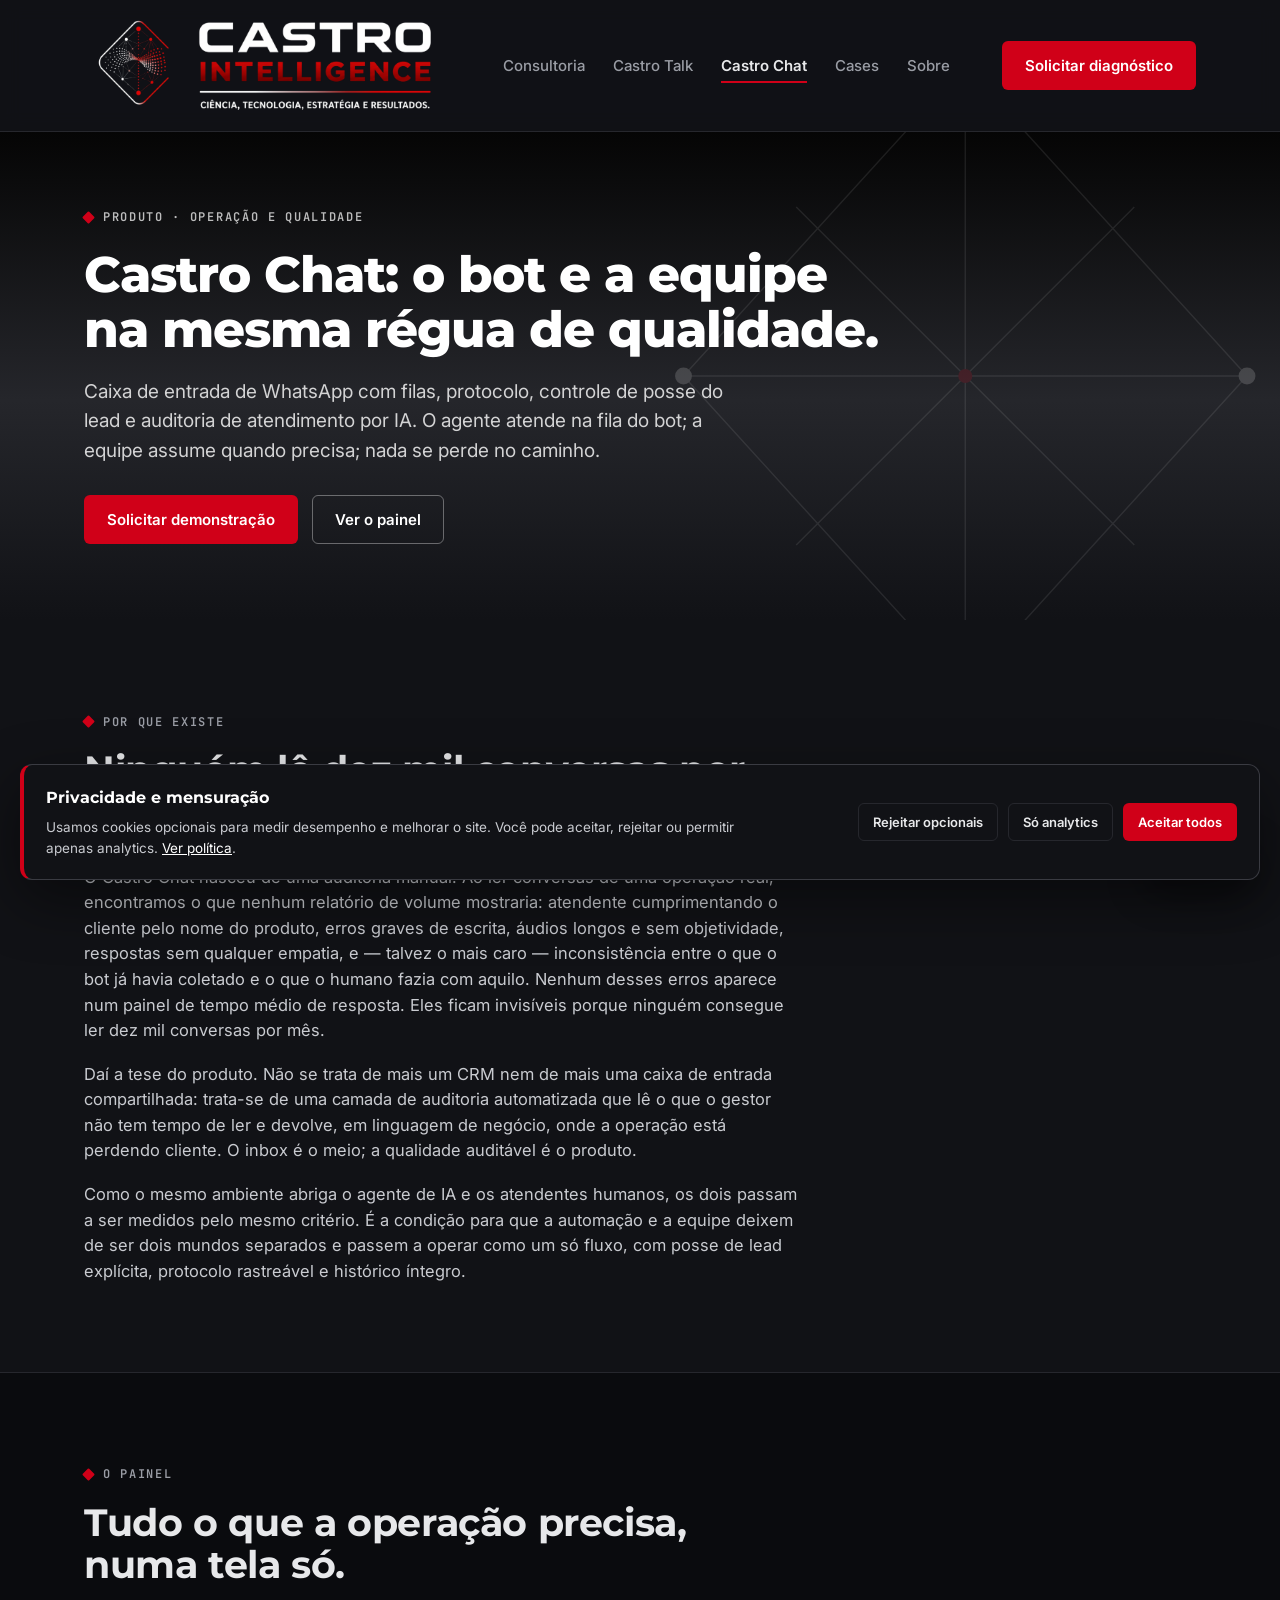
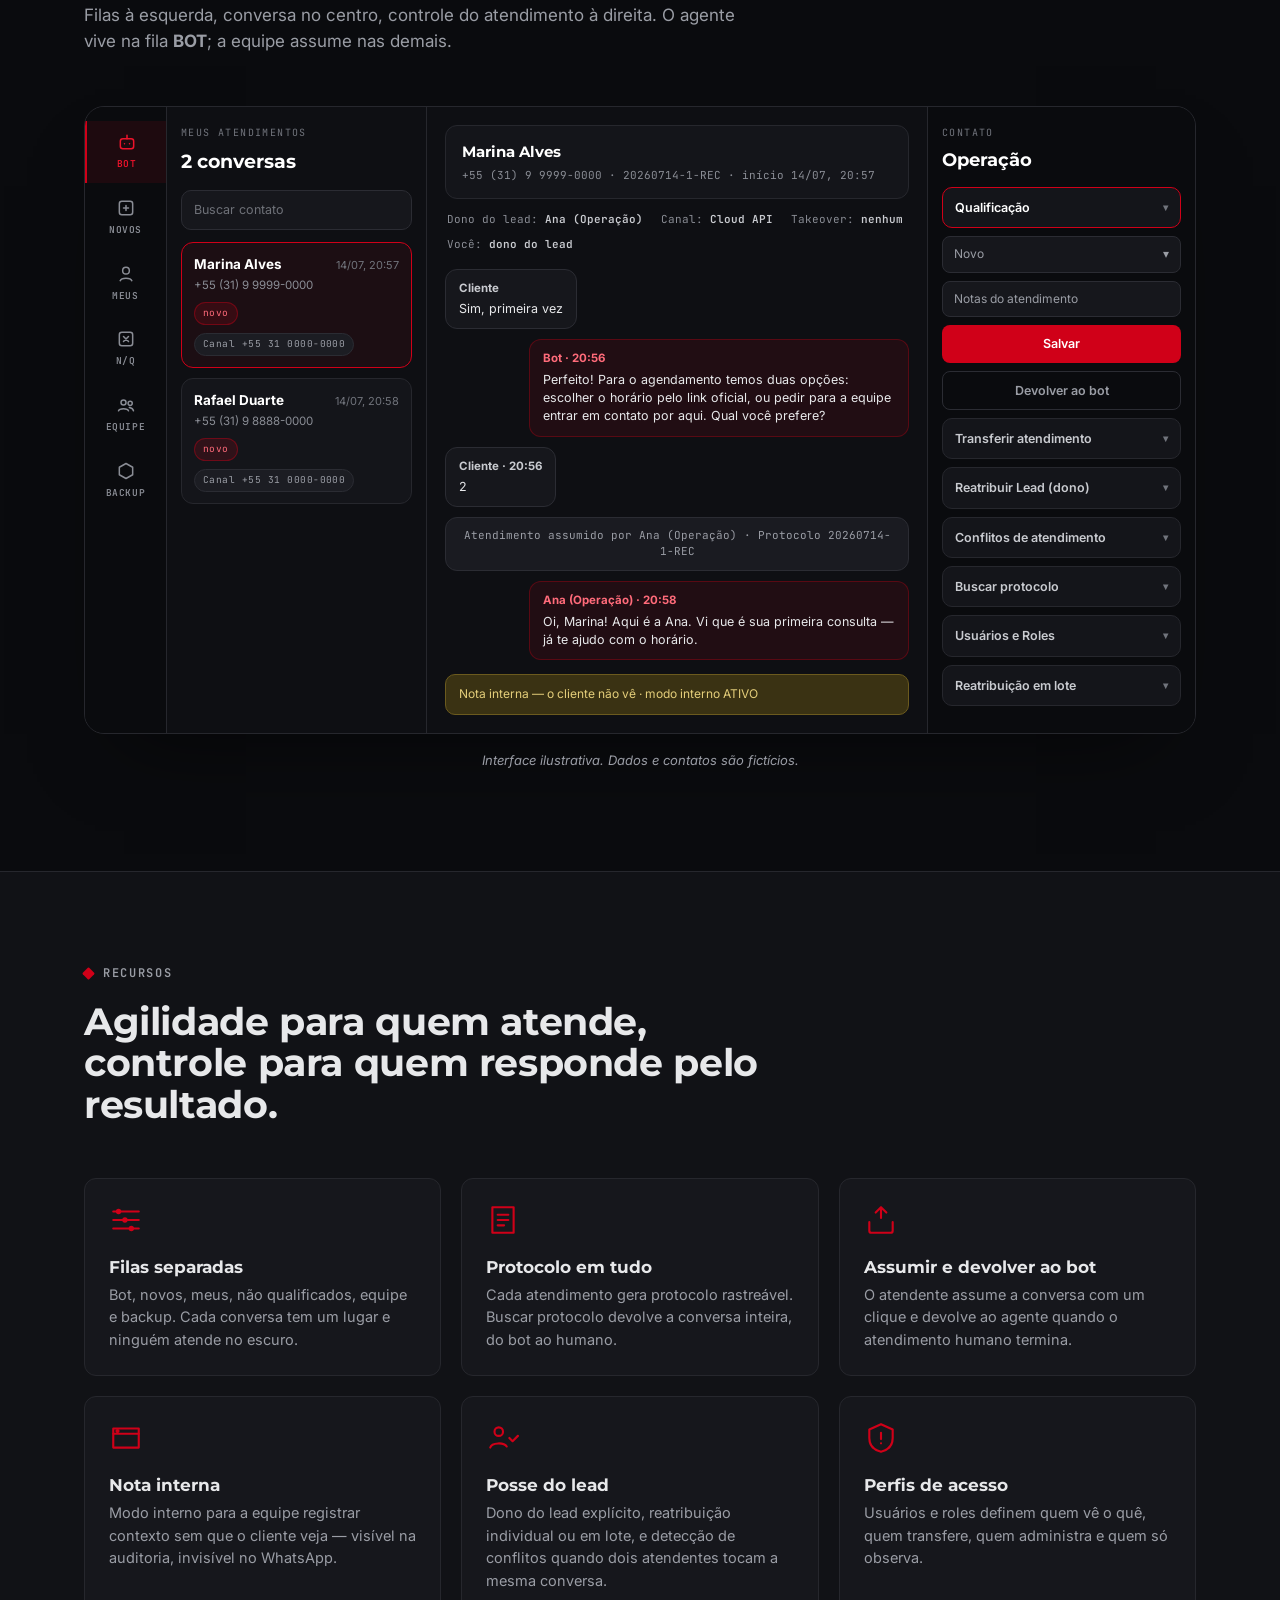
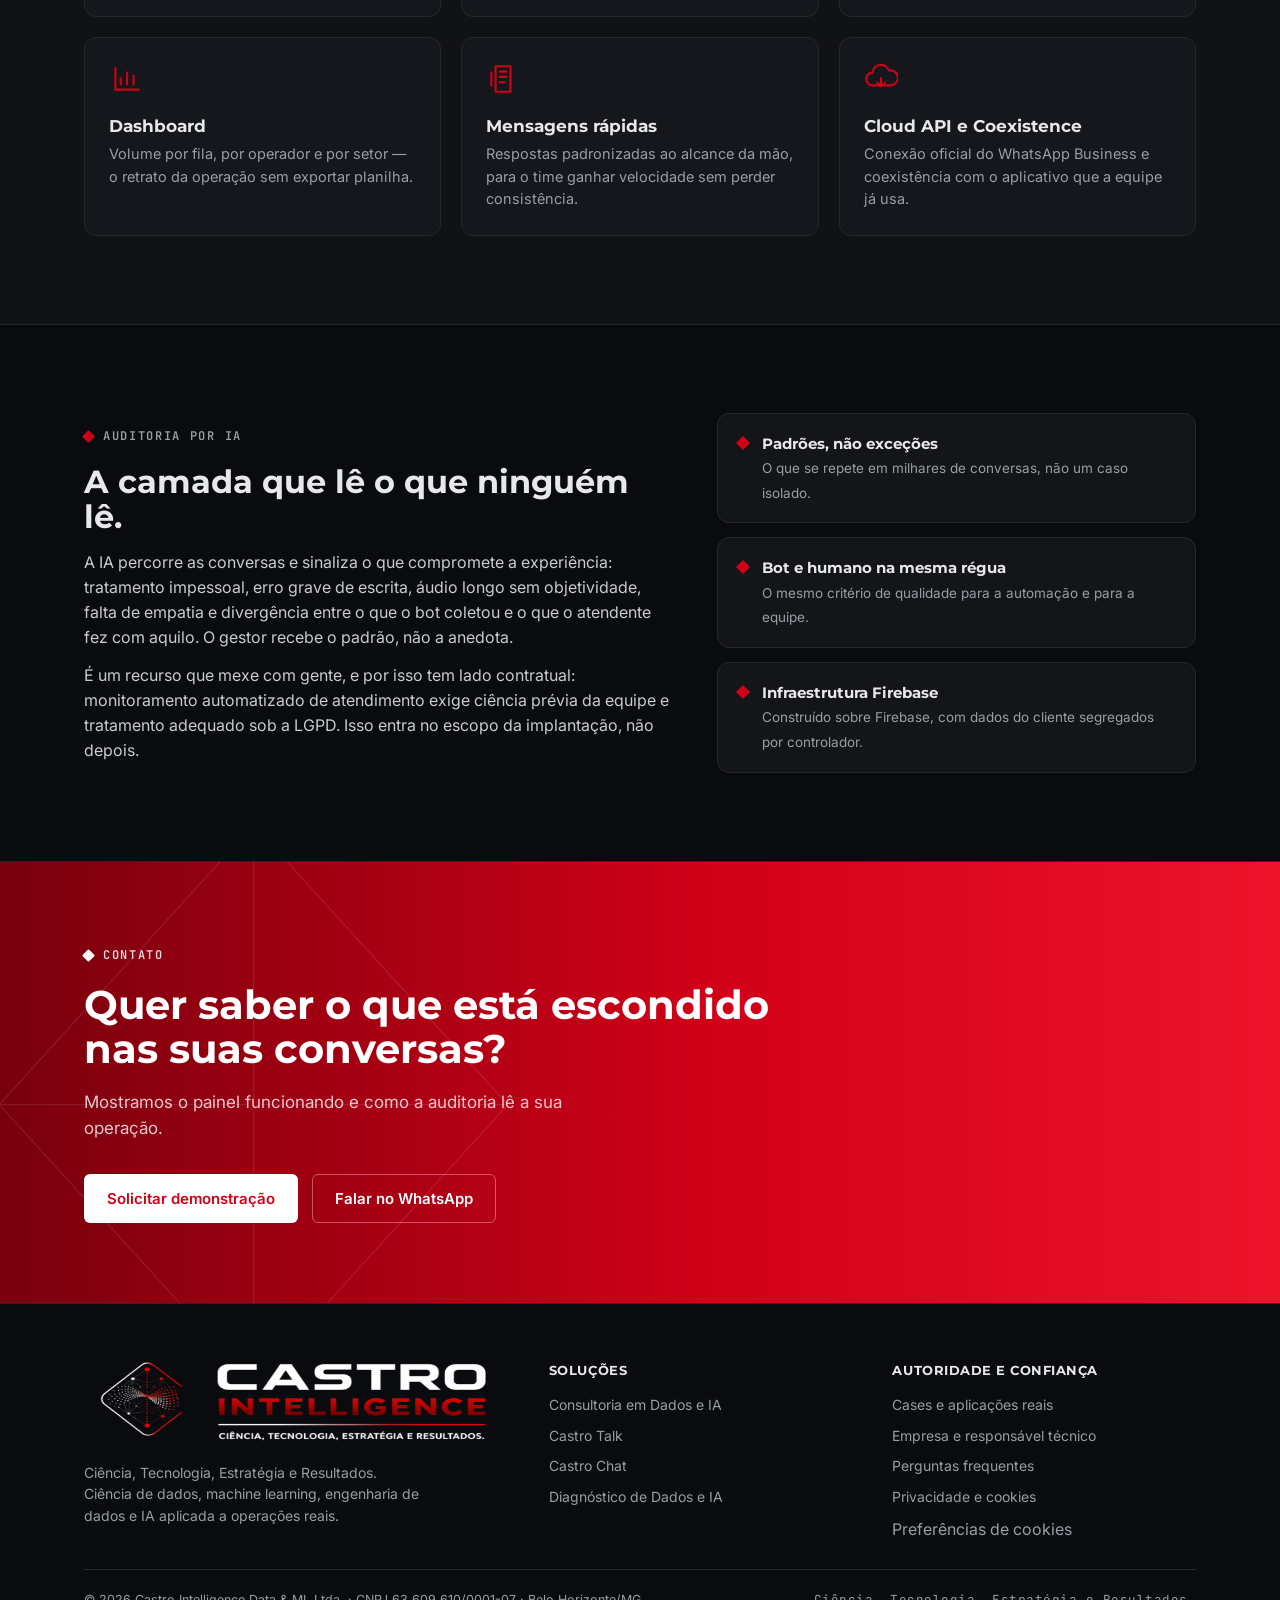
<file: castro-chat.html>
<!DOCTYPE html>

<html data-funnel-stage="consideration" data-page-name="castro_chat" data-page-type="product" data-product="Castro Chat" lang="pt-BR">
<head>
<meta charset="utf-8"/>
<meta content="width=device-width, initial-scale=1" name="viewport"/>
<title>Auditoria de Atendimento no WhatsApp por IA | Castro Chat</title>
<meta content="Inbox de WhatsApp com auditoria por IA, filas, protocolos, notas internas, perfis de acesso e análise da qualidade do atendimento humano." name="description"/>
<meta content="index,follow,max-image-preview:large,max-snippet:-1,max-video-preview:-1" name="robots"/>
<meta content="Castro Intelligence Data &amp; ML Ltda." name="author"/>
<meta content="#111216" name="theme-color"/>
<link href="https://castrointelligence.com.br/castro-chat.html" rel="canonical"/>
<link href="https://castrointelligence.com.br/castro-chat.html" hreflang="pt-BR" rel="alternate"/>
<link href="https://castrointelligence.com.br/castro-chat.html" hreflang="x-default" rel="alternate"/>
<link href="/assets/ci-icon-192.png" rel="icon" sizes="192x192" type="image/png"/><link href="/assets/ci-icon-192.png" rel="apple-touch-icon"/>
<link href="/manifest.webmanifest" rel="manifest"/>
<meta content="website" property="og:type"/>
<meta content="Castro Intelligence" property="og:site_name"/>
<meta content="pt_BR" property="og:locale"/>
<meta content="Castro Chat — Auditoria de Atendimento por IA" property="og:title"/>
<meta content="A camada que lê o corpus de conversas, detecta falhas e transforma atendimento em dado operacional." property="og:description"/>
<meta content="https://castrointelligence.com.br/castro-chat.html" property="og:url"/>
<meta content="https://castrointelligence.com.br/assets/ci-og.png" property="og:image"/>
<meta content="https://castrointelligence.com.br/assets/ci-og.png" property="og:image:secure_url"/>
<meta content="image/png" property="og:image:type"/>
<meta content="1200" property="og:image:width"/>
<meta content="630" property="og:image:height"/>
<meta content="Castro Intelligence — Ciência, Tecnologia, Estratégia e Resultados" property="og:image:alt"/>
<meta content="summary_large_image" name="twitter:card"/>
<meta content="Castro Chat — Auditoria de Atendimento por IA" name="twitter:title"/>
<meta content="A camada que lê o corpus de conversas, detecta falhas e transforma atendimento em dado operacional." name="twitter:description"/>
<meta content="https://castrointelligence.com.br/assets/ci-og.png" name="twitter:image"/>
<script type="application/ld+json">{"@context":"https://schema.org","@graph":[{"@type":"Organization","@id":"https://castrointelligence.com.br/#organization","name":"Castro Intelligence Data & ML","legalName":"Castro Intelligence Data & ML Ltda.","alternateName":"Castro Intelligence","url":"https://castrointelligence.com.br/","logo":{"@type":"ImageObject","url":"https://castrointelligence.com.br/assets/ci-logo.png"},"image":"https://castrointelligence.com.br/assets/ci-og.png","email":"contato@castrointelligence.com.br","telephone":"+55-31-98277-9779","taxID":"63.609.610/0001-07","foundingDate":"2025-11-11","address":{"@type":"PostalAddress","addressLocality":"Belo Horizonte","addressRegion":"MG","addressCountry":"BR"},"areaServed":{"@type":"Country","name":"Brasil"},"founder":{"@id":"https://castrointelligence.com.br/#izael-castro"},"knowsAbout":["Ciência de dados","Machine learning","Engenharia de dados","Inteligência artificial aplicada","Agentes de IA","Analytics","Séries temporais","Processamento de linguagem natural","LGPD"]},{"@type":"Person","@id":"https://castrointelligence.com.br/#izael-castro","name":"Izael Castro","jobTitle":"Cientista de Dados e Consultor de IA","worksFor":{"@id":"https://castrointelligence.com.br/#organization"},"url":"https://castrointelligence.com.br/sobre.html","knowsAbout":["Machine learning","Deep learning","Engenharia de dados","IA generativa","Música computacional","Analytics"]},{"@type":"WebSite","@id":"https://castrointelligence.com.br/#website","url":"https://castrointelligence.com.br/","name":"Castro Intelligence","publisher":{"@id":"https://castrointelligence.com.br/#organization"},"inLanguage":"pt-BR"},{"@type":"WebPage","@id":"https://castrointelligence.com.br/castro-chat.html#webpage","url":"https://castrointelligence.com.br/castro-chat.html","name":"Auditoria de Atendimento no WhatsApp por IA | Castro Chat","description":"Inbox de WhatsApp com auditoria por IA, filas, protocolos, notas internas, perfis de acesso e análise da qualidade do atendimento humano.","isPartOf":{"@id":"https://castrointelligence.com.br/#website"},"about":{"@id":"https://castrointelligence.com.br/#organization"},"inLanguage":"pt-BR"},{"@type":"BreadcrumbList","@id":"https://castrointelligence.com.br/castro-chat.html#breadcrumb","itemListElement":[{"@type":"ListItem","position":1,"name":"Início","item":"https://castrointelligence.com.br/"},{"@type":"ListItem","position":2,"name":"Castro Chat","item":"https://castrointelligence.com.br/castro-chat.html"}]},{"@type":"SoftwareApplication","@id":"https://castrointelligence.com.br/castro-chat.html#software","name":"Castro Chat","applicationCategory":"BusinessApplication","operatingSystem":"Web e WhatsApp Business","description":"Inbox de WhatsApp com auditoria por IA, filas, protocolos, notas internas, perfis de acesso e análise da qualidade do atendimento humano.","url":"https://castrointelligence.com.br/castro-chat.html","publisher":{"@id":"https://castrointelligence.com.br/#organization"},"inLanguage":"pt-BR"}]}</script>
<script src="/assets/consent.js"></script>
<script src="/assets/seo-aeo.js"></script>
<!-- Google Tag Manager: carregado após o estado padrão do Consent Mode v2. -->
<script>
  (function(w,d,s,l,i){w[l]=w[l]||[];w[l].push({'gtm.start':
  new Date().getTime(),event:'gtm.js'});var f=d.getElementsByTagName(s)[0],
  j=d.createElement(s),dl=l!='dataLayer'?'&l='+l:'';j.async=true;j.src=
  'https://www.googletagmanager.com/gtm.js?id='+i+dl;f.parentNode.insertBefore(j,f);
  })(window,document,'script','dataLayer','GTM-5CB9PXD5');
  </script>
<link href="https://fonts.googleapis.com" rel="preconnect"/>
<link crossorigin="" href="https://fonts.gstatic.com" rel="preconnect"/>
<link href="https://fonts.googleapis.com/css2?family=Inter:wght@400;500;600;700&amp;family=JetBrains+Mono:wght@500;600&amp;family=Montserrat:wght@600;700;800&amp;display=swap" rel="stylesheet"/>
<link href="/assets/ci.css" rel="stylesheet"/>
</head>
<body id="top"><a class="skip-link" href="#conteudo">Ir para o conteúdo</a><noscript><iframe height="0" src="https://www.googletagmanager.com/ns.html?id=GTM-5CB9PXD5" style="display:none;visibility:hidden" title="Google Tag Manager" width="0"></iframe></noscript>
<header class="site-header">
<div class="container header-inner">
<a aria-label="Castro Intelligence — início" class="brand" href="/">
<img alt="Castro Intelligence" height="535" src="/assets/ci-logo-branca.png" width="2048"/>
</a>
<nav aria-label="Navegação principal" class="nav" id="nav">
<a href="/consultoria.html">Consultoria</a>
<a href="/castro-talk.html">Castro Talk</a>
<a class="active" href="/castro-chat.html">Castro Chat</a>
<a href="/cases.html">Cases</a>
<a href="/sobre.html">Sobre</a>
</nav>
<div class="header-cta">
<a class="btn btn-primary" data-event="generate_lead" data-gtm="cta-diagnostico" href="/diagnostico.html">Solicitar diagnóstico</a>
<button aria-expanded="false" aria-label="Abrir menu" class="menu-toggle" id="menuToggle"><span></span></button>
</div>
</div>
</header><main id="conteudo">
<!-- ================= HERO ================= -->
<section class="page-hero">
<div aria-hidden="true" class="page-hero-mesh">
<svg viewbox="0 0 520 520" xmlns="http://www.w3.org/2000/svg">
<g fill="none" opacity=".55" stroke="#ffffff" stroke-width="1">
<path d="M260 40 L460 260 L260 480 L60 260 Z"></path><path d="M260 40 L260 480 M60 260 L460 260"></path>
<path d="M140 140 L380 380 M380 140 L140 380"></path>
</g>
<g>
<circle cx="260" cy="40" fill="#ED132B" r="8"></circle><circle cx="460" cy="260" fill="#fff" r="6"></circle>
<circle cx="260" cy="480" fill="#ED132B" r="8"></circle><circle cx="60" cy="260" fill="#fff" r="6"></circle>
<circle cx="260" cy="260" fill="#ED132B" r="5"></circle>
</g>
</svg>
</div>
<div class="container">
<span class="eyebrow">Produto · Operação e qualidade</span>
<h1>Castro Chat: o bot e a equipe na mesma régua de qualidade.</h1>
<p class="lead">
        Caixa de entrada de WhatsApp com filas, protocolo, controle de posse do lead e
        auditoria de atendimento por IA. O agente atende na fila do bot; a equipe assume
        quando precisa; nada se perde no caminho.
      </p>
<div class="hero-cta">
<a class="btn btn-primary" href="#contato">Solicitar demonstração</a>
<a class="btn btn-outline-light" href="#painel">Ver o painel</a>
</div>
</div>
</section>
<!-- ================= POR QUE EXISTE ================= -->
<section class="section">
<div class="container">
<div class="section-head reveal" style="margin-bottom:32px">
<span class="eyebrow">Por que existe</span>
<h2>Ninguém lê dez mil conversas por mês. A IA lê.</h2>
</div>
<div class="prose reveal">
<p>
          O Castro Chat nasceu de uma auditoria manual. Ao ler conversas de uma operação real,
          encontramos o que nenhum relatório de volume mostraria: atendente cumprimentando o
          cliente pelo nome do produto, erros graves de escrita, áudios longos e sem objetividade,
          respostas sem qualquer empatia, e — talvez o mais caro — inconsistência entre o que o
          bot já havia coletado e o que o humano fazia com aquilo. Nenhum desses erros aparece
          num painel de tempo médio de resposta. Eles ficam invisíveis porque ninguém consegue
          ler dez mil conversas por mês.
        </p>
<p>
          Daí a tese do produto. Não se trata de mais um CRM nem de mais uma caixa de entrada
          compartilhada: trata-se de uma camada de auditoria automatizada que lê o que o gestor
          não tem tempo de ler e devolve, em linguagem de negócio, onde a operação está perdendo
          cliente. O inbox é o meio; a qualidade auditável é o produto.
        </p>
<p>
          Como o mesmo ambiente abriga o agente de IA e os atendentes humanos, os dois passam a
          ser medidos pelo mesmo critério. É a condição para que a automação e a equipe deixem de
          ser dois mundos separados e passem a operar como um só fluxo, com posse de lead
          explícita, protocolo rastreável e histórico íntegro.
        </p>
</div>
</div>
</section>
<!-- ================= PAINEL ================= -->
<section class="section section-alt" id="painel">
<div class="container">
<div class="section-head reveal">
<span class="eyebrow">O painel</span>
<h2>Tudo o que a operação precisa, numa tela só.</h2>
<p>Filas à esquerda, conversa no centro, controle do atendimento à direita.
           O agente vive na fila <strong>BOT</strong>; a equipe assume nas demais.</p>
</div>
<div aria-label="Réplica ilustrativa da interface do Castro Chat" class="app-shell reveal">
<!-- Rail de filas -->
<div class="app-rail">
<div class="rail-item on">
<svg class="ri" fill="none" stroke="currentColor" stroke-linecap="round" stroke-width="1.8" viewbox="0 0 24 24"><rect height="12" rx="3" width="16" x="4" y="8"></rect><path d="M12 4v4M9 14h.01M15 14h.01"></path></svg>
<b>BOT</b>
</div>
<div class="rail-item">
<svg class="ri" fill="none" stroke="currentColor" stroke-linecap="round" stroke-width="1.8" viewbox="0 0 24 24"><rect height="16" rx="3" width="16" x="4" y="4"></rect><path d="M12 9v6M9 12h6"></path></svg>
<b>NOVOS</b>
</div>
<div class="rail-item">
<svg class="ri" fill="none" stroke="currentColor" stroke-linecap="round" stroke-width="1.8" viewbox="0 0 24 24"><circle cx="12" cy="8" r="4"></circle><path d="M5 20c1.5-4 12.5-4 14 0"></path></svg>
<b>MEUS</b>
</div>
<div class="rail-item">
<svg class="ri" fill="none" stroke="currentColor" stroke-linecap="round" stroke-width="1.8" viewbox="0 0 24 24"><rect height="16" rx="3" width="16" x="4" y="4"></rect><path d="M9 9l6 6M15 9l-6 6"></path></svg>
<b>N/Q</b>
</div>
<div class="rail-item">
<svg class="ri" fill="none" stroke="currentColor" stroke-linecap="round" stroke-width="1.8" viewbox="0 0 24 24"><circle cx="9" cy="9" r="3"></circle><circle cx="17" cy="10" r="2.5"></circle><path d="M3 19c1-3.5 11-3.5 12 0M16 15c3 .4 4.6 1.9 5 4"></path></svg>
<b>EQUIPE</b>
</div>
<div class="rail-item">
<svg class="ri" fill="none" stroke="currentColor" stroke-linejoin="round" stroke-width="1.8" viewbox="0 0 24 24"><path d="M12 3l8 4.5v9L12 21l-8-4.5v-9z"></path></svg>
<b>BACKUP</b>
</div>
</div>
<!-- Lista -->
<div class="app-list">
<div class="lbl">Meus atendimentos</div>
<h4>2 conversas</h4>
<div class="fake-input">Buscar contato</div>
<div class="conv on">
<div class="conv-top"><b>Marina Alves</b><i>14/07, 20:57</i></div>
<small>+55 (31) 9 9999-0000</small>
<span class="pill pill-red">novo</span>
<span class="pill pill-gray">Canal +55 31 0000-0000</span>
</div>
<div class="conv">
<div class="conv-top"><b>Rafael Duarte</b><i>14/07, 20:58</i></div>
<small>+55 (31) 9 8888-0000</small>
<span class="pill pill-red">novo</span>
<span class="pill pill-gray">Canal +55 31 0000-0000</span>
</div>
</div>
<!-- Conversa -->
<div class="app-main">
<div class="main-head">
<b>Marina Alves</b>
<small>+55 (31) 9 9999-0000 · 20260714-1-REC · início 14/07, 20:57</small>
</div>
<div class="meta-row">
<span>Dono do lead: <b>Ana (Operação)</b></span>
<span>Canal: <b>Cloud API</b></span>
<span>Takeover: <b>nenhum</b></span>
<span>Você: <b>dono do lead</b></span>
</div>
<div class="app-msgs">
<div class="m m-cli"><b>Cliente</b>Sim, primeira vez</div>
<div class="m m-bot"><b>Bot · 20:56</b>Perfeito! Para o agendamento temos duas opções: escolher o horário pelo link oficial, ou pedir para a equipe entrar em contato por aqui. Qual você prefere?</div>
<div class="m m-cli"><b>Cliente · 20:56</b>2</div>
<div class="m m-sys">Atendimento assumido por Ana (Operação) · Protocolo 20260714-1-REC</div>
<div class="m m-bot"><b>Ana (Operação) · 20:58</b>Oi, Marina! Aqui é a Ana. Vi que é sua primeira consulta — já te ajudo com o horário.</div>
</div>
<div class="internal-bar">Nota interna — o cliente não vê · modo interno ATIVO</div>
</div>
<!-- Painel de contato -->
<div class="app-side">
<div class="lbl">Contato</div>
<h4>Operação</h4>
<div class="acc on">Qualificação <i>▾</i></div>
<div class="side-field">Novo <span>▾</span></div>
<div class="side-field">Notas do atendimento</div>
<div class="side-btn">Salvar</div>
<div class="side-btn sec">Devolver ao bot</div>
<div class="acc">Transferir atendimento <i>▾</i></div>
<div class="acc">Reatribuir Lead (dono) <i>▾</i></div>
<div class="acc">Conflitos de atendimento <i>▾</i></div>
<div class="acc">Buscar protocolo <i>▾</i></div>
<div class="acc">Usuários e Roles <i>▾</i></div>
<div class="acc">Reatribuição em lote <i>▾</i></div>
</div>
</div>
<p class="app-caption">Interface ilustrativa. Dados e contatos são fictícios.</p>
</div>
</section>
<!-- ================= RECURSOS ================= -->
<section class="section">
<div class="container">
<div class="section-head reveal">
<span class="eyebrow">Recursos</span>
<h2>Agilidade para quem atende, controle para quem responde pelo resultado.</h2>
</div>
<div class="features">
<div class="feature reveal">
<svg class="fi" fill="none" stroke="currentColor" stroke-linecap="round" stroke-width="2" viewbox="0 0 32 32"><path d="M4 8h24M4 16h24M4 24h24"></path><circle cx="9" cy="8" fill="currentColor" r="1.5"></circle><circle cx="15" cy="16" fill="currentColor" r="1.5"></circle><circle cx="21" cy="24" fill="currentColor" r="1.5"></circle></svg>
<h3>Filas separadas</h3>
<p>Bot, novos, meus, não qualificados, equipe e backup. Cada conversa tem um lugar
             e ninguém atende no escuro.</p>
</div>
<div class="feature reveal">
<svg class="fi" fill="none" stroke="currentColor" stroke-linecap="round" stroke-linejoin="round" stroke-width="2" viewbox="0 0 32 32"><path d="M6 4h20v24H6z"></path><path d="M11 11h10M11 16h10M11 21h6"></path></svg>
<h3>Protocolo em tudo</h3>
<p>Cada atendimento gera protocolo rastreável. Buscar protocolo devolve a conversa
             inteira, do bot ao humano.</p>
</div>
<div class="feature reveal">
<svg class="fi" fill="none" stroke="currentColor" stroke-linecap="round" stroke-linejoin="round" stroke-width="2" viewbox="0 0 32 32"><path d="M16 4v10M11 9l5-5 5 5"></path><path d="M5 18v8a2 2 0 002 2h18a2 2 0 002-2v-8"></path></svg>
<h3>Assumir e devolver ao bot</h3>
<p>O atendente assume a conversa com um clique e devolve ao agente quando o
             atendimento humano termina.</p>
</div>
<div class="feature reveal">
<svg class="fi" fill="none" stroke="currentColor" stroke-linecap="round" stroke-linejoin="round" stroke-width="2" viewbox="0 0 32 32"><path d="M4 7h24v18H4z"></path><path d="M4 12h24"></path><circle cx="8" cy="9.5" fill="currentColor" r="1"></circle></svg>
<h3>Nota interna</h3>
<p>Modo interno para a equipe registrar contexto sem que o cliente veja — visível
             na auditoria, invisível no WhatsApp.</p>
</div>
<div class="feature reveal">
<svg class="fi" fill="none" stroke="currentColor" stroke-linecap="round" stroke-linejoin="round" stroke-width="2" viewbox="0 0 32 32"><circle cx="12" cy="10" r="4"></circle><path d="M4 25c1.5-5 13-5 15.5-1"></path><path d="M22 16l3 3 5-5"></path></svg>
<h3>Posse do lead</h3>
<p>Dono do lead explícito, reatribuição individual ou em lote, e detecção de
             conflitos quando dois atendentes tocam a mesma conversa.</p>
</div>
<div class="feature reveal">
<svg class="fi" fill="none" stroke="currentColor" stroke-linecap="round" stroke-linejoin="round" stroke-width="2" viewbox="0 0 32 32"><path d="M16 3l11 5v8c0 7-4.6 11.4-11 13-6.4-1.6-11-6-11-13V8z"></path><path d="M16 11v6M16 21h.01"></path></svg>
<h3>Perfis de acesso</h3>
<p>Usuários e roles definem quem vê o quê, quem transfere, quem administra e
             quem só observa.</p>
</div>
<div class="feature reveal">
<svg class="fi" fill="none" stroke="currentColor" stroke-linecap="round" stroke-linejoin="round" stroke-width="2" viewbox="0 0 32 32"><path d="M6 26V6M6 26h22"></path><path d="M11 21v-6M17 21v-11M23 21v-8"></path></svg>
<h3>Dashboard</h3>
<p>Volume por fila, por operador e por setor — o retrato da operação sem
             exportar planilha.</p>
</div>
<div class="feature reveal">
<svg class="fi" fill="none" stroke="currentColor" stroke-linecap="round" stroke-linejoin="round" stroke-width="2" viewbox="0 0 32 32"><path d="M9 4h14v24H9z"></path><path d="M13 9h6M13 14h6M13 19h4"></path><path d="M5 10v12"></path></svg>
<h3>Mensagens rápidas</h3>
<p>Respostas padronizadas ao alcance da mão, para o time ganhar velocidade sem
             perder consistência.</p>
</div>
<div class="feature reveal">
<svg class="fi" fill="none" stroke="currentColor" stroke-linecap="round" stroke-linejoin="round" stroke-width="2" viewbox="0 0 32 32"><path d="M8 22a6 6 0 010-12 8 8 0 0115.5-2A5.5 5.5 0 0126 22z"></path><path d="M16 15v8M12.5 19.5L16 23l3.5-3.5"></path></svg>
<h3>Cloud API e Coexistence</h3>
<p>Conexão oficial do WhatsApp Business e coexistência com o aplicativo que a
             equipe já usa.</p>
</div>
</div>
</div>
</section>
<!-- ================= AUDITORIA ================= -->
<section class="section section-alt">
<div class="container">
<div class="trust">
<div class="reveal">
<span class="eyebrow">Auditoria por IA</span>
<h2>A camada que lê o que ninguém lê.</h2>
<p>
            A IA percorre as conversas e sinaliza o que compromete a experiência: tratamento
            impessoal, erro grave de escrita, áudio longo sem objetividade, falta de empatia e
            divergência entre o que o bot coletou e o que o atendente fez com aquilo. O gestor
            recebe o padrão, não a anedota.
          </p>
<p style="margin-top:14px">
            É um recurso que mexe com gente, e por isso tem lado contratual: monitoramento
            automatizado de atendimento exige ciência prévia da equipe e tratamento adequado sob
            a LGPD. Isso entra no escopo da implantação, não depois.
          </p>
</div>
<div class="trust-badges reveal">
<div class="badge"><span aria-hidden="true" class="dot"></span>
<div><strong>Padrões, não exceções</strong><span>O que se repete em milhares de conversas, não um caso isolado.</span></div></div>
<div class="badge"><span aria-hidden="true" class="dot"></span>
<div><strong>Bot e humano na mesma régua</strong><span>O mesmo critério de qualidade para a automação e para a equipe.</span></div></div>
<div class="badge"><span aria-hidden="true" class="dot"></span>
<div><strong>Infraestrutura Firebase</strong><span>Construído sobre Firebase, com dados do cliente segregados por controlador.</span></div></div>
</div>
</div>
</div>
</section>
<!-- ================= CTA ================= -->
<section class="cta-band" id="contato">
<div aria-hidden="true" class="cta-mesh">
<svg viewbox="0 0 520 520" xmlns="http://www.w3.org/2000/svg">
<g fill="none" opacity=".6" stroke="#ffffff" stroke-width="1">
<path d="M260 40 L460 260 L260 480 L60 260 Z"></path><path d="M260 40 L260 480 M60 260 L460 260"></path>
</g>
<g><circle cx="260" cy="40" fill="#ED132B" r="8"></circle><circle cx="260" cy="480" fill="#ED132B" r="8"></circle>
<circle cx="260" cy="260" fill="#ED132B" r="5"></circle></g>
</svg>
</div>
<div class="container">
<span class="eyebrow">Contato</span>
<h2>Quer saber o que está escondido nas suas conversas?</h2>
<p>Mostramos o painel funcionando e como a auditoria lê a sua operação.</p>
<div class="cta-actions">
<a class="btn btn-primary" data-event="generate_lead" data-gtm="email-contato" href="/diagnostico.html">Solicitar demonstração</a>
<a class="btn btn-outline-light" data-event="generate_lead" data-gtm="whatsapp-contato" href="https://wa.me/5531982779779" rel="noopener" target="_blank">Falar no WhatsApp</a>
</div>
</div>
</section>
</main><footer class="site-footer">
<div class="container">
<div class="footer-inner">
<div class="footer-brand">
<img alt="Castro Intelligence" height="535" loading="lazy" src="/assets/ci-logo-branca.png" width="2048"/>
<p>Ciência, Tecnologia, Estratégia e Resultados. Ciência de dados, machine learning, engenharia de dados e IA aplicada a operações reais.</p>
</div>
<div class="footer-col">
<h4>Soluções</h4>
<a href="/consultoria.html">Consultoria em Dados e IA</a>
<a href="/castro-talk.html">Castro Talk</a>
<a href="/castro-chat.html">Castro Chat</a>
<a href="/diagnostico.html">Diagnóstico de Dados e IA</a>
</div>
<div class="footer-col">
<h4>Autoridade e confiança</h4>
<a href="/cases.html">Cases e aplicações reais</a>
<a href="/sobre.html">Empresa e responsável técnico</a>
<a href="/faq.html">Perguntas frequentes</a>
<a href="/privacidade.html">Privacidade e cookies</a>
<button class="footer-link-button" data-consent-settings="" type="button">Preferências de cookies</button>
</div>
</div>
<div class="footer-bottom">
<span>© <span id="year"></span> Castro Intelligence Data &amp; ML Ltda. · CNPJ 63.609.610/0001-07 · Belo Horizonte/MG</span>
<span class="slogan">Ciência, Tecnologia, Estratégia e Resultados.</span>
</div>
</div>
</footer>
<script src="/assets/ci.js"></script>
<a aria-label="Falar com a Castro Intelligence pelo WhatsApp" class="floating-cta" data-event="generate_lead" data-gtm="whatsapp-flutuante" href="https://wa.me/5531982779779?text=Ol%C3%A1%2C%20vim%20pelo%20site%20da%20Castro%20Intelligence%20e%20quero%20conversar%20sobre%20um%20projeto." rel="noopener" target="_blank">WhatsApp</a></body>
</html>
</file>
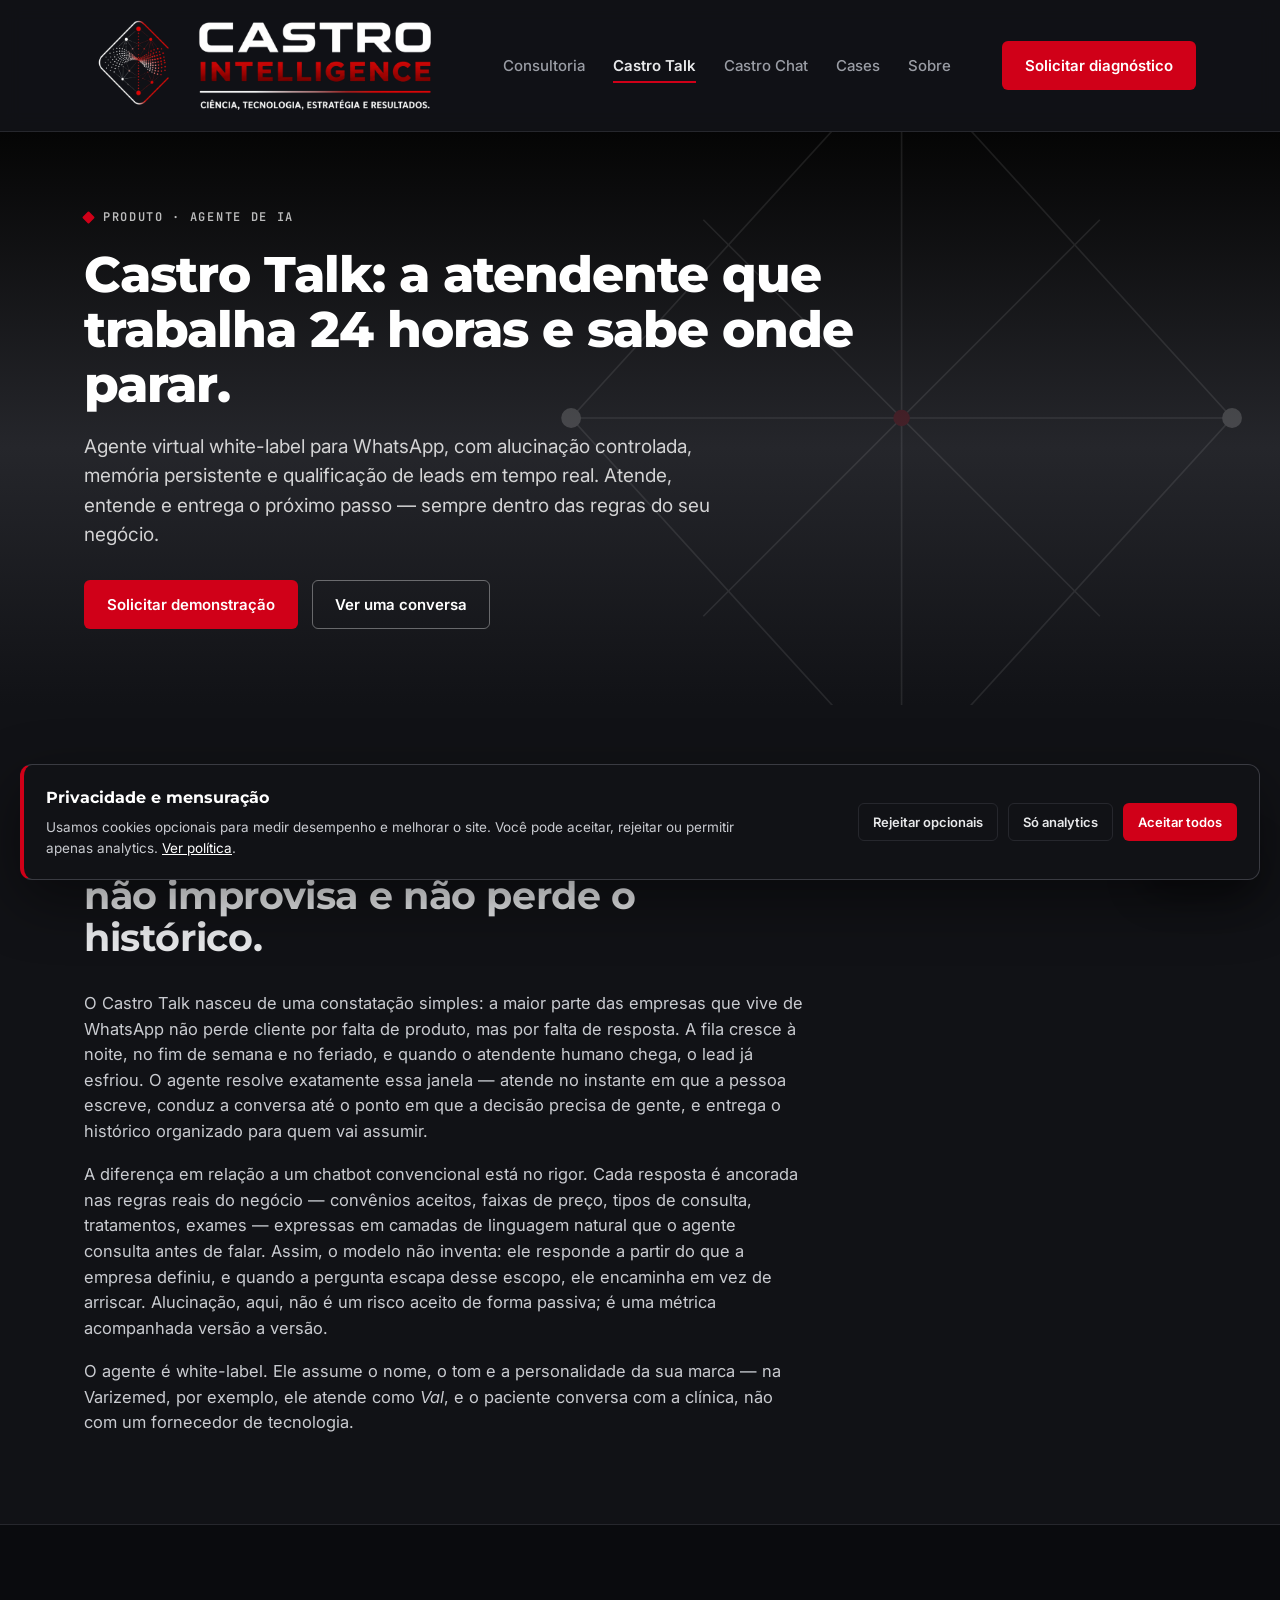
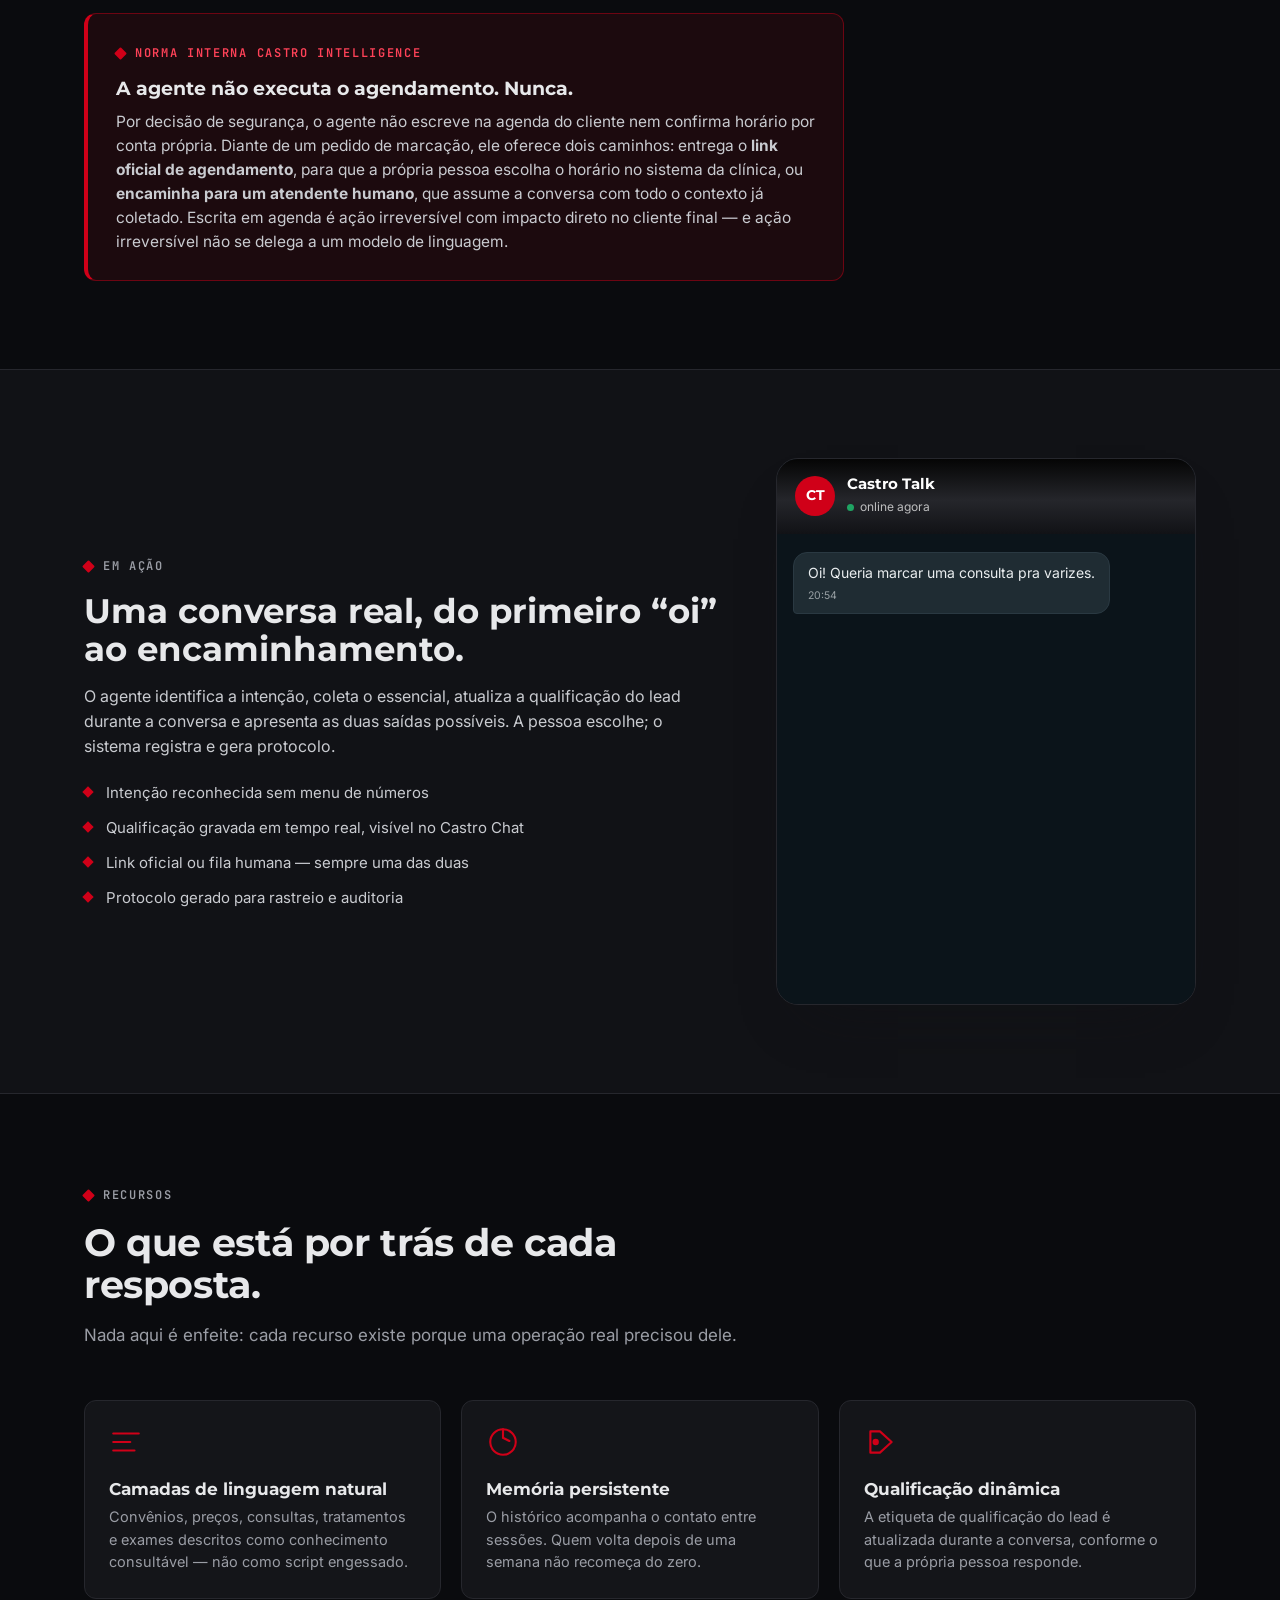
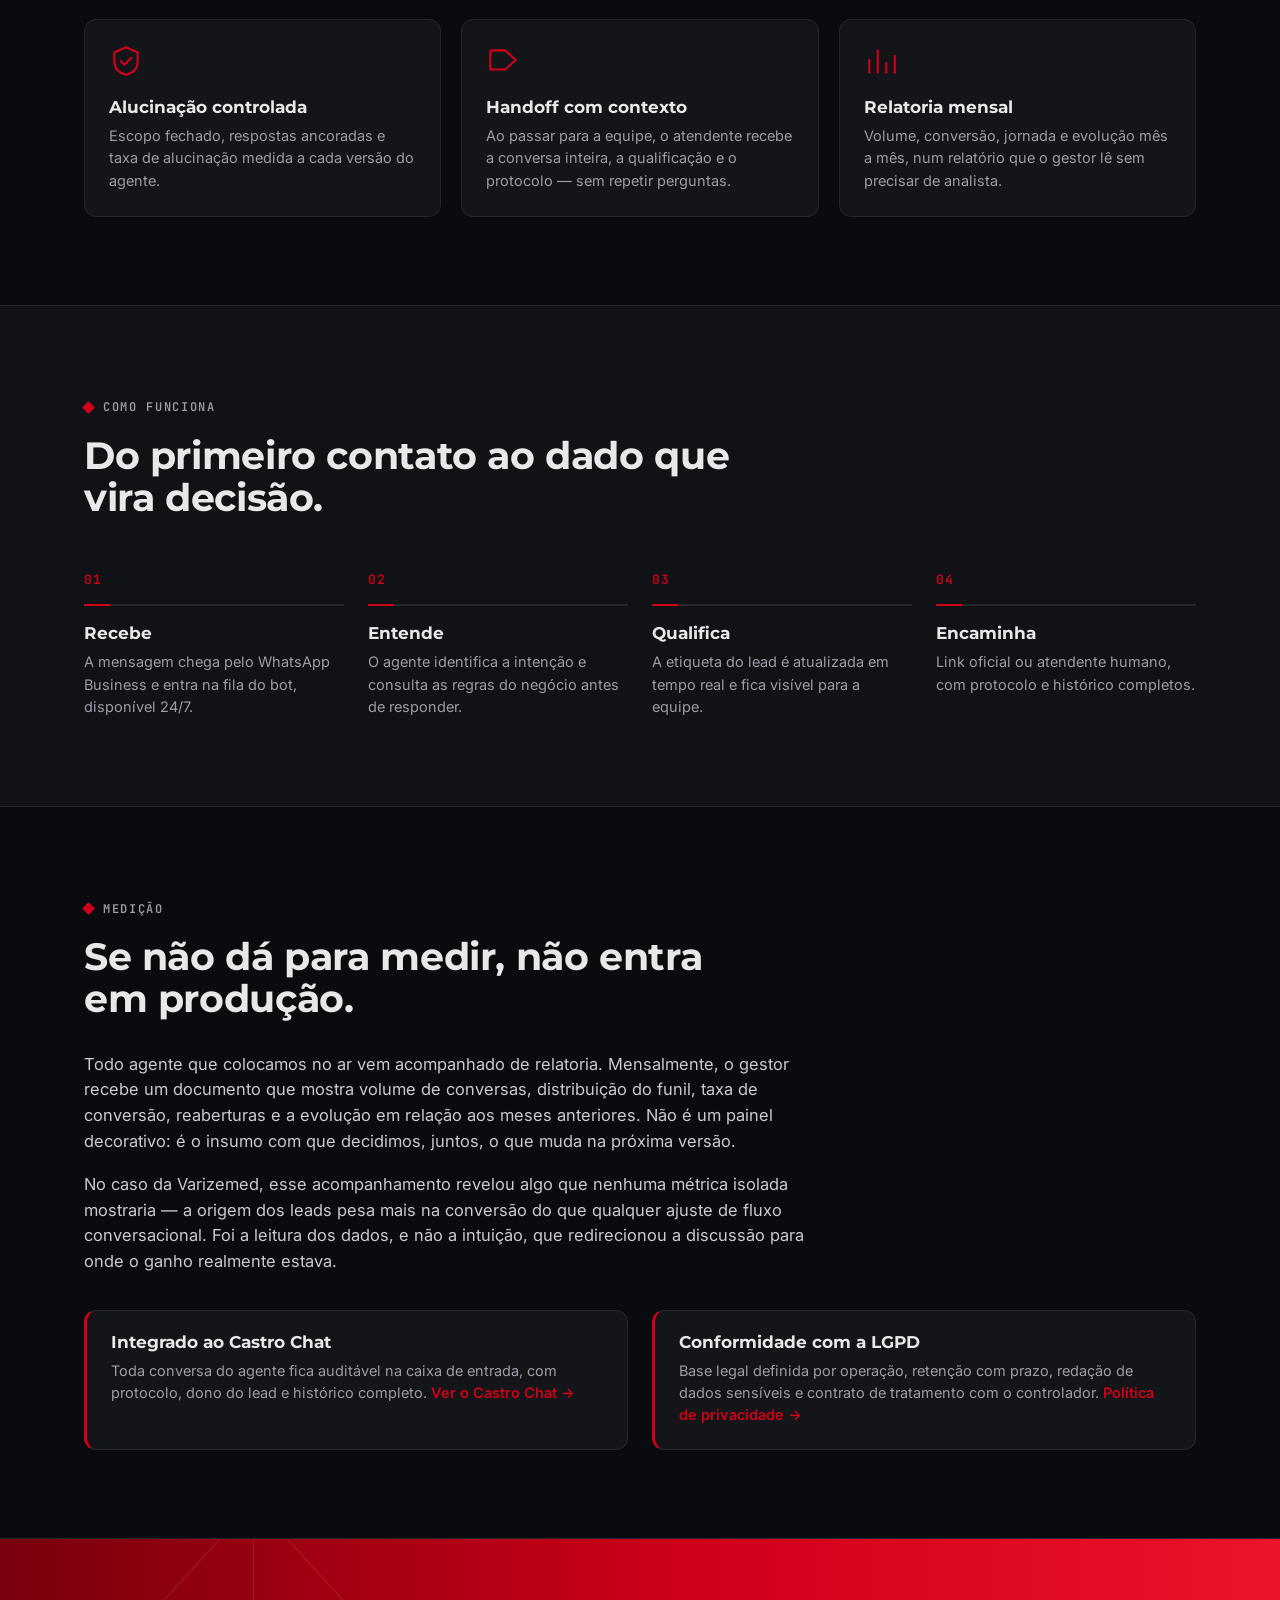
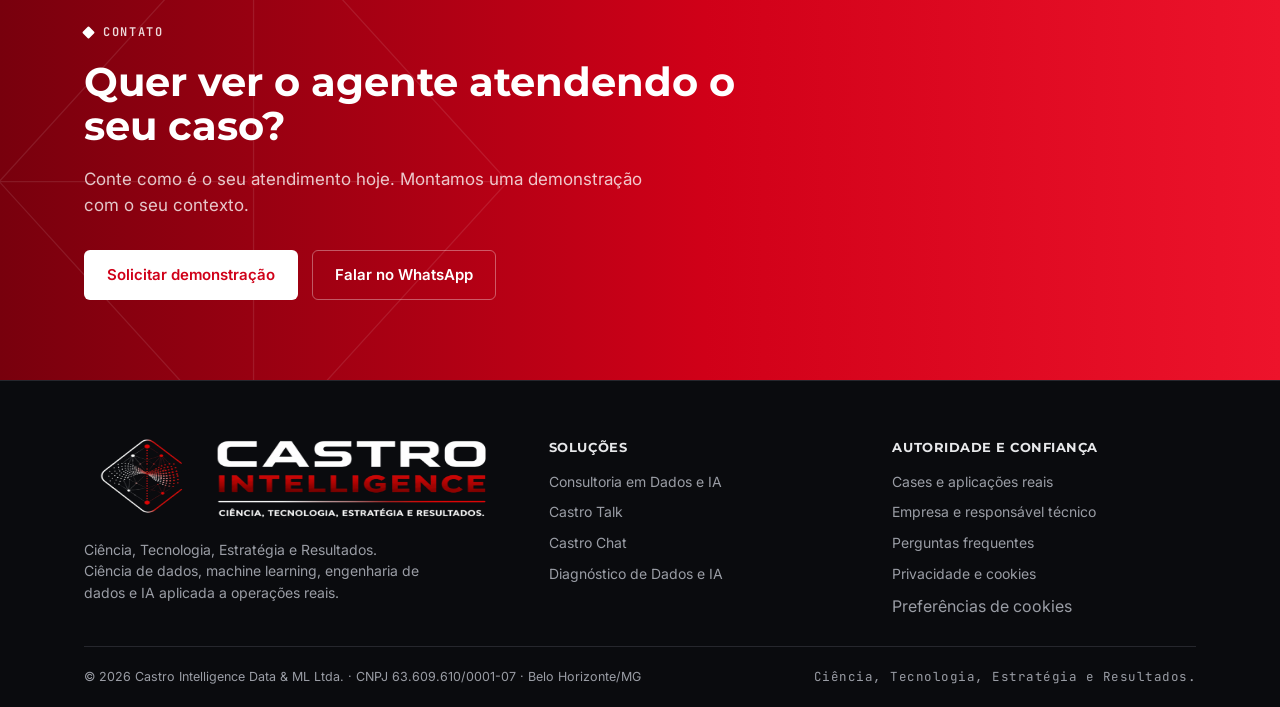
<file: castro-talk.html>
<!DOCTYPE html>

<html data-funnel-stage="consideration" data-page-name="castro_talk" data-page-type="product" data-product="Castro Talk" lang="pt-BR">
<head>
<meta charset="utf-8"/>
<meta content="width=device-width, initial-scale=1" name="viewport"/>
<title>Agente de IA para Atendimento no WhatsApp | Castro Talk</title>
<meta content="Agente de IA white-label para WhatsApp: atendimento 24/7, qualificação de leads, memória, handoff humano e controle mensurável de alucinação." name="description"/>
<meta content="index,follow,max-image-preview:large,max-snippet:-1,max-video-preview:-1" name="robots"/>
<meta content="Castro Intelligence Data &amp; ML Ltda." name="author"/>
<meta content="#111216" name="theme-color"/>
<link href="https://castrointelligence.com.br/castro-talk.html" rel="canonical"/>
<link href="https://castrointelligence.com.br/castro-talk.html" hreflang="pt-BR" rel="alternate"/>
<link href="https://castrointelligence.com.br/castro-talk.html" hreflang="x-default" rel="alternate"/>
<link href="/assets/ci-icon-192.png" rel="icon" sizes="192x192" type="image/png"/><link href="/assets/ci-icon-192.png" rel="apple-touch-icon"/>
<link href="/manifest.webmanifest" rel="manifest"/>
<meta content="website" property="og:type"/>
<meta content="Castro Intelligence" property="og:site_name"/>
<meta content="pt_BR" property="og:locale"/>
<meta content="Castro Talk — Agente de IA para WhatsApp" property="og:title"/>
<meta content="Atendimento automatizado com linguagem natural, qualificação, memória e handoff estruturado." property="og:description"/>
<meta content="https://castrointelligence.com.br/castro-talk.html" property="og:url"/>
<meta content="https://castrointelligence.com.br/assets/ci-og.png" property="og:image"/>
<meta content="https://castrointelligence.com.br/assets/ci-og.png" property="og:image:secure_url"/>
<meta content="image/png" property="og:image:type"/>
<meta content="1200" property="og:image:width"/>
<meta content="630" property="og:image:height"/>
<meta content="Castro Intelligence — Ciência, Tecnologia, Estratégia e Resultados" property="og:image:alt"/>
<meta content="summary_large_image" name="twitter:card"/>
<meta content="Castro Talk — Agente de IA para WhatsApp" name="twitter:title"/>
<meta content="Atendimento automatizado com linguagem natural, qualificação, memória e handoff estruturado." name="twitter:description"/>
<meta content="https://castrointelligence.com.br/assets/ci-og.png" name="twitter:image"/>
<script type="application/ld+json">{"@context":"https://schema.org","@graph":[{"@type":"Organization","@id":"https://castrointelligence.com.br/#organization","name":"Castro Intelligence Data & ML","legalName":"Castro Intelligence Data & ML Ltda.","alternateName":"Castro Intelligence","url":"https://castrointelligence.com.br/","logo":{"@type":"ImageObject","url":"https://castrointelligence.com.br/assets/ci-logo.png"},"image":"https://castrointelligence.com.br/assets/ci-og.png","email":"contato@castrointelligence.com.br","telephone":"+55-31-98277-9779","taxID":"63.609.610/0001-07","foundingDate":"2025-11-11","address":{"@type":"PostalAddress","addressLocality":"Belo Horizonte","addressRegion":"MG","addressCountry":"BR"},"areaServed":{"@type":"Country","name":"Brasil"},"founder":{"@id":"https://castrointelligence.com.br/#izael-castro"},"knowsAbout":["Ciência de dados","Machine learning","Engenharia de dados","Inteligência artificial aplicada","Agentes de IA","Analytics","Séries temporais","Processamento de linguagem natural","LGPD"]},{"@type":"Person","@id":"https://castrointelligence.com.br/#izael-castro","name":"Izael Castro","jobTitle":"Cientista de Dados e Consultor de IA","worksFor":{"@id":"https://castrointelligence.com.br/#organization"},"url":"https://castrointelligence.com.br/sobre.html","knowsAbout":["Machine learning","Deep learning","Engenharia de dados","IA generativa","Música computacional","Analytics"]},{"@type":"WebSite","@id":"https://castrointelligence.com.br/#website","url":"https://castrointelligence.com.br/","name":"Castro Intelligence","publisher":{"@id":"https://castrointelligence.com.br/#organization"},"inLanguage":"pt-BR"},{"@type":"WebPage","@id":"https://castrointelligence.com.br/castro-talk.html#webpage","url":"https://castrointelligence.com.br/castro-talk.html","name":"Agente de IA para Atendimento no WhatsApp | Castro Talk","description":"Agente de IA white-label para WhatsApp: atendimento 24/7, qualificação de leads, memória, handoff humano e controle mensurável de alucinação.","isPartOf":{"@id":"https://castrointelligence.com.br/#website"},"about":{"@id":"https://castrointelligence.com.br/#organization"},"inLanguage":"pt-BR"},{"@type":"BreadcrumbList","@id":"https://castrointelligence.com.br/castro-talk.html#breadcrumb","itemListElement":[{"@type":"ListItem","position":1,"name":"Início","item":"https://castrointelligence.com.br/"},{"@type":"ListItem","position":2,"name":"Castro Talk","item":"https://castrointelligence.com.br/castro-talk.html"}]},{"@type":"SoftwareApplication","@id":"https://castrointelligence.com.br/castro-talk.html#software","name":"Castro Talk","applicationCategory":"BusinessApplication","operatingSystem":"Web e WhatsApp Business","description":"Agente de IA white-label para WhatsApp: atendimento 24/7, qualificação de leads, memória, handoff humano e controle mensurável de alucinação.","url":"https://castrointelligence.com.br/castro-talk.html","publisher":{"@id":"https://castrointelligence.com.br/#organization"},"inLanguage":"pt-BR"}]}</script>
<script src="/assets/consent.js"></script>
<script src="/assets/seo-aeo.js"></script>
<!-- Google Tag Manager: carregado após o estado padrão do Consent Mode v2. -->
<script>
  (function(w,d,s,l,i){w[l]=w[l]||[];w[l].push({'gtm.start':
  new Date().getTime(),event:'gtm.js'});var f=d.getElementsByTagName(s)[0],
  j=d.createElement(s),dl=l!='dataLayer'?'&l='+l:'';j.async=true;j.src=
  'https://www.googletagmanager.com/gtm.js?id='+i+dl;f.parentNode.insertBefore(j,f);
  })(window,document,'script','dataLayer','GTM-5CB9PXD5');
  </script>
<link href="https://fonts.googleapis.com" rel="preconnect"/>
<link crossorigin="" href="https://fonts.gstatic.com" rel="preconnect"/>
<link href="https://fonts.googleapis.com/css2?family=Inter:wght@400;500;600;700&amp;family=JetBrains+Mono:wght@500;600&amp;family=Montserrat:wght@600;700;800&amp;display=swap" rel="stylesheet"/>
<link href="/assets/ci.css" rel="stylesheet"/>
</head>
<body id="top"><a class="skip-link" href="#conteudo">Ir para o conteúdo</a><noscript><iframe height="0" src="https://www.googletagmanager.com/ns.html?id=GTM-5CB9PXD5" style="display:none;visibility:hidden" title="Google Tag Manager" width="0"></iframe></noscript>
<header class="site-header">
<div class="container header-inner">
<a aria-label="Castro Intelligence — início" class="brand" href="/">
<img alt="Castro Intelligence" height="535" src="/assets/ci-logo-branca.png" width="2048"/>
</a>
<nav aria-label="Navegação principal" class="nav" id="nav">
<a href="/consultoria.html">Consultoria</a>
<a class="active" href="/castro-talk.html">Castro Talk</a>
<a href="/castro-chat.html">Castro Chat</a>
<a href="/cases.html">Cases</a>
<a href="/sobre.html">Sobre</a>
</nav>
<div class="header-cta">
<a class="btn btn-primary" data-event="generate_lead" data-gtm="cta-diagnostico" href="/diagnostico.html">Solicitar diagnóstico</a>
<button aria-expanded="false" aria-label="Abrir menu" class="menu-toggle" id="menuToggle"><span></span></button>
</div>
</div>
</header><main id="conteudo">
<!-- ================= HERO ================= -->
<section class="page-hero">
<div aria-hidden="true" class="page-hero-mesh">
<svg viewbox="0 0 520 520" xmlns="http://www.w3.org/2000/svg">
<g fill="none" opacity=".55" stroke="#ffffff" stroke-width="1">
<path d="M260 40 L460 260 L260 480 L60 260 Z"></path><path d="M260 40 L260 480 M60 260 L460 260"></path>
<path d="M140 140 L380 380 M380 140 L140 380"></path>
</g>
<g>
<circle cx="260" cy="40" fill="#ED132B" r="8"></circle><circle cx="460" cy="260" fill="#fff" r="6"></circle>
<circle cx="260" cy="480" fill="#ED132B" r="8"></circle><circle cx="60" cy="260" fill="#fff" r="6"></circle>
<circle cx="260" cy="260" fill="#ED132B" r="5"></circle>
</g>
</svg>
</div>
<div class="container">
<span class="eyebrow">Produto · Agente de IA</span>
<h1>Castro Talk: a atendente que trabalha 24 horas e sabe onde parar.</h1>
<p class="lead">
        Agente virtual white-label para WhatsApp, com alucinação controlada, memória
        persistente e qualificação de leads em tempo real. Atende, entende e entrega
        o próximo passo — sempre dentro das regras do seu negócio.
      </p>
<div class="hero-cta">
<a class="btn btn-primary" href="#contato">Solicitar demonstração</a>
<a class="btn btn-outline-light" href="#demo">Ver uma conversa</a>
</div>
</div>
</section>
<!-- ================= O QUE É ================= -->
<section class="section">
<div class="container">
<div class="section-head reveal" style="margin-bottom:32px">
<span class="eyebrow">O que é</span>
<h2>Um atendente que não dorme, não improvisa e não perde o histórico.</h2>
</div>
<div class="prose reveal">
<p>
          O Castro Talk nasceu de uma constatação simples: a maior parte das empresas que vive
          de WhatsApp não perde cliente por falta de produto, mas por falta de resposta. A fila
          cresce à noite, no fim de semana e no feriado, e quando o atendente humano chega, o
          lead já esfriou. O agente resolve exatamente essa janela — atende no instante em que a
          pessoa escreve, conduz a conversa até o ponto em que a decisão precisa de gente, e
          entrega o histórico organizado para quem vai assumir.
        </p>
<p>
          A diferença em relação a um chatbot convencional está no rigor. Cada resposta é ancorada
          nas regras reais do negócio — convênios aceitos, faixas de preço, tipos de consulta,
          tratamentos, exames — expressas em camadas de linguagem natural que o agente consulta
          antes de falar. Assim, o modelo não inventa: ele responde a partir do que a empresa
          definiu, e quando a pergunta escapa desse escopo, ele encaminha em vez de arriscar.
          Alucinação, aqui, não é um risco aceito de forma passiva; é uma métrica acompanhada
          versão a versão.
        </p>
<p>
          O agente é white-label. Ele assume o nome, o tom e a personalidade da sua marca — na
          Varizemed, por exemplo, ele atende como <em>Val</em>, e o paciente conversa com a
          clínica, não com um fornecedor de tecnologia.
        </p>
</div>
</div>
</section>
<!-- ================= REGRA DE SEGURANÇA ================= -->
<section class="section section-alt">
<div class="container">
<div class="callout reveal">
<span class="eyebrow">Norma interna Castro Intelligence</span>
<h3>A agente não executa o agendamento. Nunca.</h3>
<p>
          Por decisão de segurança, o agente não escreve na agenda do cliente nem confirma
          horário por conta própria. Diante de um pedido de marcação, ele oferece dois caminhos:
          entrega o <strong>link oficial de agendamento</strong>, para que a própria pessoa escolha
          o horário no sistema da clínica, ou <strong>encaminha para um atendente humano</strong>,
          que assume a conversa com todo o contexto já coletado. Escrita em agenda é ação
          irreversível com impacto direto no cliente final — e ação irreversível não se delega a
          um modelo de linguagem.
        </p>
</div>
</div>
</section>
<!-- ================= DEMO ================= -->
<section class="section" id="demo">
<div class="container">
<div class="demo-grid">
<div class="demo-copy reveal">
<span class="eyebrow">Em ação</span>
<h2>Uma conversa real, do primeiro “oi” ao encaminhamento.</h2>
<p>O agente identifica a intenção, coleta o essencial, atualiza a qualificação do lead
             durante a conversa e apresenta as duas saídas possíveis. A pessoa escolhe; o sistema
             registra e gera protocolo.</p>
<ul class="demo-list">
<li>Intenção reconhecida sem menu de números</li>
<li>Qualificação gravada em tempo real, visível no Castro Chat</li>
<li>Link oficial ou fila humana — sempre uma das duas</li>
<li>Protocolo gerado para rastreio e auditoria</li>
</ul>
</div>
<div class="demo-phone reveal">
<div class="phone">
<div class="phone-top">
<div class="avatar">CT</div>
<div><strong>Castro Talk</strong><span><span class="status-dot"></span>online agora</span></div>
</div>
<div class="phone-body" id="chatBody"></div>
</div>
</div>
</div>
</div>
</section>
<!-- ================= RECURSOS ================= -->
<section class="section section-alt">
<div class="container">
<div class="section-head reveal">
<span class="eyebrow">Recursos</span>
<h2>O que está por trás de cada resposta.</h2>
<p>Nada aqui é enfeite: cada recurso existe porque uma operação real precisou dele.</p>
</div>
<div class="features">
<div class="feature reveal">
<svg class="fi" fill="none" stroke="currentColor" stroke-linecap="round" stroke-width="2" viewbox="0 0 32 32"><path d="M4 8h24M4 16h16M4 24h20"></path></svg>
<h3>Camadas de linguagem natural</h3>
<p>Convênios, preços, consultas, tratamentos e exames descritos como conhecimento
             consultável — não como script engessado.</p>
</div>
<div class="feature reveal">
<svg class="fi" fill="none" stroke="currentColor" stroke-linecap="round" stroke-width="2" viewbox="0 0 32 32"><path d="M16 4v8l6 3"></path><circle cx="16" cy="16" r="12"></circle></svg>
<h3>Memória persistente</h3>
<p>O histórico acompanha o contato entre sessões. Quem volta depois de uma semana
             não recomeça do zero.</p>
</div>
<div class="feature reveal">
<svg class="fi" fill="none" stroke="currentColor" stroke-linecap="round" stroke-linejoin="round" stroke-width="2" viewbox="0 0 32 32"><path d="M6 6h9l11 10-11 10H6z"></path><circle cx="11" cy="16" fill="currentColor" r="2"></circle></svg>
<h3>Qualificação dinâmica</h3>
<p>A etiqueta de qualificação do lead é atualizada durante a conversa, conforme
             o que a própria pessoa responde.</p>
</div>
<div class="feature reveal">
<svg class="fi" fill="none" stroke="currentColor" stroke-linecap="round" stroke-linejoin="round" stroke-width="2" viewbox="0 0 32 32"><path d="M16 3l11 5v8c0 7-4.6 11.4-11 13-6.4-1.6-11-6-11-13V8z"></path><path d="M11 16l3.5 3.5L21 13"></path></svg>
<h3>Alucinação controlada</h3>
<p>Escopo fechado, respostas ancoradas e taxa de alucinação medida a cada versão
             do agente.</p>
</div>
<div class="feature reveal">
<svg class="fi" fill="none" stroke="currentColor" stroke-linecap="round" stroke-linejoin="round" stroke-width="2" viewbox="0 0 32 32"><path d="M4 24V8a2 2 0 012-2h12l10 9-10 9H6a2 2 0 01-2-2z"></path></svg>
<h3>Handoff com contexto</h3>
<p>Ao passar para a equipe, o atendente recebe a conversa inteira, a qualificação
             e o protocolo — sem repetir perguntas.</p>
</div>
<div class="feature reveal">
<svg class="fi" fill="none" stroke="currentColor" stroke-linecap="round" stroke-linejoin="round" stroke-width="2" viewbox="0 0 32 32"><path d="M5 27V15M13 27V6M21 27v-9M29 27V11"></path></svg>
<h3>Relatoria mensal</h3>
<p>Volume, conversão, jornada e evolução mês a mês, num relatório que o gestor
             lê sem precisar de analista.</p>
</div>
</div>
</div>
</section>
<!-- ================= COMO FUNCIONA ================= -->
<section class="section">
<div class="container">
<div class="section-head reveal">
<span class="eyebrow">Como funciona</span>
<h2>Do primeiro contato ao dado que vira decisão.</h2>
</div>
<div class="steps">
<div class="step reveal"><div class="step-line"></div><h3>Recebe</h3>
<p>A mensagem chega pelo WhatsApp Business e entra na fila do bot, disponível 24/7.</p></div>
<div class="step reveal"><div class="step-line"></div><h3>Entende</h3>
<p>O agente identifica a intenção e consulta as regras do negócio antes de responder.</p></div>
<div class="step reveal"><div class="step-line"></div><h3>Qualifica</h3>
<p>A etiqueta do lead é atualizada em tempo real e fica visível para a equipe.</p></div>
<div class="step reveal"><div class="step-line"></div><h3>Encaminha</h3>
<p>Link oficial ou atendente humano, com protocolo e histórico completos.</p></div>
</div>
</div>
</section>
<!-- ================= MEDIÇÃO ================= -->
<section class="section section-alt">
<div class="container">
<div class="section-head reveal" style="margin-bottom:32px">
<span class="eyebrow">Medição</span>
<h2>Se não dá para medir, não entra em produção.</h2>
</div>
<div class="prose reveal">
<p>
          Todo agente que colocamos no ar vem acompanhado de relatoria. Mensalmente, o gestor
          recebe um documento que mostra volume de conversas, distribuição do funil, taxa de
          conversão, reaberturas e a evolução em relação aos meses anteriores. Não é um painel
          decorativo: é o insumo com que decidimos, juntos, o que muda na próxima versão.
        </p>
<p>
          No caso da Varizemed, esse acompanhamento revelou algo que nenhuma métrica isolada
          mostraria — a origem dos leads pesa mais na conversão do que qualquer ajuste de fluxo
          conversacional. Foi a leitura dos dados, e não a intuição, que redirecionou a discussão
          para onde o ganho realmente estava.
        </p>
</div>
<div class="cards-2 reveal" style="margin-top:36px">
<div class="note-card">
<h3>Integrado ao Castro Chat</h3>
<p>Toda conversa do agente fica auditável na caixa de entrada, com protocolo, dono do
             lead e histórico completo. <a href="castro-chat.html" style="color:var(--ci-red);font-weight:600">Ver o Castro Chat →</a></p>
</div>
<div class="note-card">
<h3>Conformidade com a LGPD</h3>
<p>Base legal definida por operação, retenção com prazo, redação de dados sensíveis e
             contrato de tratamento com o controlador. <a href="privacidade.html" style="color:var(--ci-red);font-weight:600">Política de privacidade →</a></p>
</div>
</div>
</div>
</section>
<!-- ================= CTA ================= -->
<section class="cta-band" id="contato">
<div aria-hidden="true" class="cta-mesh">
<svg viewbox="0 0 520 520" xmlns="http://www.w3.org/2000/svg">
<g fill="none" opacity=".6" stroke="#ffffff" stroke-width="1">
<path d="M260 40 L460 260 L260 480 L60 260 Z"></path><path d="M260 40 L260 480 M60 260 L460 260"></path>
</g>
<g><circle cx="260" cy="40" fill="#ED132B" r="8"></circle><circle cx="260" cy="480" fill="#ED132B" r="8"></circle>
<circle cx="260" cy="260" fill="#ED132B" r="5"></circle></g>
</svg>
</div>
<div class="container">
<span class="eyebrow">Contato</span>
<h2>Quer ver o agente atendendo o seu caso?</h2>
<p>Conte como é o seu atendimento hoje. Montamos uma demonstração com o seu contexto.</p>
<div class="cta-actions">
<a class="btn btn-primary" data-event="generate_lead" data-gtm="email-contato" href="/diagnostico.html">Solicitar demonstração</a>
<a class="btn btn-outline-light" data-event="generate_lead" data-gtm="whatsapp-contato" href="https://wa.me/5531982779779" rel="noopener" target="_blank">Falar no WhatsApp</a>
</div>
</div>
</section>
</main><footer class="site-footer">
<div class="container">
<div class="footer-inner">
<div class="footer-brand">
<img alt="Castro Intelligence" height="535" loading="lazy" src="/assets/ci-logo-branca.png" width="2048"/>
<p>Ciência, Tecnologia, Estratégia e Resultados. Ciência de dados, machine learning, engenharia de dados e IA aplicada a operações reais.</p>
</div>
<div class="footer-col">
<h4>Soluções</h4>
<a href="/consultoria.html">Consultoria em Dados e IA</a>
<a href="/castro-talk.html">Castro Talk</a>
<a href="/castro-chat.html">Castro Chat</a>
<a href="/diagnostico.html">Diagnóstico de Dados e IA</a>
</div>
<div class="footer-col">
<h4>Autoridade e confiança</h4>
<a href="/cases.html">Cases e aplicações reais</a>
<a href="/sobre.html">Empresa e responsável técnico</a>
<a href="/faq.html">Perguntas frequentes</a>
<a href="/privacidade.html">Privacidade e cookies</a>
<button class="footer-link-button" data-consent-settings="" type="button">Preferências de cookies</button>
</div>
</div>
<div class="footer-bottom">
<span>© <span id="year"></span> Castro Intelligence Data &amp; ML Ltda. · CNPJ 63.609.610/0001-07 · Belo Horizonte/MG</span>
<span class="slogan">Ciência, Tecnologia, Estratégia e Resultados.</span>
</div>
</div>
</footer>
<script>
    window.CI_CHAT = [
      {type:'in',  text:'Oi! Queria marcar uma consulta pra varizes.', t:'20:54'},
      {type:'out', text:'Olá! Sou a assistente virtual da clínica. Posso te ajudar com isso. Como é o seu nome completo?', t:'20:54'},
      {type:'in',  text:'Maria Fernandes', t:'20:55'},
      {type:'out', text:'Prazer, Maria. É o seu primeiro atendimento na clínica?', t:'20:55'},
      {type:'in',  text:'Sim, primeira vez', t:'20:55'},
      {type:'tag', text:'Qualificação atualizada · novo · primeira consulta'},
      {type:'out', text:'Perfeito, Maria! Para o agendamento temos duas opções práticas:\n\n1 — Você escolhe o horário e marca agora mesmo pelo link: https://marcaconsultasonline.com.br\n\n2 — Ou posso pedir para a equipe de atendimento entrar em contato com você por aqui.\n\nQual você prefere?', t:'20:56'},
      {type:'in',  text:'2', t:'20:56'},
      {type:'out', text:'Combinado! Já encaminhei para a equipe de atendimento. Em breve alguém fala com você por aqui.', t:'20:57'},
      {type:'sys', text:'Encaminhado à equipe · protocolo 20260714-1-REC'}
    ];
  </script>
<script src="/assets/ci.js"></script>
<a aria-label="Falar com a Castro Intelligence pelo WhatsApp" class="floating-cta" data-event="generate_lead" data-gtm="whatsapp-flutuante" href="https://wa.me/5531982779779?text=Ol%C3%A1%2C%20vim%20pelo%20site%20da%20Castro%20Intelligence%20e%20quero%20conversar%20sobre%20um%20projeto." rel="noopener" target="_blank">WhatsApp</a></body>
</html>
</file>
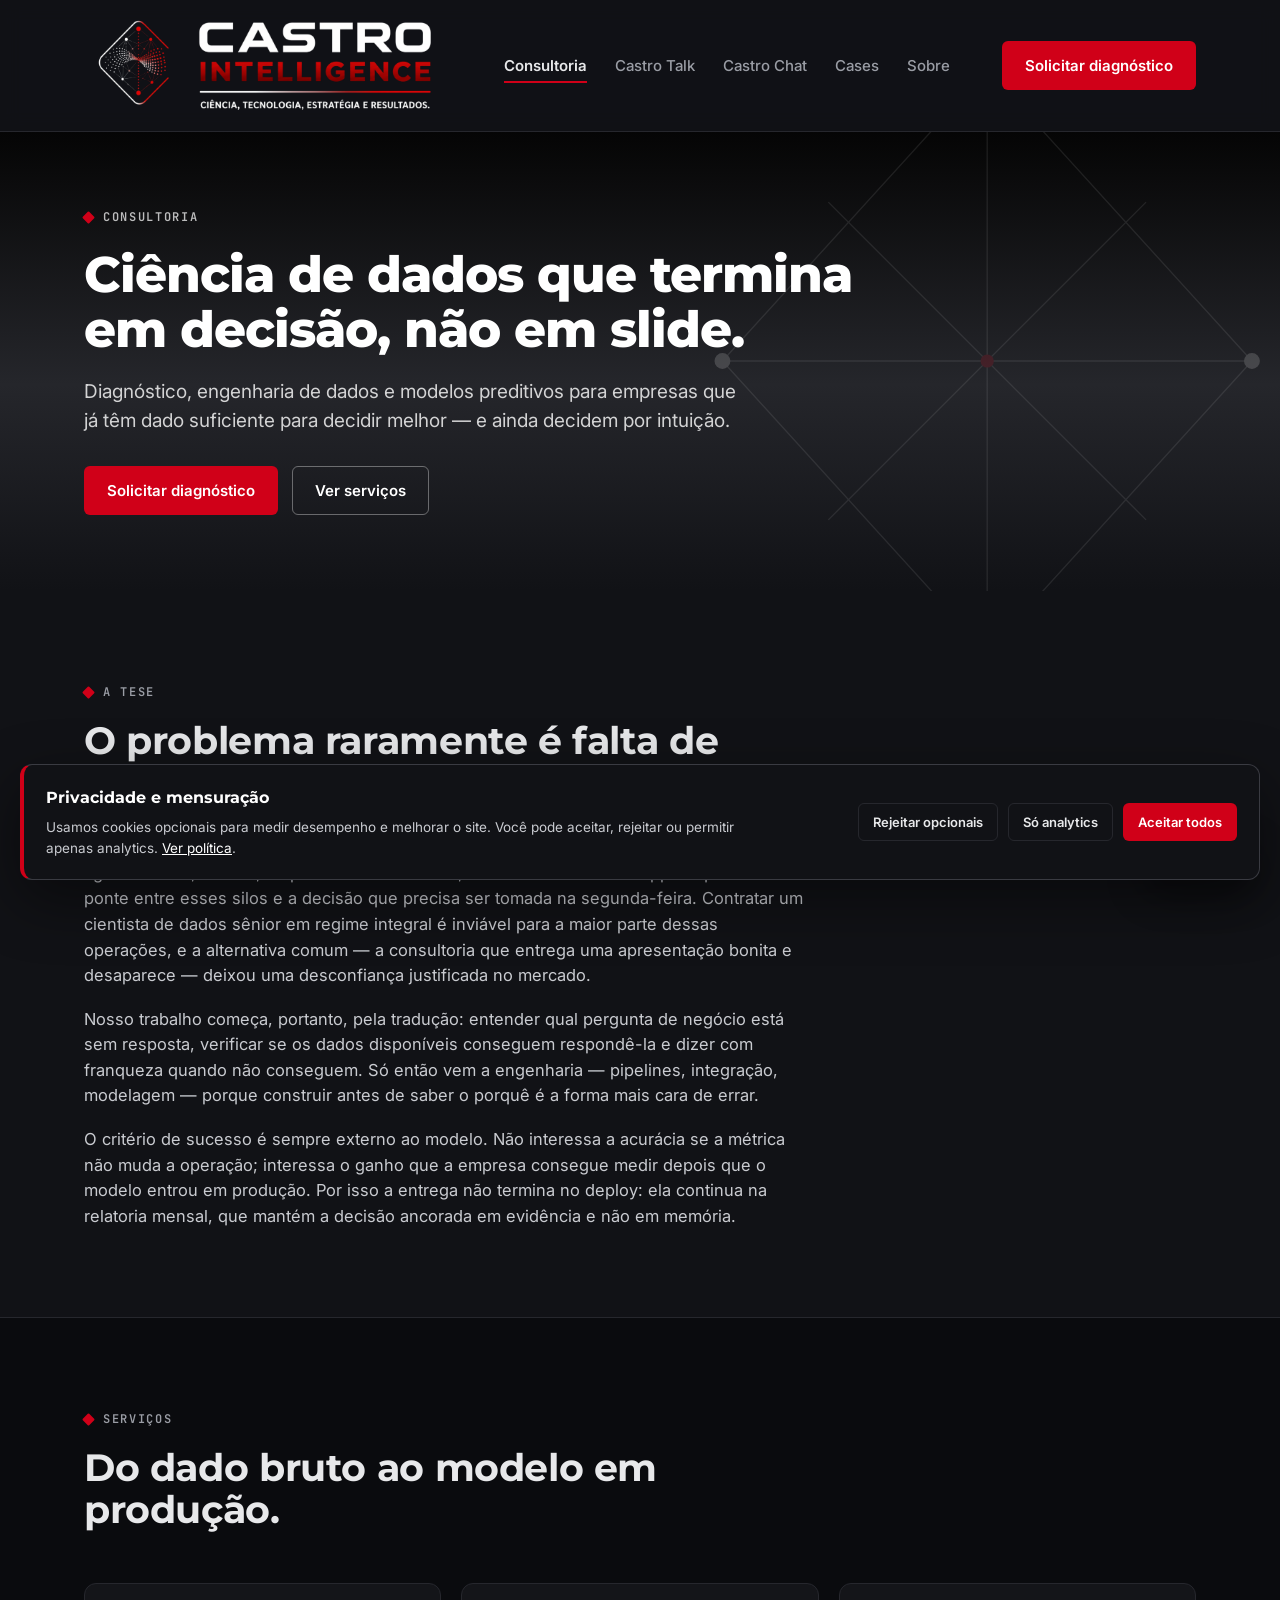
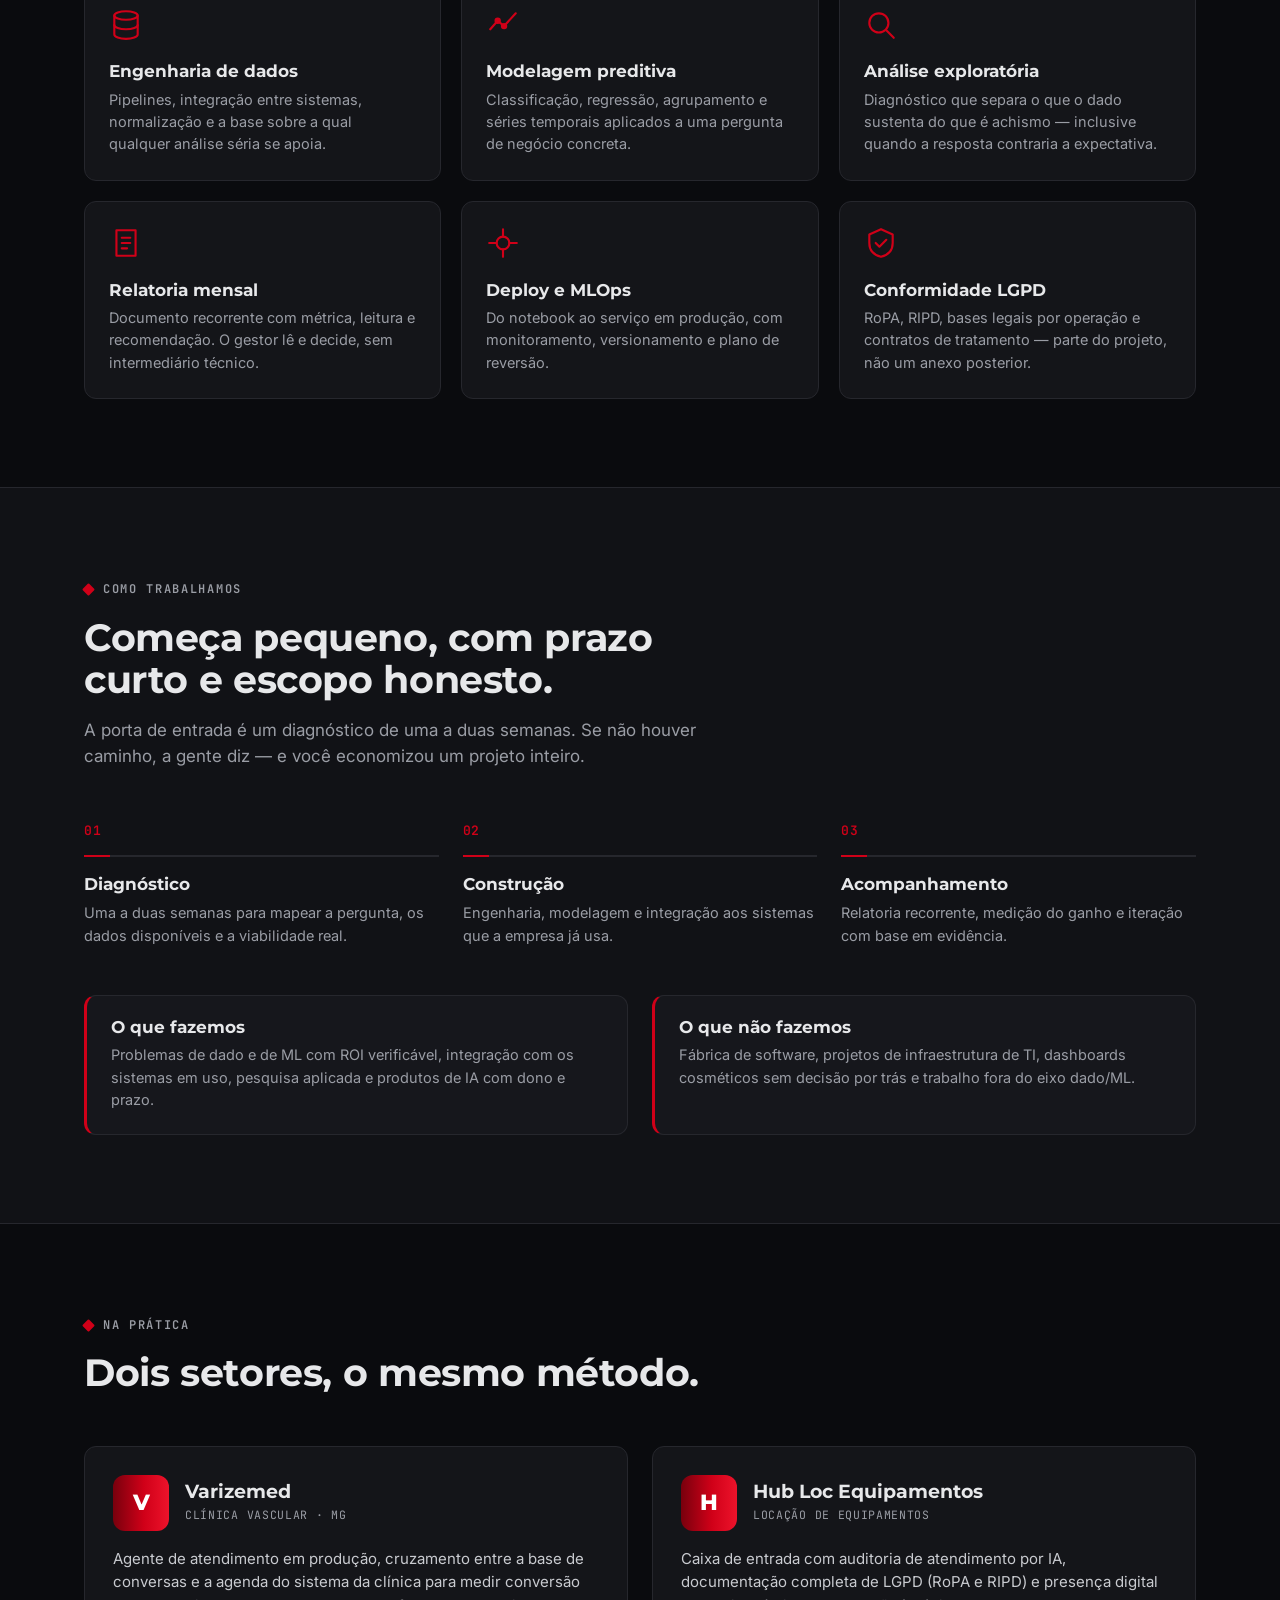
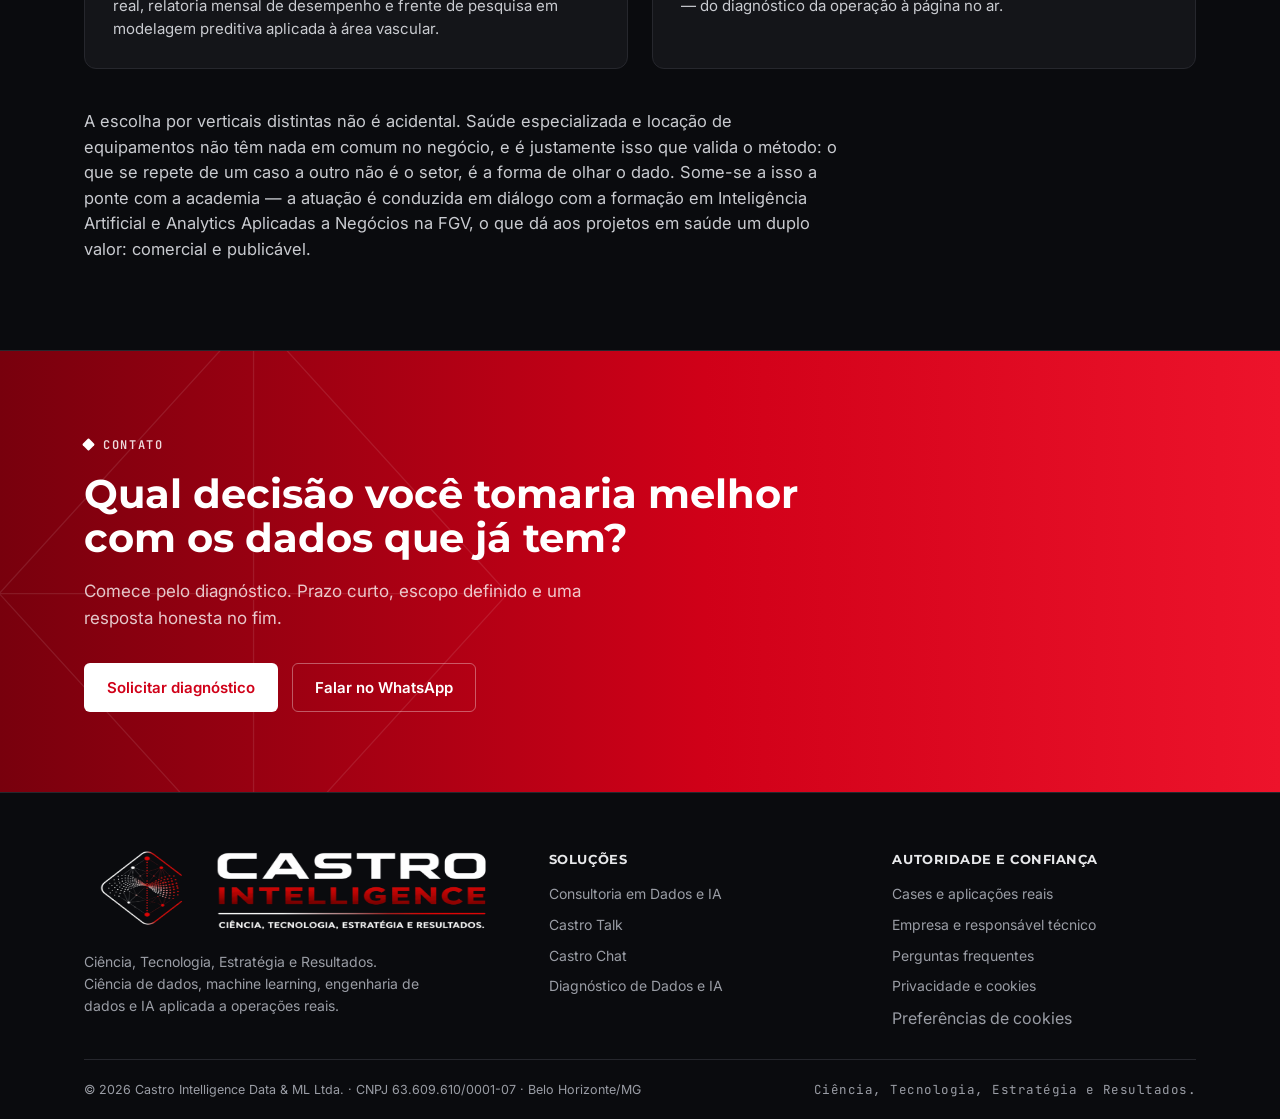
<file: consultoria.html>
<!DOCTYPE html>

<html data-funnel-stage="consideration" data-page-name="consultoria" data-page-type="service" data-product="Consultoria em ML e Data Engineering" lang="pt-BR">
<head>
<meta charset="utf-8"/>
<meta content="width=device-width, initial-scale=1" name="viewport"/>
<title>Consultoria em Ciência de Dados e IA | Castro Intelligence</title>
<meta content="Diagnóstico, pipelines, modelagem preditiva, séries temporais, integração e relatoria mensal para empresas sem time interno de ciência de dados." name="description"/>
<meta content="index,follow,max-image-preview:large,max-snippet:-1,max-video-preview:-1" name="robots"/>
<meta content="Castro Intelligence Data &amp; ML Ltda." name="author"/>
<meta content="#111216" name="theme-color"/>
<link href="https://castrointelligence.com.br/consultoria.html" rel="canonical"/>
<link href="https://castrointelligence.com.br/consultoria.html" hreflang="pt-BR" rel="alternate"/>
<link href="https://castrointelligence.com.br/consultoria.html" hreflang="x-default" rel="alternate"/>
<link href="/assets/ci-icon-192.png" rel="icon" sizes="192x192" type="image/png"/><link href="/assets/ci-icon-192.png" rel="apple-touch-icon"/>
<link href="/manifest.webmanifest" rel="manifest"/>
<meta content="website" property="og:type"/>
<meta content="Castro Intelligence" property="og:site_name"/>
<meta content="pt_BR" property="og:locale"/>
<meta content="Consultoria em Ciência de Dados e Machine Learning" property="og:title"/>
<meta content="Do problema de negócio ao modelo em produção, com método, mensuração e transferência de conhecimento." property="og:description"/>
<meta content="https://castrointelligence.com.br/consultoria.html" property="og:url"/>
<meta content="https://castrointelligence.com.br/assets/ci-og.png" property="og:image"/>
<meta content="https://castrointelligence.com.br/assets/ci-og.png" property="og:image:secure_url"/>
<meta content="image/png" property="og:image:type"/>
<meta content="1200" property="og:image:width"/>
<meta content="630" property="og:image:height"/>
<meta content="Castro Intelligence — Ciência, Tecnologia, Estratégia e Resultados" property="og:image:alt"/>
<meta content="summary_large_image" name="twitter:card"/>
<meta content="Consultoria em Ciência de Dados e Machine Learning" name="twitter:title"/>
<meta content="Do problema de negócio ao modelo em produção, com método, mensuração e transferência de conhecimento." name="twitter:description"/>
<meta content="https://castrointelligence.com.br/assets/ci-og.png" name="twitter:image"/>
<script type="application/ld+json">{"@context":"https://schema.org","@graph":[{"@type":"Organization","@id":"https://castrointelligence.com.br/#organization","name":"Castro Intelligence Data & ML","legalName":"Castro Intelligence Data & ML Ltda.","alternateName":"Castro Intelligence","url":"https://castrointelligence.com.br/","logo":{"@type":"ImageObject","url":"https://castrointelligence.com.br/assets/ci-logo.png"},"image":"https://castrointelligence.com.br/assets/ci-og.png","email":"contato@castrointelligence.com.br","telephone":"+55-31-98277-9779","taxID":"63.609.610/0001-07","foundingDate":"2025-11-11","address":{"@type":"PostalAddress","addressLocality":"Belo Horizonte","addressRegion":"MG","addressCountry":"BR"},"areaServed":{"@type":"Country","name":"Brasil"},"founder":{"@id":"https://castrointelligence.com.br/#izael-castro"},"knowsAbout":["Ciência de dados","Machine learning","Engenharia de dados","Inteligência artificial aplicada","Agentes de IA","Analytics","Séries temporais","Processamento de linguagem natural","LGPD"]},{"@type":"Person","@id":"https://castrointelligence.com.br/#izael-castro","name":"Izael Castro","jobTitle":"Cientista de Dados e Consultor de IA","worksFor":{"@id":"https://castrointelligence.com.br/#organization"},"url":"https://castrointelligence.com.br/sobre.html","knowsAbout":["Machine learning","Deep learning","Engenharia de dados","IA generativa","Música computacional","Analytics"]},{"@type":"WebSite","@id":"https://castrointelligence.com.br/#website","url":"https://castrointelligence.com.br/","name":"Castro Intelligence","publisher":{"@id":"https://castrointelligence.com.br/#organization"},"inLanguage":"pt-BR"},{"@type":"WebPage","@id":"https://castrointelligence.com.br/consultoria.html#webpage","url":"https://castrointelligence.com.br/consultoria.html","name":"Consultoria em Ciência de Dados e IA | Castro Intelligence","description":"Diagnóstico, pipelines, modelagem preditiva, séries temporais, integração e relatoria mensal para empresas sem time interno de ciência de dados.","isPartOf":{"@id":"https://castrointelligence.com.br/#website"},"about":{"@id":"https://castrointelligence.com.br/#organization"},"inLanguage":"pt-BR"},{"@type":"BreadcrumbList","@id":"https://castrointelligence.com.br/consultoria.html#breadcrumb","itemListElement":[{"@type":"ListItem","position":1,"name":"Início","item":"https://castrointelligence.com.br/"},{"@type":"ListItem","position":2,"name":"Consultoria em Ciência de Dados e Machine Learning","item":"https://castrointelligence.com.br/consultoria.html"}]},{"@type":"Service","@id":"https://castrointelligence.com.br/consultoria.html#service","name":"Consultoria em Ciência de Dados, Machine Learning e Engenharia de Dados","serviceType":"Consultoria em ciência de dados e inteligência artificial aplicada","provider":{"@id":"https://castrointelligence.com.br/#organization"},"areaServed":{"@type":"Country","name":"Brasil"},"url":"https://castrointelligence.com.br/consultoria.html","audience":{"@type":"BusinessAudience","audienceType":"Empresas médias sem estrutura interna de ciência de dados"},"hasOfferCatalog":{"@type":"OfferCatalog","name":"Serviços de dados e IA","itemListElement":[{"@type":"Offer","itemOffered":{"@type":"Service","name":"Diagnóstico de Dados e IA"}},{"@type":"Offer","itemOffered":{"@type":"Service","name":"Modelagem preditiva"}},{"@type":"Offer","itemOffered":{"@type":"Service","name":"Pipelines e engenharia de dados"}},{"@type":"Offer","itemOffered":{"@type":"Service","name":"Relatoria analítica recorrente"}}]}}]}</script>
<script src="/assets/consent.js"></script>
<script src="/assets/seo-aeo.js"></script>
<!-- Google Tag Manager: carregado após o estado padrão do Consent Mode v2. -->
<script>
  (function(w,d,s,l,i){w[l]=w[l]||[];w[l].push({'gtm.start':
  new Date().getTime(),event:'gtm.js'});var f=d.getElementsByTagName(s)[0],
  j=d.createElement(s),dl=l!='dataLayer'?'&l='+l:'';j.async=true;j.src=
  'https://www.googletagmanager.com/gtm.js?id='+i+dl;f.parentNode.insertBefore(j,f);
  })(window,document,'script','dataLayer','GTM-5CB9PXD5');
  </script>
<link href="https://fonts.googleapis.com" rel="preconnect"/>
<link crossorigin="" href="https://fonts.gstatic.com" rel="preconnect"/>
<link href="https://fonts.googleapis.com/css2?family=Inter:wght@400;500;600;700&amp;family=JetBrains+Mono:wght@500;600&amp;family=Montserrat:wght@600;700;800&amp;display=swap" rel="stylesheet"/>
<link href="/assets/ci.css" rel="stylesheet"/>
</head>
<body id="top"><a class="skip-link" href="#conteudo">Ir para o conteúdo</a><noscript><iframe height="0" src="https://www.googletagmanager.com/ns.html?id=GTM-5CB9PXD5" style="display:none;visibility:hidden" title="Google Tag Manager" width="0"></iframe></noscript>
<header class="site-header">
<div class="container header-inner">
<a aria-label="Castro Intelligence — início" class="brand" href="/">
<img alt="Castro Intelligence" height="535" src="/assets/ci-logo-branca.png" width="2048"/>
</a>
<nav aria-label="Navegação principal" class="nav" id="nav">
<a class="active" href="/consultoria.html">Consultoria</a>
<a href="/castro-talk.html">Castro Talk</a>
<a href="/castro-chat.html">Castro Chat</a>
<a href="/cases.html">Cases</a>
<a href="/sobre.html">Sobre</a>
</nav>
<div class="header-cta">
<a class="btn btn-primary" data-event="generate_lead" data-gtm="cta-diagnostico" href="/diagnostico.html">Solicitar diagnóstico</a>
<button aria-expanded="false" aria-label="Abrir menu" class="menu-toggle" id="menuToggle"><span></span></button>
</div>
</div>
</header><main id="conteudo">
<!-- ================= HERO ================= -->
<section class="page-hero">
<div aria-hidden="true" class="page-hero-mesh">
<svg viewbox="0 0 520 520" xmlns="http://www.w3.org/2000/svg">
<g fill="none" opacity=".55" stroke="#ffffff" stroke-width="1">
<path d="M260 40 L460 260 L260 480 L60 260 Z"></path><path d="M260 40 L260 480 M60 260 L460 260"></path>
<path d="M140 140 L380 380 M380 140 L140 380"></path>
</g>
<g>
<circle cx="260" cy="40" fill="#ED132B" r="8"></circle><circle cx="460" cy="260" fill="#fff" r="6"></circle>
<circle cx="260" cy="480" fill="#ED132B" r="8"></circle><circle cx="60" cy="260" fill="#fff" r="6"></circle>
<circle cx="260" cy="260" fill="#ED132B" r="5"></circle>
</g>
</svg>
</div>
<div class="container">
<span class="eyebrow">Consultoria</span>
<h1>Ciência de dados que termina em decisão, não em slide.</h1>
<p class="lead">
        Diagnóstico, engenharia de dados e modelos preditivos para empresas que já têm dado
        suficiente para decidir melhor — e ainda decidem por intuição.
      </p>
<div class="hero-cta">
<a class="btn btn-primary" href="#contato">Solicitar diagnóstico</a>
<a class="btn btn-outline-light" href="#servicos">Ver serviços</a>
</div>
</div>
</section>
<!-- ================= TESE ================= -->
<section class="section">
<div class="container">
<div class="section-head reveal" style="margin-bottom:32px">
<span class="eyebrow">A tese</span>
<h2>O problema raramente é falta de dado.</h2>
</div>
<div class="prose reveal">
<p>
          Na maioria das empresas com que conversamos, o dado existe: está no sistema de
          agendamento, no ERP, na planilha do financeiro, no histórico do WhatsApp. O que falta é
          a ponte entre esses silos e a decisão que precisa ser tomada na segunda-feira. Contratar
          um cientista de dados sênior em regime integral é inviável para a maior parte dessas
          operações, e a alternativa comum — a consultoria que entrega uma apresentação bonita e
          desaparece — deixou uma desconfiança justificada no mercado.
        </p>
<p>
          Nosso trabalho começa, portanto, pela tradução: entender qual pergunta de negócio está
          sem resposta, verificar se os dados disponíveis conseguem respondê-la e dizer com
          franqueza quando não conseguem. Só então vem a engenharia — pipelines, integração,
          modelagem — porque construir antes de saber o porquê é a forma mais cara de errar.
        </p>
<p>
          O critério de sucesso é sempre externo ao modelo. Não interessa a acurácia se a métrica
          não muda a operação; interessa o ganho que a empresa consegue medir depois que o modelo
          entrou em produção. Por isso a entrega não termina no deploy: ela continua na relatoria
          mensal, que mantém a decisão ancorada em evidência e não em memória.
        </p>
</div>
</div>
</section>
<!-- ================= SERVIÇOS ================= -->
<section class="section section-alt" id="servicos">
<div class="container">
<div class="section-head reveal">
<span class="eyebrow">Serviços</span>
<h2>Do dado bruto ao modelo em produção.</h2>
</div>
<div class="features">
<div class="feature reveal">
<svg class="fi" fill="none" stroke="currentColor" stroke-linecap="round" stroke-linejoin="round" stroke-width="2" viewbox="0 0 32 32"><ellipse cx="16" cy="7" rx="11" ry="4"></ellipse><path d="M5 7v18c0 2.2 4.9 4 11 4s11-1.8 11-4V7"></path><path d="M5 16c0 2.2 4.9 4 11 4s11-1.8 11-4"></path></svg>
<h3>Engenharia de dados</h3>
<p>Pipelines, integração entre sistemas, normalização e a base sobre a qual
             qualquer análise séria se apoia.</p>
</div>
<div class="feature reveal">
<svg class="fi" fill="none" stroke="currentColor" stroke-linecap="round" stroke-linejoin="round" stroke-width="2" viewbox="0 0 32 32"><path d="M4 20l7-8 6 5 11-12"></path><circle cx="11" cy="12" fill="currentColor" r="2"></circle><circle cx="17" cy="17" fill="currentColor" r="2"></circle></svg>
<h3>Modelagem preditiva</h3>
<p>Classificação, regressão, agrupamento e séries temporais aplicados a uma
             pergunta de negócio concreta.</p>
</div>
<div class="feature reveal">
<svg class="fi" fill="none" stroke="currentColor" stroke-linecap="round" stroke-linejoin="round" stroke-width="2" viewbox="0 0 32 32"><circle cx="14" cy="14" r="9"></circle><path d="M21 21l7 7"></path></svg>
<h3>Análise exploratória</h3>
<p>Diagnóstico que separa o que o dado sustenta do que é achismo — inclusive
             quando a resposta contraria a expectativa.</p>
</div>
<div class="feature reveal">
<svg class="fi" fill="none" stroke="currentColor" stroke-linecap="round" stroke-linejoin="round" stroke-width="2" viewbox="0 0 32 32"><path d="M7 4h18v24H7z"></path><path d="M12 11h8M12 16h8M12 21h5"></path></svg>
<h3>Relatoria mensal</h3>
<p>Documento recorrente com métrica, leitura e recomendação. O gestor lê e decide,
             sem intermediário técnico.</p>
</div>
<div class="feature reveal">
<svg class="fi" fill="none" stroke="currentColor" stroke-linecap="round" stroke-linejoin="round" stroke-width="2" viewbox="0 0 32 32"><path d="M16 3v7M16 22v7M3 16h7M22 16h7"></path><circle cx="16" cy="16" r="6"></circle></svg>
<h3>Deploy e MLOps</h3>
<p>Do notebook ao serviço em produção, com monitoramento, versionamento e
             plano de reversão.</p>
</div>
<div class="feature reveal">
<svg class="fi" fill="none" stroke="currentColor" stroke-linecap="round" stroke-linejoin="round" stroke-width="2" viewbox="0 0 32 32"><path d="M16 3l11 5v8c0 7-4.6 11.4-11 13-6.4-1.6-11-6-11-13V8z"></path><path d="M11 16l3.5 3.5L21 13"></path></svg>
<h3>Conformidade LGPD</h3>
<p>RoPA, RIPD, bases legais por operação e contratos de tratamento — parte do
             projeto, não um anexo posterior.</p>
</div>
</div>
</div>
</section>
<!-- ================= COMO TRABALHAMOS ================= -->
<section class="section">
<div class="container">
<div class="section-head reveal">
<span class="eyebrow">Como trabalhamos</span>
<h2>Começa pequeno, com prazo curto e escopo honesto.</h2>
<p>A porta de entrada é um diagnóstico de uma a duas semanas. Se não houver caminho,
           a gente diz — e você economizou um projeto inteiro.</p>
</div>
<div class="steps steps-3">
<div class="step reveal"><div class="step-line"></div><h3>Diagnóstico</h3>
<p>Uma a duas semanas para mapear a pergunta, os dados disponíveis e a viabilidade real.</p></div>
<div class="step reveal"><div class="step-line"></div><h3>Construção</h3>
<p>Engenharia, modelagem e integração aos sistemas que a empresa já usa.</p></div>
<div class="step reveal"><div class="step-line"></div><h3>Acompanhamento</h3>
<p>Relatoria recorrente, medição do ganho e iteração com base em evidência.</p></div>
</div>
<div class="cards-2 reveal" style="margin-top:48px">
<div class="note-card">
<h3>O que fazemos</h3>
<p>Problemas de dado e de ML com ROI verificável, integração com os sistemas em uso,
             pesquisa aplicada e produtos de IA com dono e prazo.</p>
</div>
<div class="note-card">
<h3>O que não fazemos</h3>
<p>Fábrica de software, projetos de infraestrutura de TI, dashboards cosméticos sem
             decisão por trás e trabalho fora do eixo dado/ML.</p>
</div>
</div>
</div>
</section>
<!-- ================= CASOS ================= -->
<section class="section section-alt">
<div class="container">
<div class="section-head reveal">
<span class="eyebrow">Na prática</span>
<h2>Dois setores, o mesmo método.</h2>
</div>
<div class="clients">
<article class="client-card reveal">
<div class="client-head">
<div class="client-logo">V</div>
<div><h3>Varizemed</h3><div class="client-tag">Clínica vascular · MG</div></div>
</div>
<p>Agente de atendimento em produção, cruzamento entre a base de conversas e a agenda
             do sistema da clínica para medir conversão real, relatoria mensal de desempenho e
             frente de pesquisa em modelagem preditiva aplicada à área vascular.</p>
</article>
<article class="client-card reveal">
<div class="client-head">
<div class="client-logo">H</div>
<div><h3>Hub Loc Equipamentos</h3><div class="client-tag">Locação de equipamentos</div></div>
</div>
<p>Caixa de entrada com auditoria de atendimento por IA, documentação completa de LGPD
             (RoPA e RIPD) e presença digital — do diagnóstico da operação à página no ar.</p>
</article>
</div>
<div class="prose reveal" style="margin-top:40px;max-width:760px">
<p>
          A escolha por verticais distintas não é acidental. Saúde especializada e locação de
          equipamentos não têm nada em comum no negócio, e é justamente isso que valida o método:
          o que se repete de um caso a outro não é o setor, é a forma de olhar o dado. Some-se a
          isso a ponte com a academia — a atuação é conduzida em diálogo com a formação em
          Inteligência Artificial e Analytics Aplicadas a Negócios na FGV, o que dá aos projetos
          em saúde um duplo valor: comercial e publicável.
        </p>
</div>
</div>
</section>
<!-- ================= CTA ================= -->
<section class="cta-band" id="contato">
<div aria-hidden="true" class="cta-mesh">
<svg viewbox="0 0 520 520" xmlns="http://www.w3.org/2000/svg">
<g fill="none" opacity=".6" stroke="#ffffff" stroke-width="1">
<path d="M260 40 L460 260 L260 480 L60 260 Z"></path><path d="M260 40 L260 480 M60 260 L460 260"></path>
</g>
<g><circle cx="260" cy="40" fill="#ED132B" r="8"></circle><circle cx="260" cy="480" fill="#ED132B" r="8"></circle>
<circle cx="260" cy="260" fill="#ED132B" r="5"></circle></g>
</svg>
</div>
<div class="container">
<span class="eyebrow">Contato</span>
<h2>Qual decisão você tomaria melhor com os dados que já tem?</h2>
<p>Comece pelo diagnóstico. Prazo curto, escopo definido e uma resposta honesta no fim.</p>
<div class="cta-actions">
<a class="btn btn-primary" data-event="generate_lead" data-gtm="email-contato" href="/diagnostico.html">Solicitar diagnóstico</a>
<a class="btn btn-outline-light" data-event="generate_lead" data-gtm="whatsapp-contato" href="https://wa.me/5531982779779" rel="noopener" target="_blank">Falar no WhatsApp</a>
</div>
</div>
</section>
</main><footer class="site-footer">
<div class="container">
<div class="footer-inner">
<div class="footer-brand">
<img alt="Castro Intelligence" height="535" loading="lazy" src="/assets/ci-logo-branca.png" width="2048"/>
<p>Ciência, Tecnologia, Estratégia e Resultados. Ciência de dados, machine learning, engenharia de dados e IA aplicada a operações reais.</p>
</div>
<div class="footer-col">
<h4>Soluções</h4>
<a href="/consultoria.html">Consultoria em Dados e IA</a>
<a href="/castro-talk.html">Castro Talk</a>
<a href="/castro-chat.html">Castro Chat</a>
<a href="/diagnostico.html">Diagnóstico de Dados e IA</a>
</div>
<div class="footer-col">
<h4>Autoridade e confiança</h4>
<a href="/cases.html">Cases e aplicações reais</a>
<a href="/sobre.html">Empresa e responsável técnico</a>
<a href="/faq.html">Perguntas frequentes</a>
<a href="/privacidade.html">Privacidade e cookies</a>
<button class="footer-link-button" data-consent-settings="" type="button">Preferências de cookies</button>
</div>
</div>
<div class="footer-bottom">
<span>© <span id="year"></span> Castro Intelligence Data &amp; ML Ltda. · CNPJ 63.609.610/0001-07 · Belo Horizonte/MG</span>
<span class="slogan">Ciência, Tecnologia, Estratégia e Resultados.</span>
</div>
</div>
</footer>
<script src="/assets/ci.js"></script>
<a aria-label="Falar com a Castro Intelligence pelo WhatsApp" class="floating-cta" data-event="generate_lead" data-gtm="whatsapp-flutuante" href="https://wa.me/5531982779779?text=Ol%C3%A1%2C%20vim%20pelo%20site%20da%20Castro%20Intelligence%20e%20quero%20conversar%20sobre%20um%20projeto." rel="noopener" target="_blank">WhatsApp</a></body>
</html>
</file>
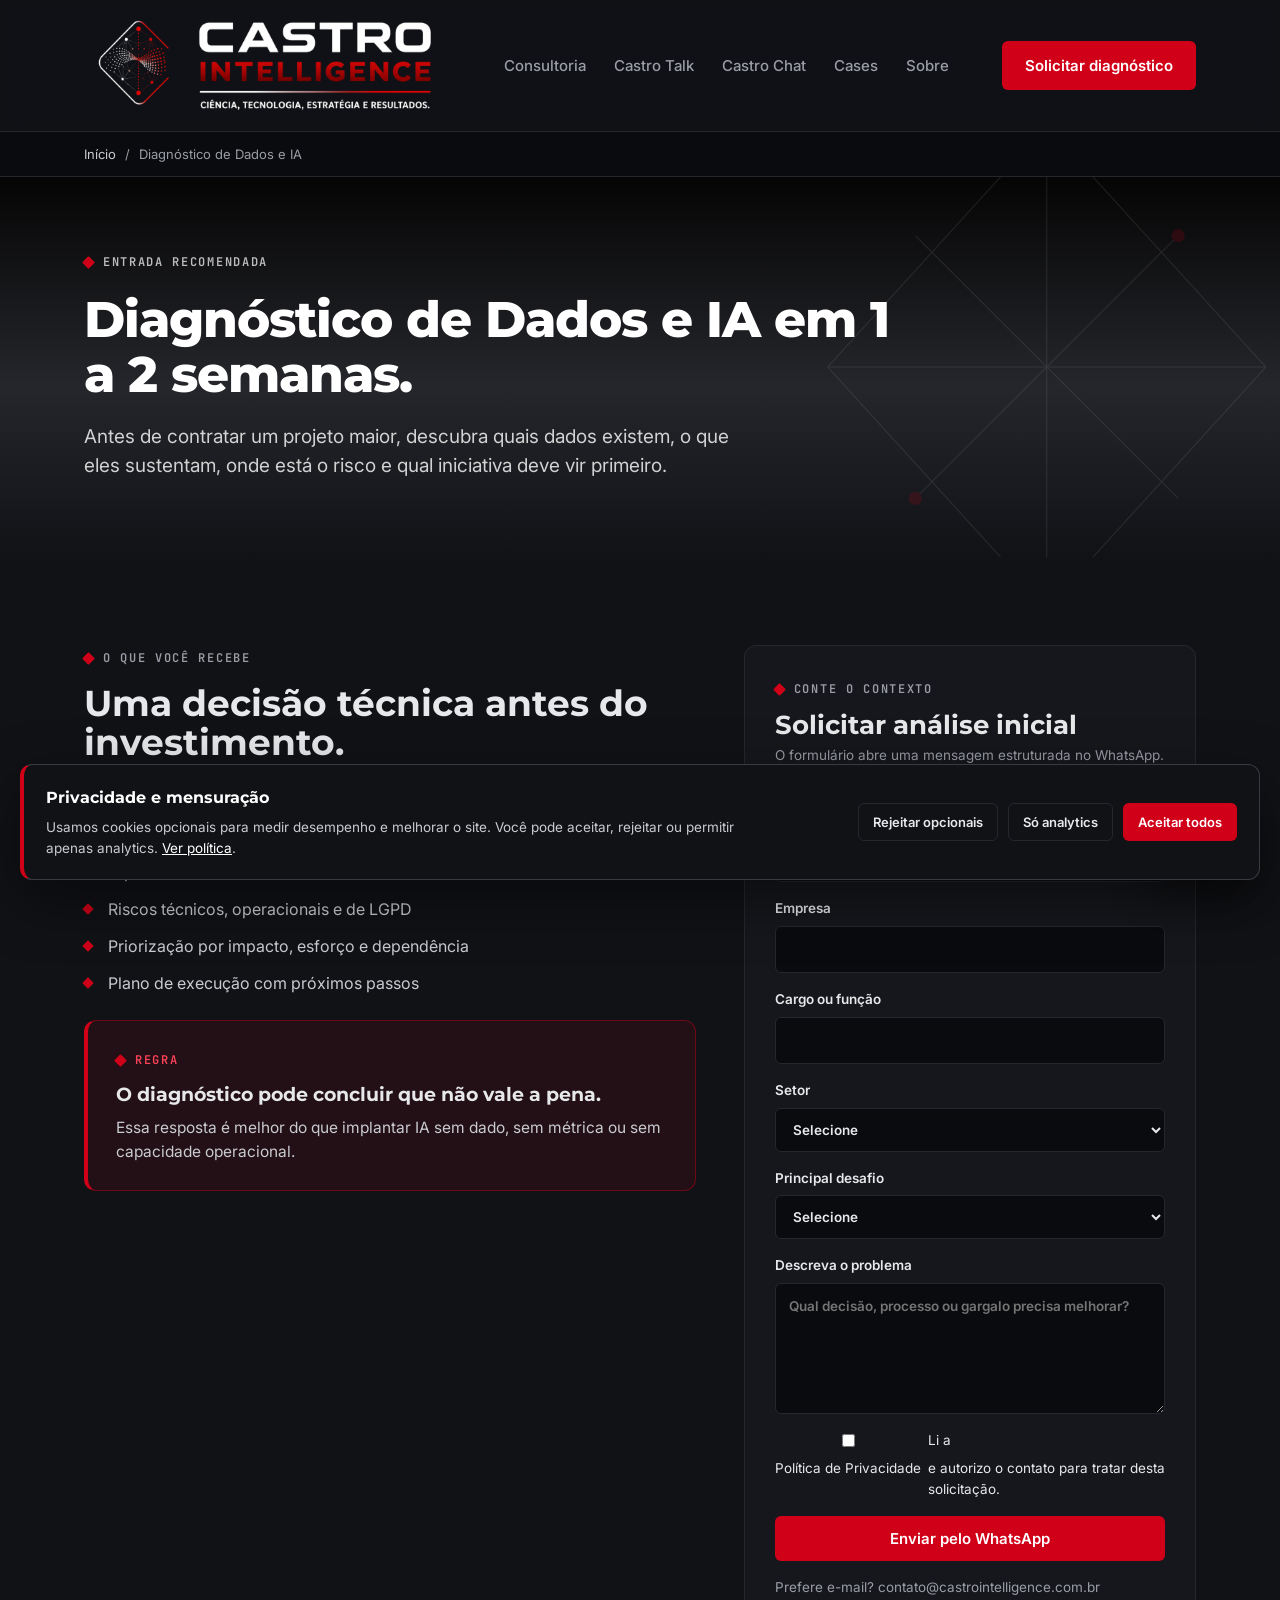
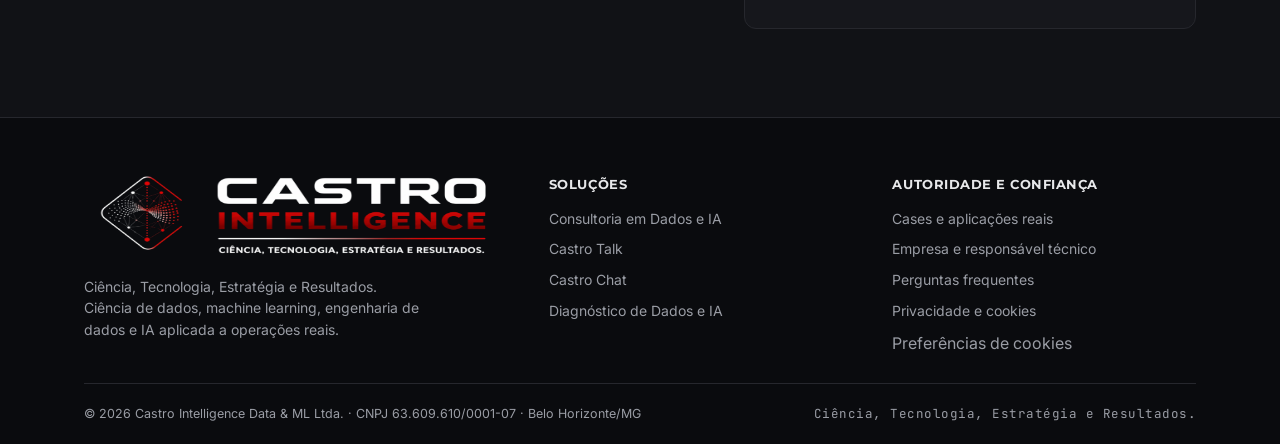
<file: diagnostico.html>
<!DOCTYPE html>

<html data-funnel-stage="conversion" data-page-name="diagnostico" data-page-type="conversion" data-product="Diagnóstico de Dados e IA" lang="pt-BR"><head>
<meta charset="utf-8"/>
<meta content="width=device-width, initial-scale=1" name="viewport"/>
<title>Diagnóstico de Dados e IA em 1 a 2 Semanas</title>
<meta content="Solicite um diagnóstico de dados e IA: inventário, qualidade, viabilidade, riscos, hipóteses de ROI e plano de execução para a sua empresa." name="description"/>
<meta content="index,follow,max-image-preview:large,max-snippet:-1,max-video-preview:-1" name="robots"/>
<meta content="Castro Intelligence Data &amp; ML Ltda." name="author"/>
<meta content="#111216" name="theme-color"/>
<link href="https://castrointelligence.com.br/diagnostico.html" rel="canonical"/>
<link href="https://castrointelligence.com.br/diagnostico.html" hreflang="pt-BR" rel="alternate"/>
<link href="https://castrointelligence.com.br/diagnostico.html" hreflang="x-default" rel="alternate"/>
<link href="/assets/ci-icon-192.png" rel="icon" sizes="192x192" type="image/png"/><link href="/assets/ci-icon-192.png" rel="apple-touch-icon"/>
<link href="/manifest.webmanifest" rel="manifest"/>
<meta content="website" property="og:type"/>
<meta content="Castro Intelligence" property="og:site_name"/>
<meta content="pt_BR" property="og:locale"/>
<meta content="Diagnóstico de Dados e IA" property="og:title"/>
<meta content="Uma entrada de baixo atrito para descobrir o que é viável, prioritário e mensurável antes de investir em implementação." property="og:description"/>
<meta content="https://castrointelligence.com.br/diagnostico.html" property="og:url"/>
<meta content="https://castrointelligence.com.br/assets/ci-og.png" property="og:image"/>
<meta content="https://castrointelligence.com.br/assets/ci-og.png" property="og:image:secure_url"/>
<meta content="image/png" property="og:image:type"/>
<meta content="1200" property="og:image:width"/>
<meta content="630" property="og:image:height"/>
<meta content="Castro Intelligence — Ciência, Tecnologia, Estratégia e Resultados" property="og:image:alt"/>
<meta content="summary_large_image" name="twitter:card"/>
<meta content="Diagnóstico de Dados e IA" name="twitter:title"/>
<meta content="Uma entrada de baixo atrito para descobrir o que é viável, prioritário e mensurável antes de investir em implementação." name="twitter:description"/>
<meta content="https://castrointelligence.com.br/assets/ci-og.png" name="twitter:image"/>
<script type="application/ld+json">{"@context":"https://schema.org","@graph":[{"@type":"Organization","@id":"https://castrointelligence.com.br/#organization","name":"Castro Intelligence Data & ML","legalName":"Castro Intelligence Data & ML Ltda.","alternateName":"Castro Intelligence","url":"https://castrointelligence.com.br/","logo":{"@type":"ImageObject","url":"https://castrointelligence.com.br/assets/ci-logo.png"},"image":"https://castrointelligence.com.br/assets/ci-og.png","email":"contato@castrointelligence.com.br","telephone":"+55-31-98277-9779","taxID":"63.609.610/0001-07","foundingDate":"2025-11-11","address":{"@type":"PostalAddress","addressLocality":"Belo Horizonte","addressRegion":"MG","addressCountry":"BR"},"areaServed":{"@type":"Country","name":"Brasil"},"founder":{"@id":"https://castrointelligence.com.br/#izael-castro"},"knowsAbout":["Ciência de dados","Machine learning","Engenharia de dados","Inteligência artificial aplicada","Agentes de IA","Analytics","Séries temporais","Processamento de linguagem natural","LGPD"]},{"@type":"Person","@id":"https://castrointelligence.com.br/#izael-castro","name":"Izael Castro","jobTitle":"Cientista de Dados e Consultor de IA","worksFor":{"@id":"https://castrointelligence.com.br/#organization"},"url":"https://castrointelligence.com.br/sobre.html","knowsAbout":["Machine learning","Deep learning","Engenharia de dados","IA generativa","Música computacional","Analytics"]},{"@type":"WebSite","@id":"https://castrointelligence.com.br/#website","url":"https://castrointelligence.com.br/","name":"Castro Intelligence","publisher":{"@id":"https://castrointelligence.com.br/#organization"},"inLanguage":"pt-BR"},{"@type":"WebPage","@id":"https://castrointelligence.com.br/diagnostico.html#webpage","url":"https://castrointelligence.com.br/diagnostico.html","name":"Diagnóstico de Dados e IA em 1 a 2 Semanas","description":"Solicite um diagnóstico de dados e IA: inventário, qualidade, viabilidade, riscos, hipóteses de ROI e plano de execução para a sua empresa.","isPartOf":{"@id":"https://castrointelligence.com.br/#website"},"about":{"@id":"https://castrointelligence.com.br/#organization"},"inLanguage":"pt-BR"},{"@type":"BreadcrumbList","@id":"https://castrointelligence.com.br/diagnostico.html#breadcrumb","itemListElement":[{"@type":"ListItem","position":1,"name":"Início","item":"https://castrointelligence.com.br/"},{"@type":"ListItem","position":2,"name":"Diagnóstico de Dados e IA","item":"https://castrointelligence.com.br/diagnostico.html"}]},{"@type":"Service","@id":"https://castrointelligence.com.br/diagnostico.html#service","name":"Diagnóstico de Dados e IA","description":"Solicite um diagnóstico de dados e IA: inventário, qualidade, viabilidade, riscos, hipóteses de ROI e plano de execução para a sua empresa.","provider":{"@id":"https://castrointelligence.com.br/#organization"},"areaServed":{"@type":"Country","name":"Brasil"},"url":"https://castrointelligence.com.br/diagnostico.html"}]}</script>
<script src="/assets/consent.js"></script>
<script src="/assets/seo-aeo.js"></script>
<!-- Google Tag Manager: carregado após o estado padrão do Consent Mode v2. -->
<script>
  (function(w,d,s,l,i){w[l]=w[l]||[];w[l].push({'gtm.start':
  new Date().getTime(),event:'gtm.js'});var f=d.getElementsByTagName(s)[0],
  j=d.createElement(s),dl=l!='dataLayer'?'&l='+l:'';j.async=true;j.src=
  'https://www.googletagmanager.com/gtm.js?id='+i+dl;f.parentNode.insertBefore(j,f);
  })(window,document,'script','dataLayer','GTM-5CB9PXD5');
  </script>
<link href="https://fonts.googleapis.com" rel="preconnect"/>
<link crossorigin="" href="https://fonts.gstatic.com" rel="preconnect"/>
<link href="https://fonts.googleapis.com/css2?family=Inter:wght@400;500;600;700&amp;family=JetBrains+Mono:wght@500;600&amp;family=Montserrat:wght@600;700;800&amp;display=swap" rel="stylesheet"/>
<link href="/assets/ci.css" rel="stylesheet"/>
</head><body id="top"><a class="skip-link" href="#conteudo">Ir para o conteúdo</a><noscript><iframe height="0" src="https://www.googletagmanager.com/ns.html?id=GTM-5CB9PXD5" style="display:none;visibility:hidden" title="Google Tag Manager" width="0"></iframe></noscript><header class="site-header">
<div class="container header-inner">
<a aria-label="Castro Intelligence — início" class="brand" href="/">
<img alt="Castro Intelligence" height="535" src="/assets/ci-logo-branca.png" width="2048"/>
</a>
<nav aria-label="Navegação principal" class="nav" id="nav">
<a href="/consultoria.html">Consultoria</a>
<a href="/castro-talk.html">Castro Talk</a>
<a href="/castro-chat.html">Castro Chat</a>
<a href="/cases.html">Cases</a>
<a href="/sobre.html">Sobre</a>
</nav>
<div class="header-cta">
<a class="btn btn-primary" data-event="generate_lead" data-gtm="cta-diagnostico" href="/diagnostico.html">Solicitar diagnóstico</a>
<button aria-expanded="false" aria-label="Abrir menu" class="menu-toggle" id="menuToggle"><span></span></button>
</div>
</div>
</header><div class="breadcrumb-wrap"><div class="container"><nav aria-label="Breadcrumb" class="breadcrumb"><a href="/">Início</a><span aria-hidden="true">/</span><span>Diagnóstico de Dados e IA</span></nav></div></div><main id="conteudo"><section class="page-hero"><div aria-hidden="true" class="page-hero-mesh"><svg viewbox="0 0 520 520" xmlns="http://www.w3.org/2000/svg"><g fill="none" opacity=".55" stroke="#ffffff" stroke-width="1"><path d="M260 40 L460 260 L260 480 L60 260 Z"></path><path d="M260 40 L260 480 M60 260 L460 260"></path><path d="M140 140 L380 380 M380 140 L140 380"></path></g><g fill="#D00018"><circle cx="260" cy="40" r="8"></circle><circle cx="380" cy="140" r="6"></circle><circle cx="140" cy="380" r="6"></circle></g></svg></div><div class="container"><span class="eyebrow">Entrada recomendada</span><h1>Diagnóstico de Dados e IA em 1 a 2 semanas.</h1><p class="lead">Antes de contratar um projeto maior, descubra quais dados existem, o que eles sustentam, onde está o risco e qual iniciativa deve vir primeiro.</p></div></section>
<section class="section"><div class="container diagnostic-layout"><div class="reveal"><span class="eyebrow">O que você recebe</span><h2>Uma decisão técnica antes do investimento.</h2><ul class="credential-list"><li>Inventário de fontes, sistemas e responsáveis</li><li>Avaliação de qualidade, acesso e limitações dos dados</li><li>Hipóteses de valor e métricas de sucesso</li><li>Riscos técnicos, operacionais e de LGPD</li><li>Priorização por impacto, esforço e dependência</li><li>Plano de execução com próximos passos</li></ul><div class="callout"><span class="eyebrow">Regra</span><h3>O diagnóstico pode concluir que não vale a pena.</h3><p>Essa resposta é melhor do que implantar IA sem dado, sem métrica ou sem capacidade operacional.</p></div></div>
<form class="lead-form reveal" data-lead-form="" id="diagnosticForm"><div class="form-head"><span class="eyebrow">Conte o contexto</span><h2>Solicitar análise inicial</h2><p>O formulário abre uma mensagem estruturada no WhatsApp. Nenhum dado é armazenado pelo site.</p></div><label>Nome completo<input autocomplete="name" maxlength="100" name="name" required="" type="text"/></label><label>Empresa<input autocomplete="organization" maxlength="120" name="company" required="" type="text"/></label><label>Cargo ou função<input autocomplete="organization-title" maxlength="100" name="role" type="text"/></label><label>Setor<select name="sector" required=""><option value="">Selecione</option><option>Saúde</option><option>Locação e construção</option><option>Indústria</option><option>Serviços</option><option>Varejo</option><option>Outro</option></select></label><label>Principal desafio<select name="challenge" required=""><option value="">Selecione</option><option>Decisão sem dados confiáveis</option><option>Previsão ou modelagem preditiva</option><option>Dados dispersos e integração</option><option>Atendimento no WhatsApp</option><option>Auditoria de atendimento</option><option>Outro</option></select></label><label>Descreva o problema<textarea maxlength="1200" name="message" placeholder="Qual decisão, processo ou gargalo precisa melhorar?" required="" rows="5"></textarea></label><label class="check-label"><input name="privacy" required="" type="checkbox"/> Li a <a href="/privacidade.html" rel="noopener" target="_blank">Política de Privacidade</a> e autorizo o contato para tratar desta solicitação.</label><button class="btn btn-primary btn-full" type="submit">Enviar pelo WhatsApp</button><p class="form-note">Prefere e-mail? <a data-gtm="email-diagnostico" href="mailto:contato@castrointelligence.com.br?subject=Diagnóstico%20de%20Dados%20e%20IA">contato@castrointelligence.com.br</a></p></form></div></section></main><footer class="site-footer">
<div class="container">
<div class="footer-inner">
<div class="footer-brand">
<img alt="Castro Intelligence" height="535" loading="lazy" src="/assets/ci-logo-branca.png" width="2048"/>
<p>Ciência, Tecnologia, Estratégia e Resultados. Ciência de dados, machine learning, engenharia de dados e IA aplicada a operações reais.</p>
</div>
<div class="footer-col">
<h4>Soluções</h4>
<a href="/consultoria.html">Consultoria em Dados e IA</a>
<a href="/castro-talk.html">Castro Talk</a>
<a href="/castro-chat.html">Castro Chat</a>
<a href="/diagnostico.html">Diagnóstico de Dados e IA</a>
</div>
<div class="footer-col">
<h4>Autoridade e confiança</h4>
<a href="/cases.html">Cases e aplicações reais</a>
<a href="/sobre.html">Empresa e responsável técnico</a>
<a href="/faq.html">Perguntas frequentes</a>
<a href="/privacidade.html">Privacidade e cookies</a>
<button class="footer-link-button" data-consent-settings="" type="button">Preferências de cookies</button>
</div>
</div>
<div class="footer-bottom">
<span>© <span id="year"></span> Castro Intelligence Data &amp; ML Ltda. · CNPJ 63.609.610/0001-07 · Belo Horizonte/MG</span>
<span class="slogan">Ciência, Tecnologia, Estratégia e Resultados.</span>
</div>
</div>
</footer>
<a aria-label="Falar com a Castro Intelligence pelo WhatsApp" class="floating-cta" data-event="generate_lead" data-gtm="whatsapp-flutuante" href="https://wa.me/5531982779779?text=Ol%C3%A1%2C%20vim%20pelo%20site%20da%20Castro%20Intelligence%20e%20quero%20conversar%20sobre%20um%20projeto." rel="noopener" target="_blank">WhatsApp</a><script src="/assets/ci.js"></script></body></html>
</file>
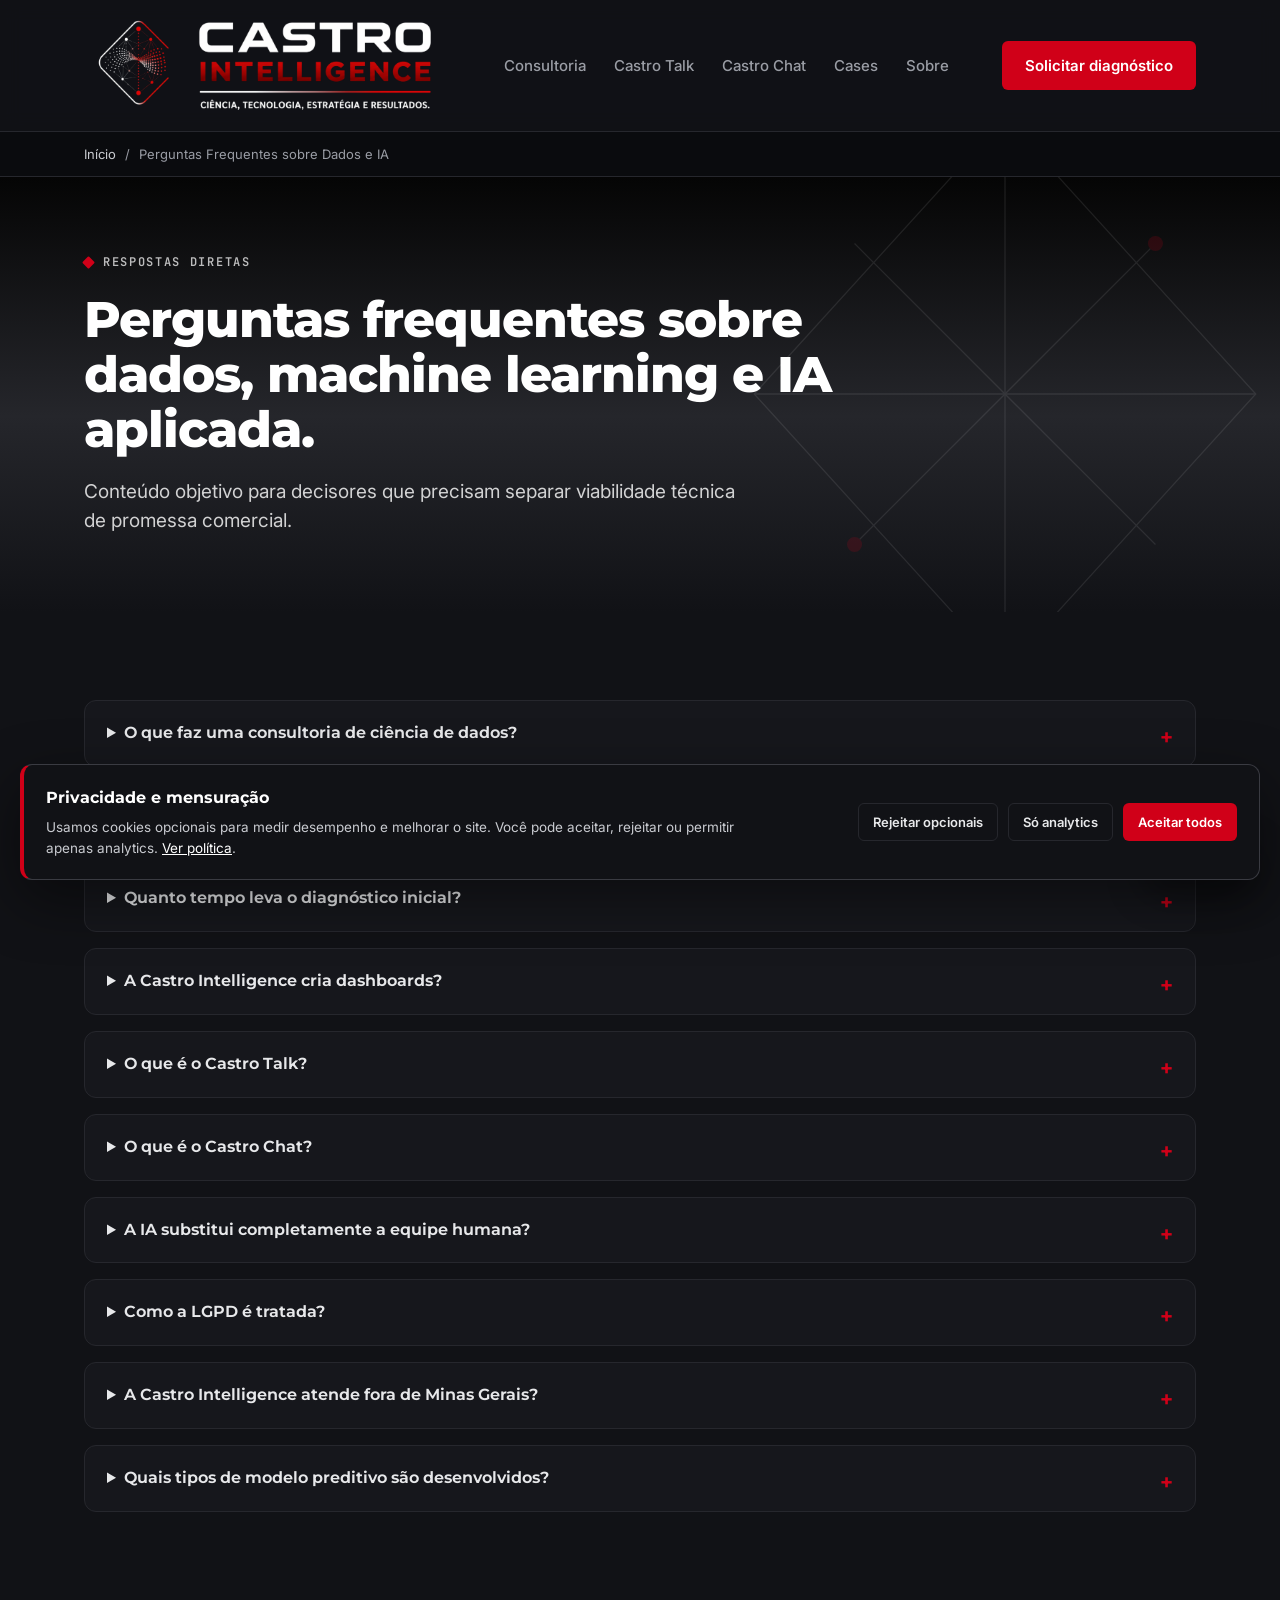
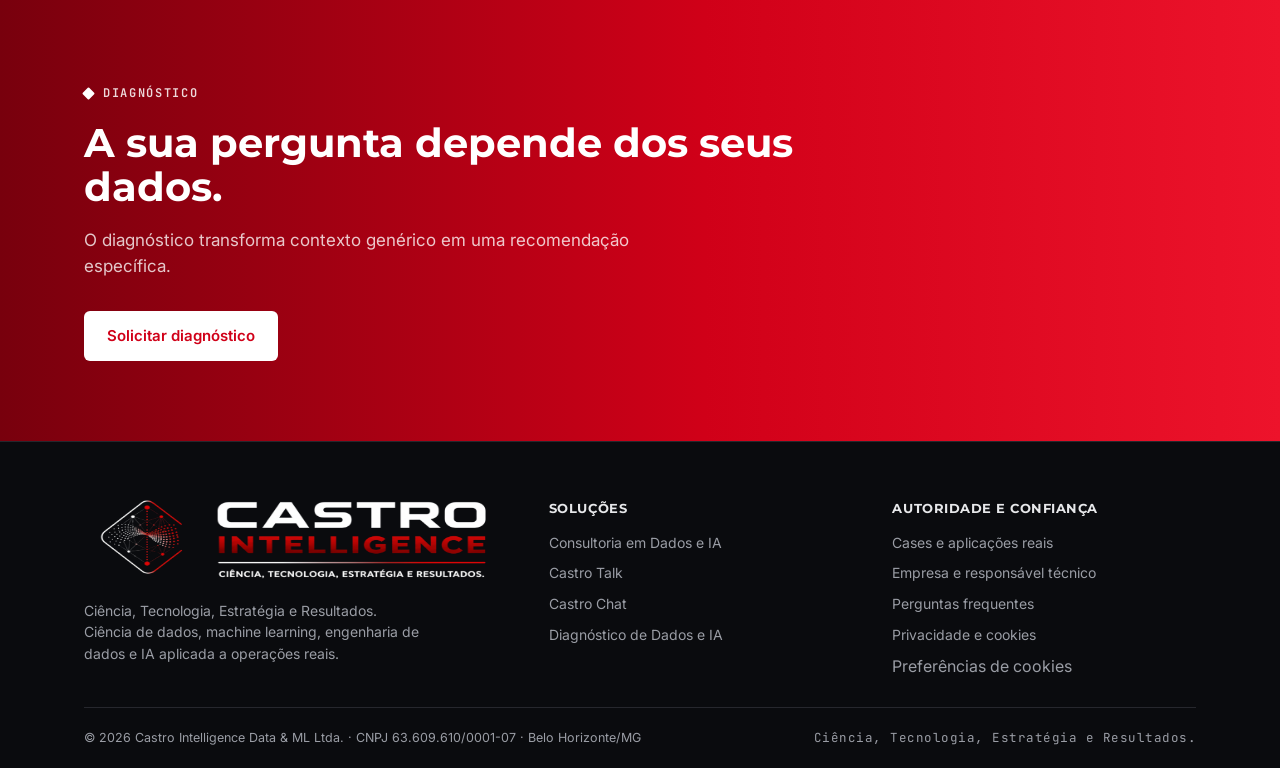
<file: faq.html>
<!DOCTYPE html>

<html data-funnel-stage="consideration" data-page-name="faq" data-page-type="faq" data-product="" lang="pt-BR"><head>
<meta charset="utf-8"/>
<meta content="width=device-width, initial-scale=1" name="viewport"/>
<title>Perguntas sobre Ciência de Dados, Machine Learning e IA</title>
<meta content="Respostas diretas sobre consultoria de ciência de dados, diagnóstico, machine learning, agentes de IA, auditoria de WhatsApp, LGPD e implantação." name="description"/>
<meta content="index,follow,max-image-preview:large,max-snippet:-1,max-video-preview:-1" name="robots"/>
<meta content="Castro Intelligence Data &amp; ML Ltda." name="author"/>
<meta content="#111216" name="theme-color"/>
<link href="https://castrointelligence.com.br/faq.html" rel="canonical"/>
<link href="https://castrointelligence.com.br/faq.html" hreflang="pt-BR" rel="alternate"/>
<link href="https://castrointelligence.com.br/faq.html" hreflang="x-default" rel="alternate"/>
<link href="/assets/ci-icon-192.png" rel="icon" sizes="192x192" type="image/png"/><link href="/assets/ci-icon-192.png" rel="apple-touch-icon"/>
<link href="/manifest.webmanifest" rel="manifest"/>
<meta content="website" property="og:type"/>
<meta content="Castro Intelligence" property="og:site_name"/>
<meta content="pt_BR" property="og:locale"/>
<meta content="Perguntas Frequentes sobre Dados e IA" property="og:title"/>
<meta content="Respostas objetivas para empresas que avaliam ciência de dados, machine learning e agentes de IA." property="og:description"/>
<meta content="https://castrointelligence.com.br/faq.html" property="og:url"/>
<meta content="https://castrointelligence.com.br/assets/ci-og.png" property="og:image"/>
<meta content="https://castrointelligence.com.br/assets/ci-og.png" property="og:image:secure_url"/>
<meta content="image/png" property="og:image:type"/>
<meta content="1200" property="og:image:width"/>
<meta content="630" property="og:image:height"/>
<meta content="Castro Intelligence — Ciência, Tecnologia, Estratégia e Resultados" property="og:image:alt"/>
<meta content="summary_large_image" name="twitter:card"/>
<meta content="Perguntas Frequentes sobre Dados e IA" name="twitter:title"/>
<meta content="Respostas objetivas para empresas que avaliam ciência de dados, machine learning e agentes de IA." name="twitter:description"/>
<meta content="https://castrointelligence.com.br/assets/ci-og.png" name="twitter:image"/>
<script type="application/ld+json">{"@context":"https://schema.org","@graph":[{"@type":"Organization","@id":"https://castrointelligence.com.br/#organization","name":"Castro Intelligence Data & ML","legalName":"Castro Intelligence Data & ML Ltda.","alternateName":"Castro Intelligence","url":"https://castrointelligence.com.br/","logo":{"@type":"ImageObject","url":"https://castrointelligence.com.br/assets/ci-logo.png"},"image":"https://castrointelligence.com.br/assets/ci-og.png","email":"contato@castrointelligence.com.br","telephone":"+55-31-98277-9779","taxID":"63.609.610/0001-07","foundingDate":"2025-11-11","address":{"@type":"PostalAddress","addressLocality":"Belo Horizonte","addressRegion":"MG","addressCountry":"BR"},"areaServed":{"@type":"Country","name":"Brasil"},"founder":{"@id":"https://castrointelligence.com.br/#izael-castro"},"knowsAbout":["Ciência de dados","Machine learning","Engenharia de dados","Inteligência artificial aplicada","Agentes de IA","Analytics","Séries temporais","Processamento de linguagem natural","LGPD"]},{"@type":"Person","@id":"https://castrointelligence.com.br/#izael-castro","name":"Izael Castro","jobTitle":"Cientista de Dados e Consultor de IA","worksFor":{"@id":"https://castrointelligence.com.br/#organization"},"url":"https://castrointelligence.com.br/sobre.html","knowsAbout":["Machine learning","Deep learning","Engenharia de dados","IA generativa","Música computacional","Analytics"]},{"@type":"WebSite","@id":"https://castrointelligence.com.br/#website","url":"https://castrointelligence.com.br/","name":"Castro Intelligence","publisher":{"@id":"https://castrointelligence.com.br/#organization"},"inLanguage":"pt-BR"},{"@type":"WebPage","@id":"https://castrointelligence.com.br/faq.html#webpage","url":"https://castrointelligence.com.br/faq.html","name":"Perguntas sobre Ciência de Dados, Machine Learning e IA","description":"Respostas diretas sobre consultoria de ciência de dados, diagnóstico, machine learning, agentes de IA, auditoria de WhatsApp, LGPD e implantação.","isPartOf":{"@id":"https://castrointelligence.com.br/#website"},"about":{"@id":"https://castrointelligence.com.br/#organization"},"inLanguage":"pt-BR"},{"@type":"BreadcrumbList","@id":"https://castrointelligence.com.br/faq.html#breadcrumb","itemListElement":[{"@type":"ListItem","position":1,"name":"Início","item":"https://castrointelligence.com.br/"},{"@type":"ListItem","position":2,"name":"Perguntas Frequentes sobre Dados e IA","item":"https://castrointelligence.com.br/faq.html"}]},{"@type":"FAQPage","@id":"https://castrointelligence.com.br/faq.html#faq","mainEntity":[{"@type":"Question","name":"O que faz uma consultoria de ciência de dados?","acceptedAnswer":{"@type":"Answer","text":"Transforma um problema de decisão em um processo analítico: inventário e qualidade dos dados, hipótese, modelagem, validação, implantação e acompanhamento. O objetivo não é produzir um modelo isolado, mas melhorar uma decisão ou operação mensurável."}},{"@type":"Question","name":"Quando uma empresa média deve contratar ciência de dados externa?","acceptedAnswer":{"@type":"Answer","text":"Quando já existe volume de dados e decisões recorrentes, mas contratar e manter uma equipe interna completa é desproporcional. A consultoria é adequada quando o escopo pode ser definido, medido e integrado à operação."}},{"@type":"Question","name":"Quanto tempo leva o diagnóstico inicial?","acceptedAnswer":{"@type":"Answer","text":"Normalmente de uma a duas semanas, dependendo do acesso aos dados e do número de sistemas. A entrega inclui inventário, qualidade, hipóteses de valor, riscos, viabilidade e plano de execução."}},{"@type":"Question","name":"A Castro Intelligence cria dashboards?","acceptedAnswer":{"@type":"Answer","text":"Somente quando o dashboard sustenta uma decisão ou processo. A empresa não entrega painéis cosméticos sem métrica, responsável e ação associada."}},{"@type":"Question","name":"O que é o Castro Talk?","acceptedAnswer":{"@type":"Answer","text":"É um agente de IA white-label para WhatsApp que atende, qualifica leads, mantém contexto e encaminha para humanos quando necessário. A arquitetura prioriza controle de alucinação, rastreabilidade e integração."}},{"@type":"Question","name":"O que é o Castro Chat?","acceptedAnswer":{"@type":"Answer","text":"É uma camada de inbox e auditoria por IA para atendimento humano no WhatsApp. O sistema classifica conversas, detecta padrões de qualidade e entrega ao gestor evidências que seriam inviáveis de obter por leitura manual."}},{"@type":"Question","name":"A IA substitui completamente a equipe humana?","acceptedAnswer":{"@type":"Answer","text":"Não. Em operações responsáveis, a IA automatiza tarefas repetitivas, organiza contexto e amplia capacidade. Casos ambíguos, sensíveis ou decisórios devem ser encaminhados a pessoas."}},{"@type":"Question","name":"Como a LGPD é tratada?","acceptedAnswer":{"@type":"Answer","text":"Como requisito técnico desde o desenho: finalidade, minimização, base legal, controle de acesso, retenção, segurança, registro e descarte. Em saúde, esses controles são não opcionais."}},{"@type":"Question","name":"A Castro Intelligence atende fora de Minas Gerais?","acceptedAnswer":{"@type":"Answer","text":"Sim. A sede é em Belo Horizonte, mas projetos podem ser executados remotamente em todo o Brasil."}},{"@type":"Question","name":"Quais tipos de modelo preditivo são desenvolvidos?","acceptedAnswer":{"@type":"Answer","text":"Classificação, regressão, séries temporais, detecção de anomalias, clustering e processamento de linguagem natural, conforme o problema e a qualidade do dado."}}]}]}</script>
<script src="/assets/consent.js"></script>
<script src="/assets/seo-aeo.js"></script>
<!-- Google Tag Manager: carregado após o estado padrão do Consent Mode v2. -->
<script>
  (function(w,d,s,l,i){w[l]=w[l]||[];w[l].push({'gtm.start':
  new Date().getTime(),event:'gtm.js'});var f=d.getElementsByTagName(s)[0],
  j=d.createElement(s),dl=l!='dataLayer'?'&l='+l:'';j.async=true;j.src=
  'https://www.googletagmanager.com/gtm.js?id='+i+dl;f.parentNode.insertBefore(j,f);
  })(window,document,'script','dataLayer','GTM-5CB9PXD5');
  </script>
<link href="https://fonts.googleapis.com" rel="preconnect"/>
<link crossorigin="" href="https://fonts.gstatic.com" rel="preconnect"/>
<link href="https://fonts.googleapis.com/css2?family=Inter:wght@400;500;600;700&amp;family=JetBrains+Mono:wght@500;600&amp;family=Montserrat:wght@600;700;800&amp;display=swap" rel="stylesheet"/>
<link href="/assets/ci.css" rel="stylesheet"/>
</head><body id="top"><a class="skip-link" href="#conteudo">Ir para o conteúdo</a><noscript><iframe height="0" src="https://www.googletagmanager.com/ns.html?id=GTM-5CB9PXD5" style="display:none;visibility:hidden" title="Google Tag Manager" width="0"></iframe></noscript><header class="site-header">
<div class="container header-inner">
<a aria-label="Castro Intelligence — início" class="brand" href="/">
<img alt="Castro Intelligence" height="535" src="/assets/ci-logo-branca.png" width="2048"/>
</a>
<nav aria-label="Navegação principal" class="nav" id="nav">
<a href="/consultoria.html">Consultoria</a>
<a href="/castro-talk.html">Castro Talk</a>
<a href="/castro-chat.html">Castro Chat</a>
<a href="/cases.html">Cases</a>
<a href="/sobre.html">Sobre</a>
</nav>
<div class="header-cta">
<a class="btn btn-primary" data-event="generate_lead" data-gtm="cta-diagnostico" href="/diagnostico.html">Solicitar diagnóstico</a>
<button aria-expanded="false" aria-label="Abrir menu" class="menu-toggle" id="menuToggle"><span></span></button>
</div>
</div>
</header><div class="breadcrumb-wrap"><div class="container"><nav aria-label="Breadcrumb" class="breadcrumb"><a href="/">Início</a><span aria-hidden="true">/</span><span>Perguntas Frequentes sobre Dados e IA</span></nav></div></div><main id="conteudo"><section class="page-hero"><div aria-hidden="true" class="page-hero-mesh"><svg viewbox="0 0 520 520" xmlns="http://www.w3.org/2000/svg"><g fill="none" opacity=".55" stroke="#ffffff" stroke-width="1"><path d="M260 40 L460 260 L260 480 L60 260 Z"></path><path d="M260 40 L260 480 M60 260 L460 260"></path><path d="M140 140 L380 380 M380 140 L140 380"></path></g><g fill="#D00018"><circle cx="260" cy="40" r="8"></circle><circle cx="380" cy="140" r="6"></circle><circle cx="140" cy="380" r="6"></circle></g></svg></div><div class="container"><span class="eyebrow">Respostas diretas</span><h1>Perguntas frequentes sobre dados, machine learning e IA aplicada.</h1><p class="lead">Conteúdo objetivo para decisores que precisam separar viabilidade técnica de promessa comercial.</p></div></section><section class="section"><div class="container"><div class="faq-grid faq-grid-single"><details class="faq-item reveal"><summary>O que faz uma consultoria de ciência de dados?</summary><p>Transforma um problema de decisão em um processo analítico: inventário e qualidade dos dados, hipótese, modelagem, validação, implantação e acompanhamento. O objetivo não é produzir um modelo isolado, mas melhorar uma decisão ou operação mensurável.</p></details><details class="faq-item reveal"><summary>Quando uma empresa média deve contratar ciência de dados externa?</summary><p>Quando já existe volume de dados e decisões recorrentes, mas contratar e manter uma equipe interna completa é desproporcional. A consultoria é adequada quando o escopo pode ser definido, medido e integrado à operação.</p></details><details class="faq-item reveal"><summary>Quanto tempo leva o diagnóstico inicial?</summary><p>Normalmente de uma a duas semanas, dependendo do acesso aos dados e do número de sistemas. A entrega inclui inventário, qualidade, hipóteses de valor, riscos, viabilidade e plano de execução.</p></details><details class="faq-item reveal"><summary>A Castro Intelligence cria dashboards?</summary><p>Somente quando o dashboard sustenta uma decisão ou processo. A empresa não entrega painéis cosméticos sem métrica, responsável e ação associada.</p></details><details class="faq-item reveal"><summary>O que é o Castro Talk?</summary><p>É um agente de IA white-label para WhatsApp que atende, qualifica leads, mantém contexto e encaminha para humanos quando necessário. A arquitetura prioriza controle de alucinação, rastreabilidade e integração.</p></details><details class="faq-item reveal"><summary>O que é o Castro Chat?</summary><p>É uma camada de inbox e auditoria por IA para atendimento humano no WhatsApp. O sistema classifica conversas, detecta padrões de qualidade e entrega ao gestor evidências que seriam inviáveis de obter por leitura manual.</p></details><details class="faq-item reveal"><summary>A IA substitui completamente a equipe humana?</summary><p>Não. Em operações responsáveis, a IA automatiza tarefas repetitivas, organiza contexto e amplia capacidade. Casos ambíguos, sensíveis ou decisórios devem ser encaminhados a pessoas.</p></details><details class="faq-item reveal"><summary>Como a LGPD é tratada?</summary><p>Como requisito técnico desde o desenho: finalidade, minimização, base legal, controle de acesso, retenção, segurança, registro e descarte. Em saúde, esses controles são não opcionais.</p></details><details class="faq-item reveal"><summary>A Castro Intelligence atende fora de Minas Gerais?</summary><p>Sim. A sede é em Belo Horizonte, mas projetos podem ser executados remotamente em todo o Brasil.</p></details><details class="faq-item reveal"><summary>Quais tipos de modelo preditivo são desenvolvidos?</summary><p>Classificação, regressão, séries temporais, detecção de anomalias, clustering e processamento de linguagem natural, conforme o problema e a qualidade do dado.</p></details></div></div></section><section class="cta-band"><div class="container"><span class="eyebrow">Diagnóstico</span><h2>A sua pergunta depende dos seus dados.</h2><p>O diagnóstico transforma contexto genérico em uma recomendação específica.</p><div class="cta-actions"><a class="btn btn-primary" data-event="generate_lead" href="/diagnostico.html">Solicitar diagnóstico</a></div></div></section></main><footer class="site-footer">
<div class="container">
<div class="footer-inner">
<div class="footer-brand">
<img alt="Castro Intelligence" height="535" loading="lazy" src="/assets/ci-logo-branca.png" width="2048"/>
<p>Ciência, Tecnologia, Estratégia e Resultados. Ciência de dados, machine learning, engenharia de dados e IA aplicada a operações reais.</p>
</div>
<div class="footer-col">
<h4>Soluções</h4>
<a href="/consultoria.html">Consultoria em Dados e IA</a>
<a href="/castro-talk.html">Castro Talk</a>
<a href="/castro-chat.html">Castro Chat</a>
<a href="/diagnostico.html">Diagnóstico de Dados e IA</a>
</div>
<div class="footer-col">
<h4>Autoridade e confiança</h4>
<a href="/cases.html">Cases e aplicações reais</a>
<a href="/sobre.html">Empresa e responsável técnico</a>
<a href="/faq.html">Perguntas frequentes</a>
<a href="/privacidade.html">Privacidade e cookies</a>
<button class="footer-link-button" data-consent-settings="" type="button">Preferências de cookies</button>
</div>
</div>
<div class="footer-bottom">
<span>© <span id="year"></span> Castro Intelligence Data &amp; ML Ltda. · CNPJ 63.609.610/0001-07 · Belo Horizonte/MG</span>
<span class="slogan">Ciência, Tecnologia, Estratégia e Resultados.</span>
</div>
</div>
</footer>
<a aria-label="Falar com a Castro Intelligence pelo WhatsApp" class="floating-cta" data-event="generate_lead" data-gtm="whatsapp-flutuante" href="https://wa.me/5531982779779?text=Ol%C3%A1%2C%20vim%20pelo%20site%20da%20Castro%20Intelligence%20e%20quero%20conversar%20sobre%20um%20projeto." rel="noopener" target="_blank">WhatsApp</a><script src="/assets/ci.js"></script></body></html>
</file>
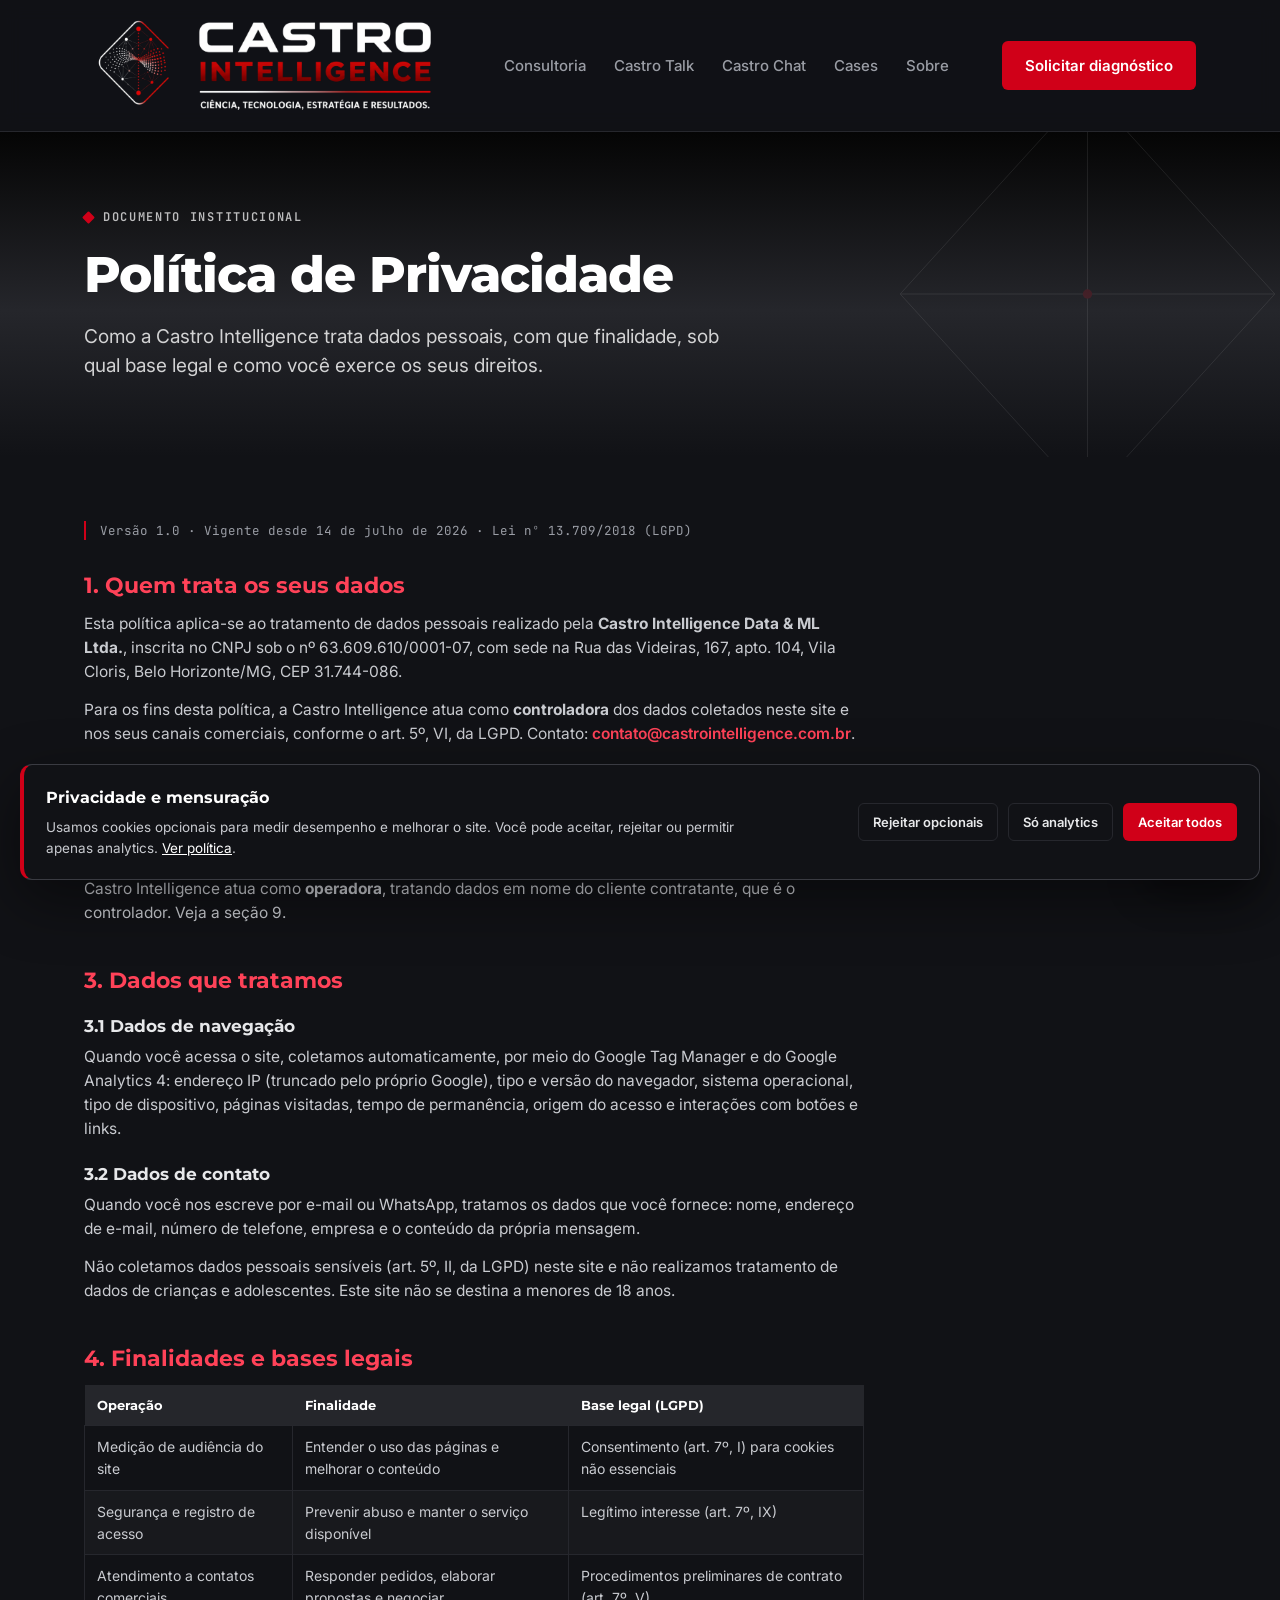
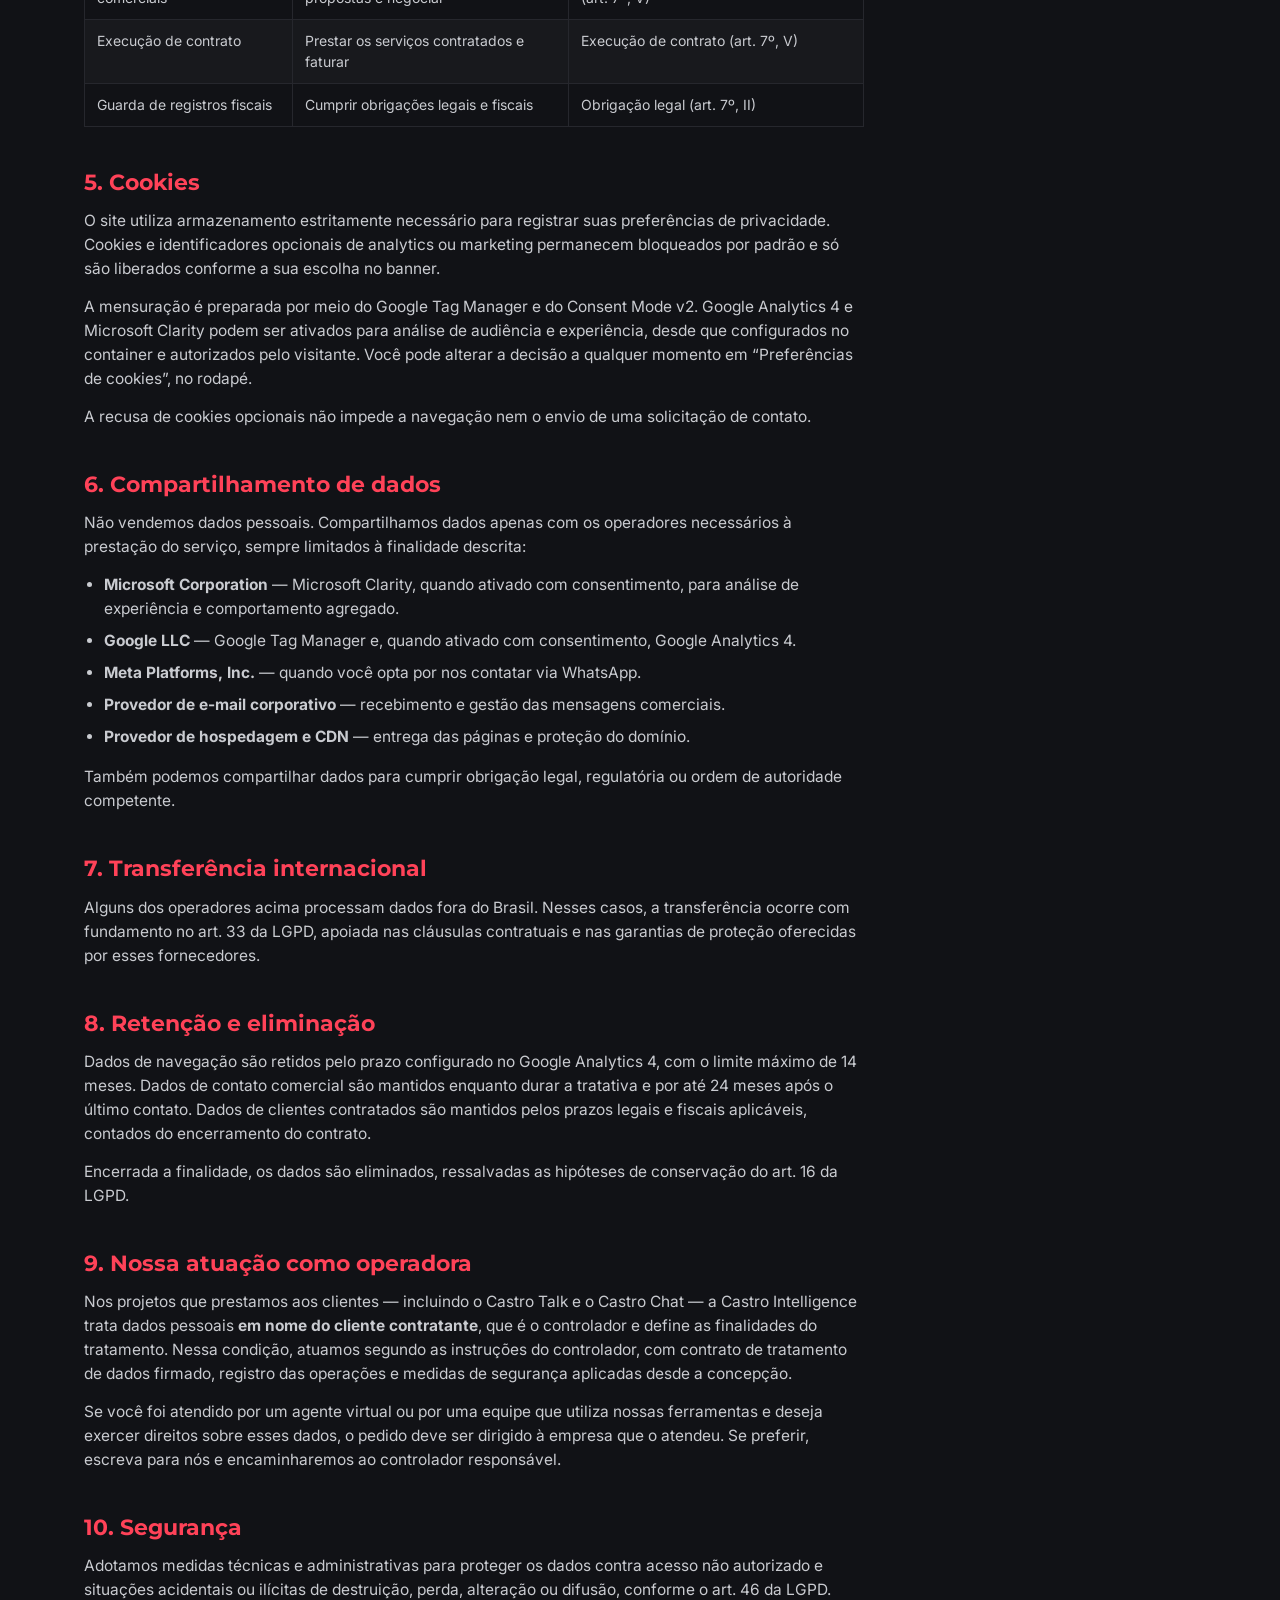
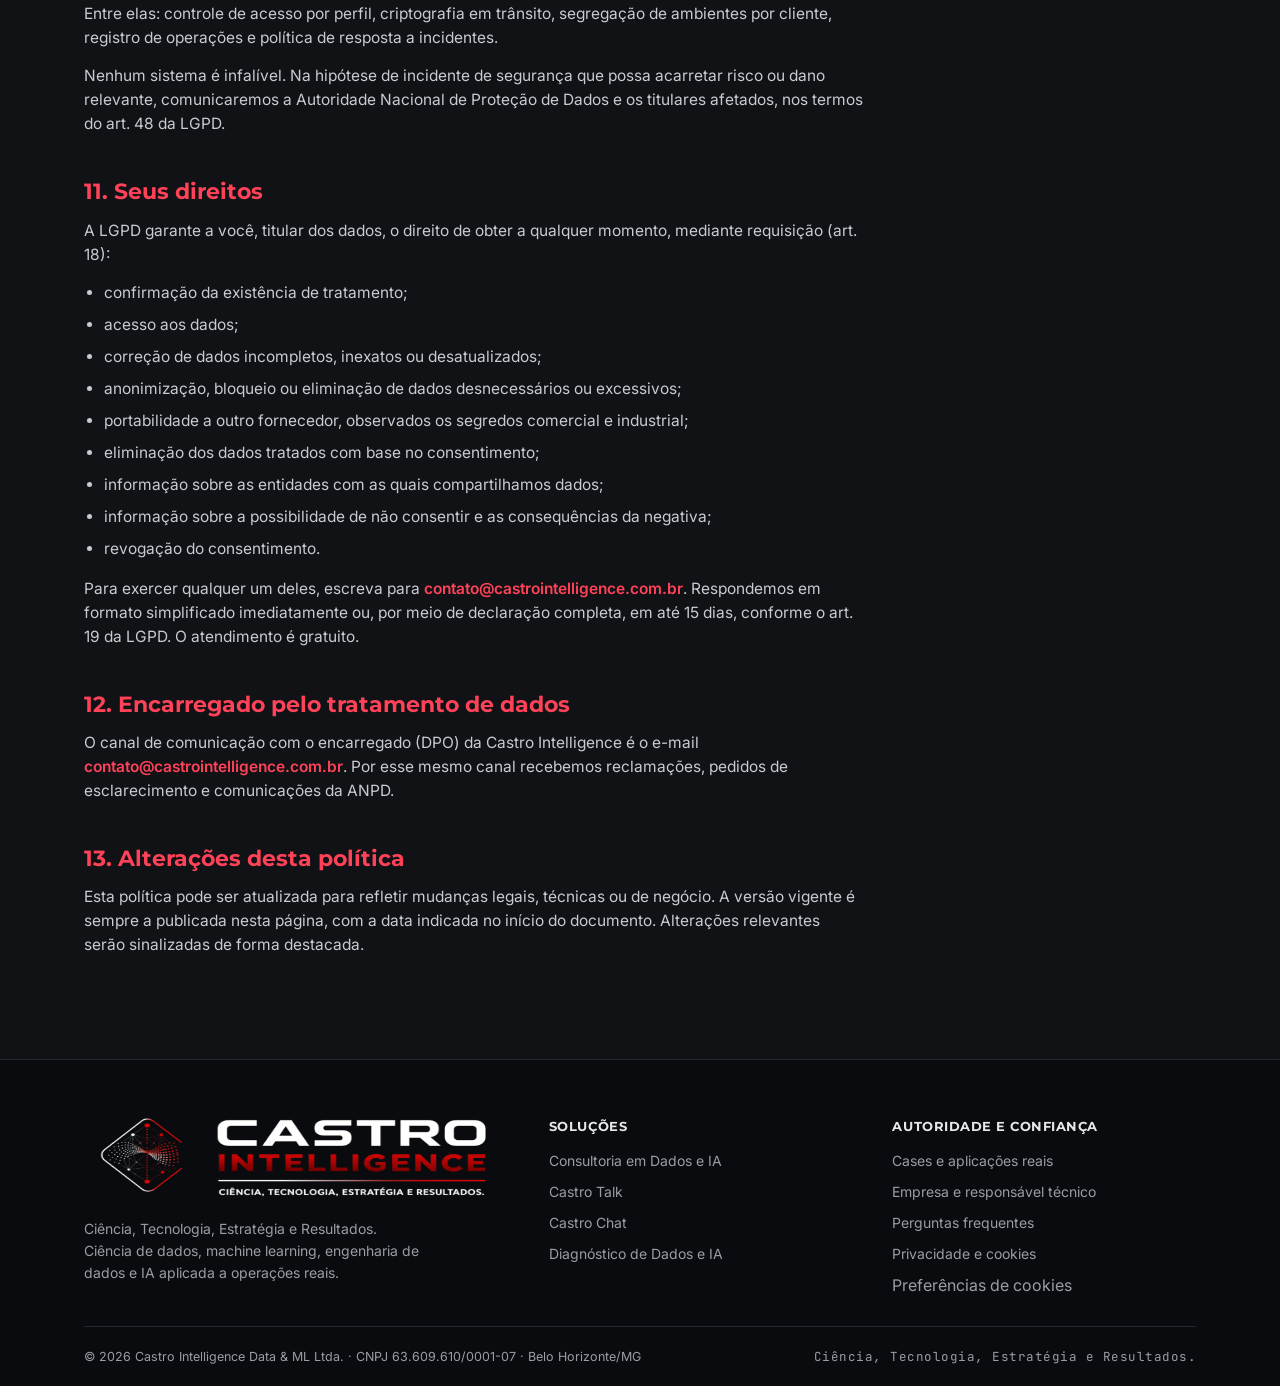
<file: privacidade.html>
<!DOCTYPE html>

<html data-funnel-stage="trust" data-page-name="privacidade" data-page-type="legal" data-product="" lang="pt-BR">
<head>
<meta charset="utf-8"/>
<meta content="width=device-width, initial-scale=1" name="viewport"/>
<title>Política de Privacidade e Cookies | Castro Intelligence</title>
<meta content="Política de privacidade, cookies, bases legais, direitos dos titulares e tratamento de dados pessoais pela Castro Intelligence." name="description"/>
<meta content="index,follow,max-image-preview:large,max-snippet:-1,max-video-preview:-1" name="robots"/>
<meta content="Castro Intelligence Data &amp; ML Ltda." name="author"/>
<meta content="#111216" name="theme-color"/>
<link href="https://castrointelligence.com.br/privacidade.html" rel="canonical"/>
<link href="https://castrointelligence.com.br/privacidade.html" hreflang="pt-BR" rel="alternate"/>
<link href="https://castrointelligence.com.br/privacidade.html" hreflang="x-default" rel="alternate"/>
<link href="/assets/ci-icon-192.png" rel="icon" sizes="192x192" type="image/png"/><link href="/assets/ci-icon-192.png" rel="apple-touch-icon"/>
<link href="/manifest.webmanifest" rel="manifest"/>
<meta content="website" property="og:type"/>
<meta content="Castro Intelligence" property="og:site_name"/>
<meta content="pt_BR" property="og:locale"/>
<meta content="Política de Privacidade | Castro Intelligence" property="og:title"/>
<meta content="Como a Castro Intelligence trata dados pessoais, cookies e solicitações de titulares." property="og:description"/>
<meta content="https://castrointelligence.com.br/privacidade.html" property="og:url"/>
<meta content="https://castrointelligence.com.br/assets/ci-og.png" property="og:image"/>
<meta content="https://castrointelligence.com.br/assets/ci-og.png" property="og:image:secure_url"/>
<meta content="image/png" property="og:image:type"/>
<meta content="1200" property="og:image:width"/>
<meta content="630" property="og:image:height"/>
<meta content="Castro Intelligence — Ciência, Tecnologia, Estratégia e Resultados" property="og:image:alt"/>
<meta content="summary_large_image" name="twitter:card"/>
<meta content="Política de Privacidade | Castro Intelligence" name="twitter:title"/>
<meta content="Como a Castro Intelligence trata dados pessoais, cookies e solicitações de titulares." name="twitter:description"/>
<meta content="https://castrointelligence.com.br/assets/ci-og.png" name="twitter:image"/>
<script type="application/ld+json">{"@context":"https://schema.org","@graph":[{"@type":"Organization","@id":"https://castrointelligence.com.br/#organization","name":"Castro Intelligence Data & ML","legalName":"Castro Intelligence Data & ML Ltda.","alternateName":"Castro Intelligence","url":"https://castrointelligence.com.br/","logo":{"@type":"ImageObject","url":"https://castrointelligence.com.br/assets/ci-logo.png"},"image":"https://castrointelligence.com.br/assets/ci-og.png","email":"contato@castrointelligence.com.br","telephone":"+55-31-98277-9779","taxID":"63.609.610/0001-07","foundingDate":"2025-11-11","address":{"@type":"PostalAddress","addressLocality":"Belo Horizonte","addressRegion":"MG","addressCountry":"BR"},"areaServed":{"@type":"Country","name":"Brasil"},"founder":{"@id":"https://castrointelligence.com.br/#izael-castro"},"knowsAbout":["Ciência de dados","Machine learning","Engenharia de dados","Inteligência artificial aplicada","Agentes de IA","Analytics","Séries temporais","Processamento de linguagem natural","LGPD"]},{"@type":"Person","@id":"https://castrointelligence.com.br/#izael-castro","name":"Izael Castro","jobTitle":"Cientista de Dados e Consultor de IA","worksFor":{"@id":"https://castrointelligence.com.br/#organization"},"url":"https://castrointelligence.com.br/sobre.html","knowsAbout":["Machine learning","Deep learning","Engenharia de dados","IA generativa","Música computacional","Analytics"]},{"@type":"WebSite","@id":"https://castrointelligence.com.br/#website","url":"https://castrointelligence.com.br/","name":"Castro Intelligence","publisher":{"@id":"https://castrointelligence.com.br/#organization"},"inLanguage":"pt-BR"},{"@type":"WebPage","@id":"https://castrointelligence.com.br/privacidade.html#webpage","url":"https://castrointelligence.com.br/privacidade.html","name":"Política de Privacidade e Cookies | Castro Intelligence","description":"Política de privacidade, cookies, bases legais, direitos dos titulares e tratamento de dados pessoais pela Castro Intelligence.","isPartOf":{"@id":"https://castrointelligence.com.br/#website"},"about":{"@id":"https://castrointelligence.com.br/#organization"},"inLanguage":"pt-BR"},{"@type":"BreadcrumbList","@id":"https://castrointelligence.com.br/privacidade.html#breadcrumb","itemListElement":[{"@type":"ListItem","position":1,"name":"Início","item":"https://castrointelligence.com.br/"},{"@type":"ListItem","position":2,"name":"Política de Privacidade | Castro Intelligence","item":"https://castrointelligence.com.br/privacidade.html"}]}]}</script>
<script src="/assets/consent.js"></script>
<script src="/assets/seo-aeo.js"></script>
<!-- Google Tag Manager: carregado após o estado padrão do Consent Mode v2. -->
<script>
  (function(w,d,s,l,i){w[l]=w[l]||[];w[l].push({'gtm.start':
  new Date().getTime(),event:'gtm.js'});var f=d.getElementsByTagName(s)[0],
  j=d.createElement(s),dl=l!='dataLayer'?'&l='+l:'';j.async=true;j.src=
  'https://www.googletagmanager.com/gtm.js?id='+i+dl;f.parentNode.insertBefore(j,f);
  })(window,document,'script','dataLayer','GTM-5CB9PXD5');
  </script>
<link href="https://fonts.googleapis.com" rel="preconnect"/>
<link crossorigin="" href="https://fonts.gstatic.com" rel="preconnect"/>
<link href="https://fonts.googleapis.com/css2?family=Inter:wght@400;500;600;700&amp;family=JetBrains+Mono:wght@500;600&amp;family=Montserrat:wght@600;700;800&amp;display=swap" rel="stylesheet"/>
<link href="/assets/ci.css" rel="stylesheet"/>
</head>
<body id="top"><a class="skip-link" href="#conteudo">Ir para o conteúdo</a><noscript><iframe height="0" src="https://www.googletagmanager.com/ns.html?id=GTM-5CB9PXD5" style="display:none;visibility:hidden" title="Google Tag Manager" width="0"></iframe></noscript>
<header class="site-header">
<div class="container header-inner">
<a aria-label="Castro Intelligence — início" class="brand" href="/">
<img alt="Castro Intelligence" height="535" src="/assets/ci-logo-branca.png" width="2048"/>
</a>
<nav aria-label="Navegação principal" class="nav" id="nav">
<a href="/consultoria.html">Consultoria</a>
<a href="/castro-talk.html">Castro Talk</a>
<a href="/castro-chat.html">Castro Chat</a>
<a href="/cases.html">Cases</a>
<a href="/sobre.html">Sobre</a>
</nav>
<div class="header-cta">
<a class="btn btn-primary" data-event="generate_lead" data-gtm="cta-diagnostico" href="/diagnostico.html">Solicitar diagnóstico</a>
<button aria-expanded="false" aria-label="Abrir menu" class="menu-toggle" id="menuToggle"><span></span></button>
</div>
</div>
</header>
<section class="page-hero">
<div aria-hidden="true" class="page-hero-mesh">
<svg viewbox="0 0 520 520" xmlns="http://www.w3.org/2000/svg">
<g fill="none" opacity=".55" stroke="#ffffff" stroke-width="1">
<path d="M260 40 L460 260 L260 480 L60 260 Z"></path><path d="M260 40 L260 480 M60 260 L460 260"></path>
</g>
<g><circle cx="260" cy="40" fill="#ED132B" r="8"></circle><circle cx="260" cy="480" fill="#ED132B" r="8"></circle>
<circle cx="260" cy="260" fill="#ED132B" r="5"></circle></g>
</svg>
</div>
<div class="container">
<span class="eyebrow">Documento institucional</span>
<h1>Política de Privacidade</h1>
<p class="lead">
        Como a Castro Intelligence trata dados pessoais, com que finalidade, sob qual base
        legal e como você exerce os seus direitos.
      </p>
</div>
</section>
<main class="container" id="conteudo">
<article class="legal">
<div class="meta">
        Versão 1.0 · Vigente desde 14 de julho de 2026 · Lei nº 13.709/2018 (LGPD)
      </div>
<h2>1. Quem trata os seus dados</h2>
<p>
        Esta política aplica-se ao tratamento de dados pessoais realizado pela
        <strong>Castro Intelligence Data &amp; ML Ltda.</strong>, inscrita no CNPJ sob o
        nº 63.609.610/0001-07, com sede na Rua das Videiras, 167, apto. 104, Vila Cloris,
        Belo Horizonte/MG, CEP 31.744-086.
      </p>
<p>
        Para os fins desta política, a Castro Intelligence atua como <strong>controladora</strong>
        dos dados coletados neste site e nos seus canais comerciais, conforme o art. 5º, VI, da LGPD.
        Contato: <a href="mailto:contato@castrointelligence.com.br">contato@castrointelligence.com.br</a>.
      </p>
<h2>2. Escopo</h2>
<p>
        Esta política cobre o site castrointelligence.com.br e o relacionamento comercial da
        empresa. Ela <strong>não</strong> descreve o tratamento realizado dentro dos projetos
        contratados por nossos clientes — nesses casos, a Castro Intelligence atua como
        <strong>operadora</strong>, tratando dados em nome do cliente contratante, que é o
        controlador. Veja a seção 9.
      </p>
<h2>3. Dados que tratamos</h2>
<h3>3.1 Dados de navegação</h3>
<p>
        Quando você acessa o site, coletamos automaticamente, por meio do Google Tag Manager e do
        Google Analytics 4: endereço IP (truncado pelo próprio Google), tipo e versão do navegador,
        sistema operacional, tipo de dispositivo, páginas visitadas, tempo de permanência,
        origem do acesso e interações com botões e links.
      </p>
<h3>3.2 Dados de contato</h3>
<p>
        Quando você nos escreve por e-mail ou WhatsApp, tratamos os dados que você fornece:
        nome, endereço de e-mail, número de telefone, empresa e o conteúdo da própria mensagem.
      </p>
<p>
        Não coletamos dados pessoais sensíveis (art. 5º, II, da LGPD) neste site e não realizamos
        tratamento de dados de crianças e adolescentes. Este site não se destina a menores de 18 anos.
      </p>
<h2>4. Finalidades e bases legais</h2>
<table>
<thead>
<tr><th>Operação</th><th>Finalidade</th><th>Base legal (LGPD)</th></tr>
</thead>
<tbody>
<tr>
<td>Medição de audiência do site</td>
<td>Entender o uso das páginas e melhorar o conteúdo</td>
<td>Consentimento (art. 7º, I) para cookies não essenciais</td>
</tr>
<tr>
<td>Segurança e registro de acesso</td>
<td>Prevenir abuso e manter o serviço disponível</td>
<td>Legítimo interesse (art. 7º, IX)</td>
</tr>
<tr>
<td>Atendimento a contatos comerciais</td>
<td>Responder pedidos, elaborar propostas e negociar</td>
<td>Procedimentos preliminares de contrato (art. 7º, V)</td>
</tr>
<tr>
<td>Execução de contrato</td>
<td>Prestar os serviços contratados e faturar</td>
<td>Execução de contrato (art. 7º, V)</td>
</tr>
<tr>
<td>Guarda de registros fiscais</td>
<td>Cumprir obrigações legais e fiscais</td>
<td>Obrigação legal (art. 7º, II)</td>
</tr>
</tbody>
</table>
<h2>5. Cookies</h2><p>O site utiliza armazenamento estritamente necessário para registrar suas preferências de privacidade. Cookies e identificadores opcionais de analytics ou marketing permanecem bloqueados por padrão e só são liberados conforme a sua escolha no banner.</p><p>A mensuração é preparada por meio do Google Tag Manager e do Consent Mode v2. Google Analytics 4 e Microsoft Clarity podem ser ativados para análise de audiência e experiência, desde que configurados no container e autorizados pelo visitante. Você pode alterar a decisão a qualquer momento em “Preferências de cookies”, no rodapé.</p><p>A recusa de cookies opcionais não impede a navegação nem o envio de uma solicitação de contato.</p>


<h2>6. Compartilhamento de dados</h2>
<p>
        Não vendemos dados pessoais. Compartilhamos dados apenas com os operadores necessários à
        prestação do serviço, sempre limitados à finalidade descrita:
      </p>
<ul>
<li><strong>Microsoft Corporation</strong> — Microsoft Clarity, quando ativado com consentimento, para análise de experiência e comportamento agregado.</li><li><strong>Google LLC</strong> — Google Tag Manager e, quando ativado com consentimento, Google Analytics 4.</li>
<li><strong>Meta Platforms, Inc.</strong> — quando você opta por nos contatar via WhatsApp.</li>
<li><strong>Provedor de e-mail corporativo</strong> — recebimento e gestão das mensagens comerciais.</li>
<li><strong>Provedor de hospedagem e CDN</strong> — entrega das páginas e proteção do domínio.</li>
</ul>
<p>
        Também podemos compartilhar dados para cumprir obrigação legal, regulatória ou ordem de
        autoridade competente.
      </p>
<h2>7. Transferência internacional</h2>
<p>
        Alguns dos operadores acima processam dados fora do Brasil. Nesses casos, a transferência
        ocorre com fundamento no art. 33 da LGPD, apoiada nas cláusulas contratuais e nas garantias
        de proteção oferecidas por esses fornecedores.
      </p>
<h2>8. Retenção e eliminação</h2>
<p>
        Dados de navegação são retidos pelo prazo configurado no Google Analytics 4, com o
        limite máximo de 14 meses. Dados de contato comercial são mantidos enquanto durar a
        tratativa e por até 24 meses após o último contato. Dados de clientes contratados são
        mantidos pelos prazos legais e fiscais aplicáveis, contados do encerramento do contrato.
      </p>
<p>
        Encerrada a finalidade, os dados são eliminados, ressalvadas as hipóteses de conservação
        do art. 16 da LGPD.
      </p>
<h2>9. Nossa atuação como operadora</h2>
<p>
        Nos projetos que prestamos aos clientes — incluindo o Castro Talk e o Castro Chat — a
        Castro Intelligence trata dados pessoais <strong>em nome do cliente contratante</strong>,
        que é o controlador e define as finalidades do tratamento. Nessa condição, atuamos segundo
        as instruções do controlador, com contrato de tratamento de dados firmado, registro das
        operações e medidas de segurança aplicadas desde a concepção.
      </p>
<p>
        Se você foi atendido por um agente virtual ou por uma equipe que utiliza nossas
        ferramentas e deseja exercer direitos sobre esses dados, o pedido deve ser dirigido à
        empresa que o atendeu. Se preferir, escreva para nós e encaminharemos ao controlador
        responsável.
      </p>
<h2>10. Segurança</h2>
<p>
        Adotamos medidas técnicas e administrativas para proteger os dados contra acesso não
        autorizado e situações acidentais ou ilícitas de destruição, perda, alteração ou difusão,
        conforme o art. 46 da LGPD. Entre elas: controle de acesso por perfil, criptografia em
        trânsito, segregação de ambientes por cliente, registro de operações e política de
        resposta a incidentes.
      </p>
<p>
        Nenhum sistema é infalível. Na hipótese de incidente de segurança que possa acarretar
        risco ou dano relevante, comunicaremos a Autoridade Nacional de Proteção de Dados e os
        titulares afetados, nos termos do art. 48 da LGPD.
      </p>
<h2>11. Seus direitos</h2>
<p>
        A LGPD garante a você, titular dos dados, o direito de obter a qualquer momento,
        mediante requisição (art. 18):
      </p>
<ul>
<li>confirmação da existência de tratamento;</li>
<li>acesso aos dados;</li>
<li>correção de dados incompletos, inexatos ou desatualizados;</li>
<li>anonimização, bloqueio ou eliminação de dados desnecessários ou excessivos;</li>
<li>portabilidade a outro fornecedor, observados os segredos comercial e industrial;</li>
<li>eliminação dos dados tratados com base no consentimento;</li>
<li>informação sobre as entidades com as quais compartilhamos dados;</li>
<li>informação sobre a possibilidade de não consentir e as consequências da negativa;</li>
<li>revogação do consentimento.</li>
</ul>
<p>
        Para exercer qualquer um deles, escreva para
        <a href="mailto:contato@castrointelligence.com.br">contato@castrointelligence.com.br</a>.
        Respondemos em formato simplificado imediatamente ou, por meio de declaração completa,
        em até 15 dias, conforme o art. 19 da LGPD. O atendimento é gratuito.
      </p>
<h2>12. Encarregado pelo tratamento de dados</h2>
<p>
        O canal de comunicação com o encarregado (DPO) da Castro Intelligence é o e-mail
        <a href="mailto:contato@castrointelligence.com.br">contato@castrointelligence.com.br</a>.
        Por esse mesmo canal recebemos reclamações, pedidos de esclarecimento e comunicações da
        ANPD.
      </p>
<h2>13. Alterações desta política</h2>
<p>
        Esta política pode ser atualizada para refletir mudanças legais, técnicas ou de negócio.
        A versão vigente é sempre a publicada nesta página, com a data indicada no início do
        documento. Alterações relevantes serão sinalizadas de forma destacada.
      </p>
</article>
</main>
<footer class="site-footer">
<div class="container">
<div class="footer-inner">
<div class="footer-brand">
<img alt="Castro Intelligence" height="535" loading="lazy" src="/assets/ci-logo-branca.png" width="2048"/>
<p>Ciência, Tecnologia, Estratégia e Resultados. Ciência de dados, machine learning, engenharia de dados e IA aplicada a operações reais.</p>
</div>
<div class="footer-col">
<h4>Soluções</h4>
<a href="/consultoria.html">Consultoria em Dados e IA</a>
<a href="/castro-talk.html">Castro Talk</a>
<a href="/castro-chat.html">Castro Chat</a>
<a href="/diagnostico.html">Diagnóstico de Dados e IA</a>
</div>
<div class="footer-col">
<h4>Autoridade e confiança</h4>
<a href="/cases.html">Cases e aplicações reais</a>
<a href="/sobre.html">Empresa e responsável técnico</a>
<a href="/faq.html">Perguntas frequentes</a>
<a href="/privacidade.html">Privacidade e cookies</a>
<button class="footer-link-button" data-consent-settings="" type="button">Preferências de cookies</button>
</div>
</div>
<div class="footer-bottom">
<span>© <span id="year"></span> Castro Intelligence Data &amp; ML Ltda. · CNPJ 63.609.610/0001-07 · Belo Horizonte/MG</span>
<span class="slogan">Ciência, Tecnologia, Estratégia e Resultados.</span>
</div>
</div>
</footer>
<script src="/assets/ci.js"></script>
<a aria-label="Falar com a Castro Intelligence pelo WhatsApp" class="floating-cta" data-event="generate_lead" data-gtm="whatsapp-flutuante" href="https://wa.me/5531982779779?text=Ol%C3%A1%2C%20vim%20pelo%20site%20da%20Castro%20Intelligence%20e%20quero%20conversar%20sobre%20um%20projeto." rel="noopener" target="_blank">WhatsApp</a></body>
</html>
</file>
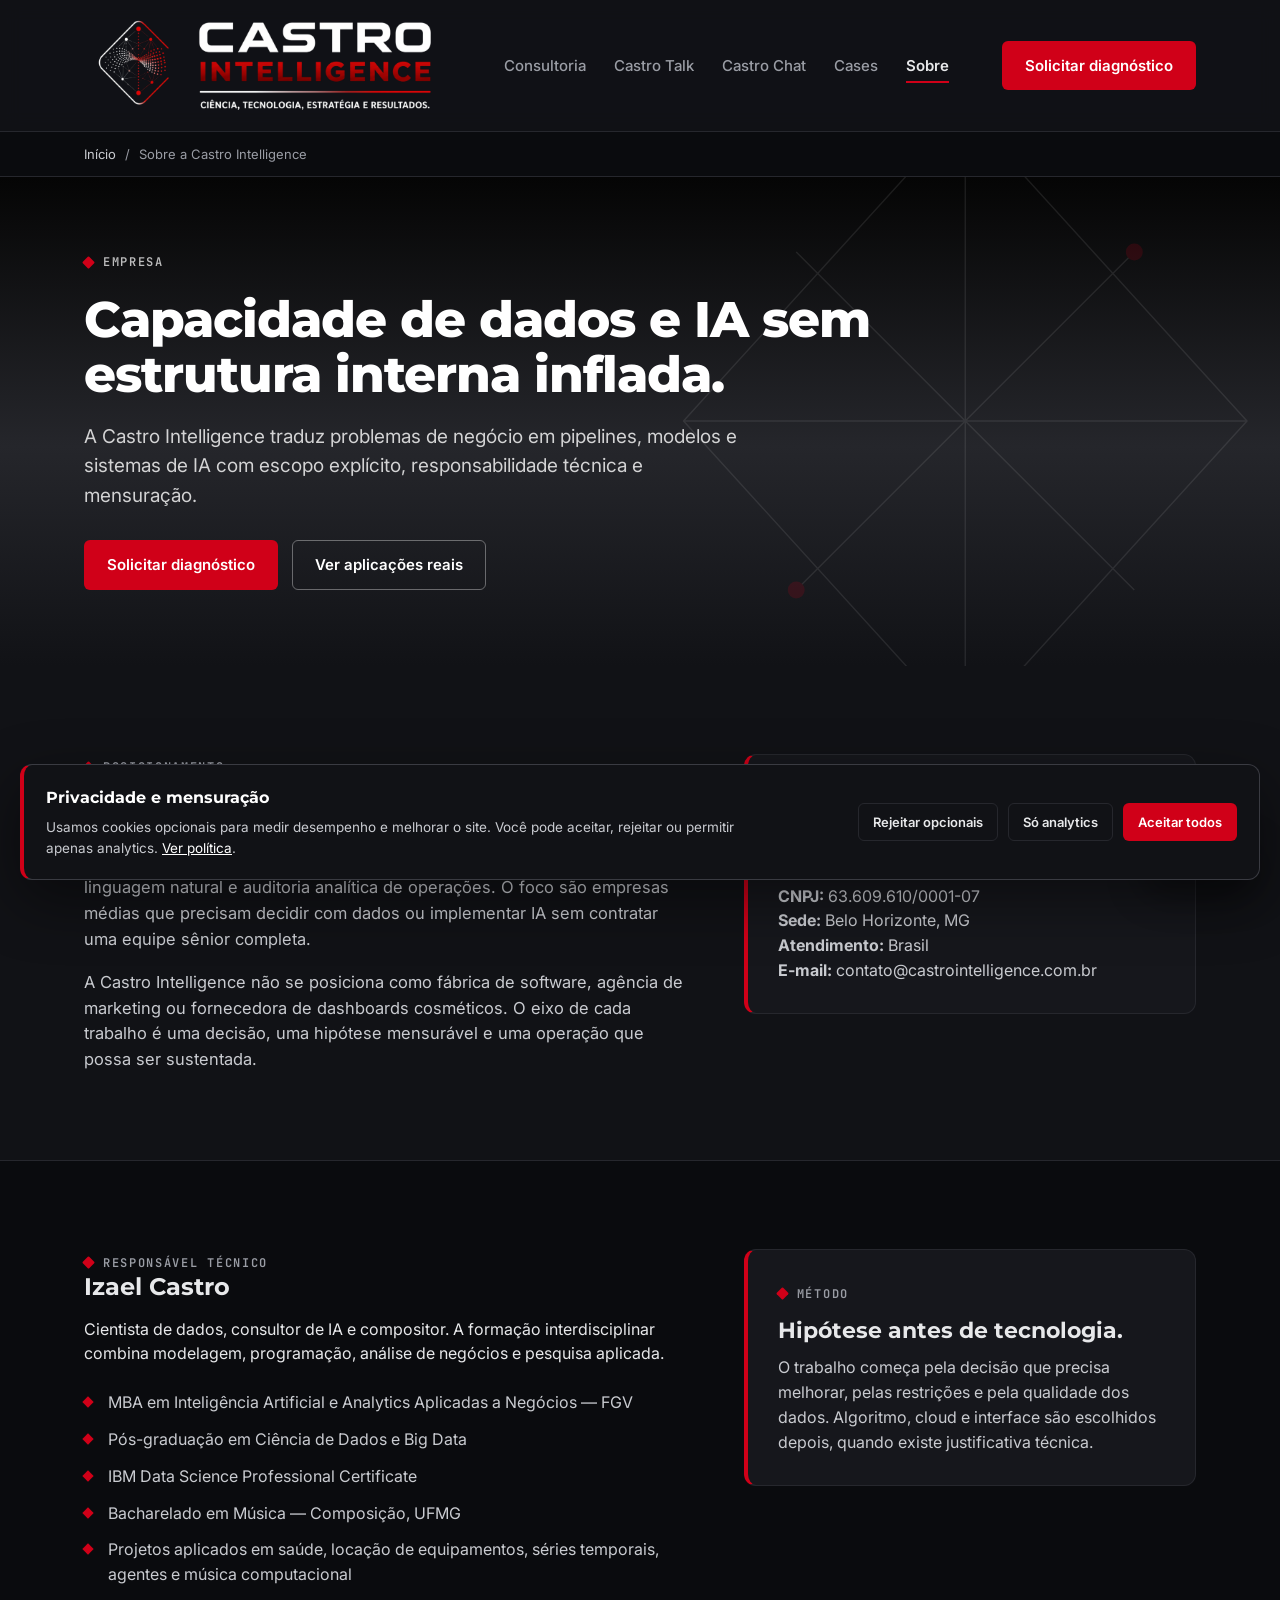
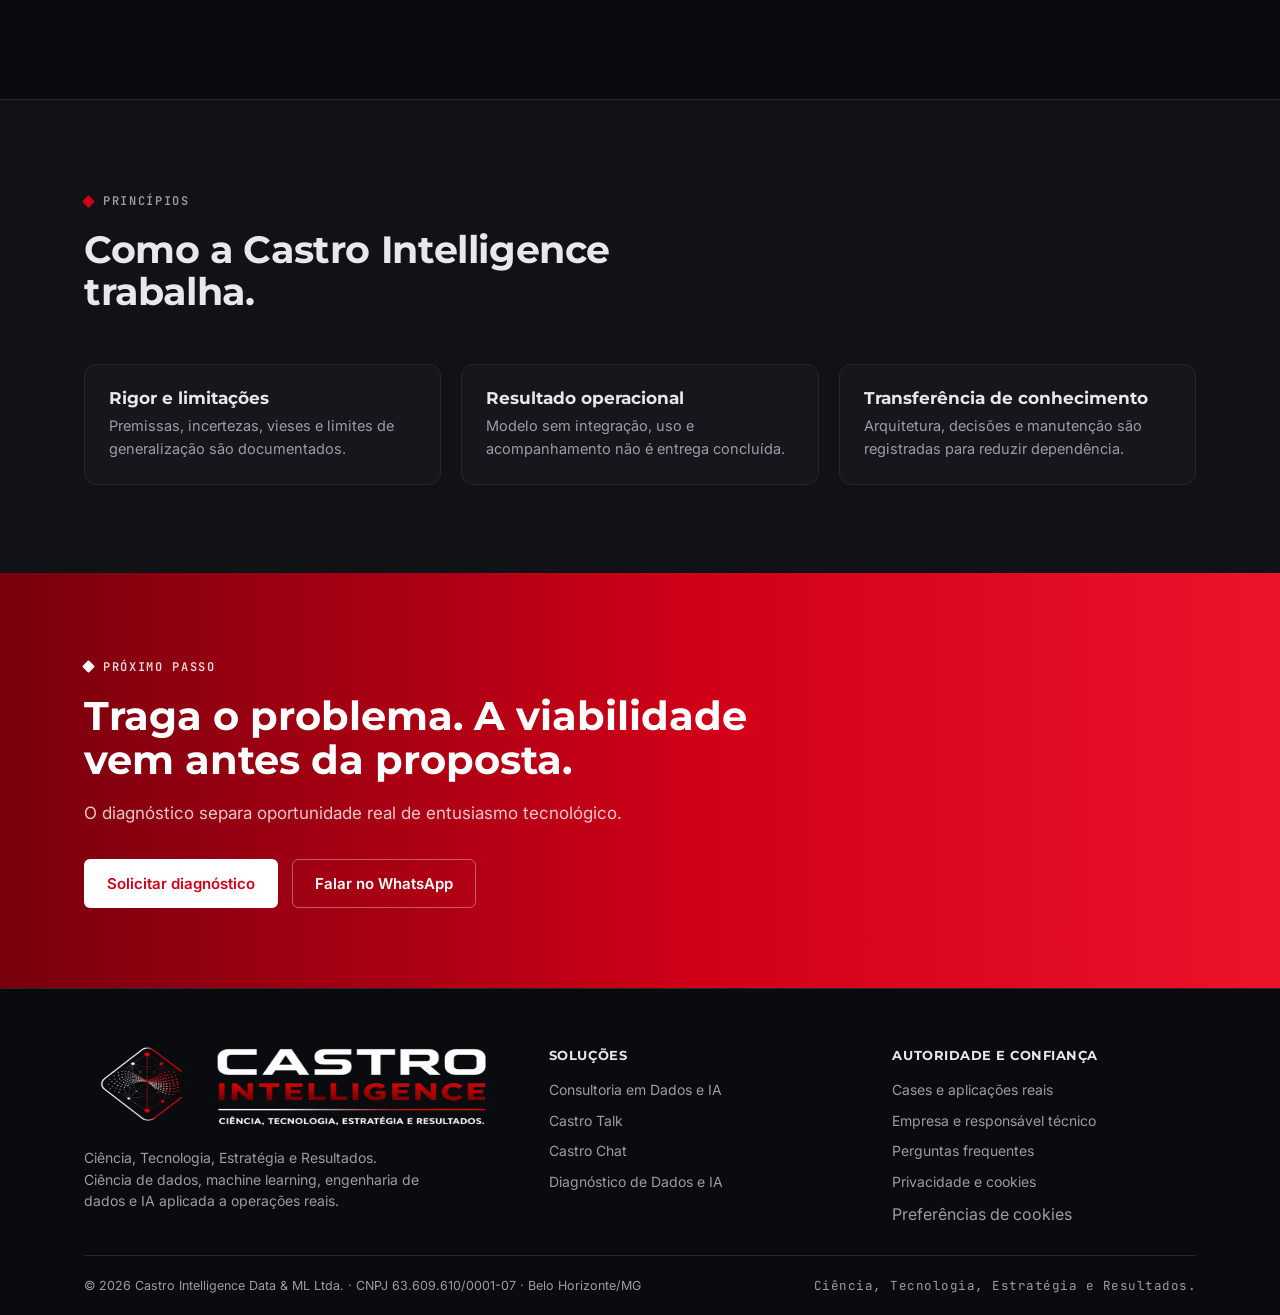
<file: sobre.html>
<!DOCTYPE html>

<html data-funnel-stage="trust" data-page-name="sobre" data-page-type="about" data-product="" lang="pt-BR"><head>
<meta charset="utf-8"/>
<meta content="width=device-width, initial-scale=1" name="viewport"/>
<title>Sobre a Empresa | Castro Intelligence Data &amp; ML</title>
<meta content="Conheça a Castro Intelligence, sua atuação em ciência de dados, machine learning, engenharia de dados e IA aplicada, formação técnica e princípios de trabalho." name="description"/>
<meta content="index,follow,max-image-preview:large,max-snippet:-1,max-video-preview:-1" name="robots"/>
<meta content="Castro Intelligence Data &amp; ML Ltda." name="author"/>
<meta content="#111216" name="theme-color"/>
<link href="https://castrointelligence.com.br/sobre.html" rel="canonical"/>
<link href="https://castrointelligence.com.br/sobre.html" hreflang="pt-BR" rel="alternate"/>
<link href="https://castrointelligence.com.br/sobre.html" hreflang="x-default" rel="alternate"/>
<link href="/assets/ci-icon-192.png" rel="icon" sizes="192x192" type="image/png"/><link href="/assets/ci-icon-192.png" rel="apple-touch-icon"/>
<link href="/manifest.webmanifest" rel="manifest"/>
<meta content="website" property="og:type"/>
<meta content="Castro Intelligence" property="og:site_name"/>
<meta content="pt_BR" property="og:locale"/>
<meta content="Sobre a Castro Intelligence" property="og:title"/>
<meta content="Empresa de ciência de dados e IA aplicada sediada em Belo Horizonte e atendendo empresas em todo o Brasil." property="og:description"/>
<meta content="https://castrointelligence.com.br/sobre.html" property="og:url"/>
<meta content="https://castrointelligence.com.br/assets/ci-og.png" property="og:image"/>
<meta content="https://castrointelligence.com.br/assets/ci-og.png" property="og:image:secure_url"/>
<meta content="image/png" property="og:image:type"/>
<meta content="1200" property="og:image:width"/>
<meta content="630" property="og:image:height"/>
<meta content="Castro Intelligence — Ciência, Tecnologia, Estratégia e Resultados" property="og:image:alt"/>
<meta content="summary_large_image" name="twitter:card"/>
<meta content="Sobre a Castro Intelligence" name="twitter:title"/>
<meta content="Empresa de ciência de dados e IA aplicada sediada em Belo Horizonte e atendendo empresas em todo o Brasil." name="twitter:description"/>
<meta content="https://castrointelligence.com.br/assets/ci-og.png" name="twitter:image"/>
<script type="application/ld+json">{"@context":"https://schema.org","@graph":[{"@type":"Organization","@id":"https://castrointelligence.com.br/#organization","name":"Castro Intelligence Data & ML","legalName":"Castro Intelligence Data & ML Ltda.","alternateName":"Castro Intelligence","url":"https://castrointelligence.com.br/","logo":{"@type":"ImageObject","url":"https://castrointelligence.com.br/assets/ci-logo.png"},"image":"https://castrointelligence.com.br/assets/ci-og.png","email":"contato@castrointelligence.com.br","telephone":"+55-31-98277-9779","taxID":"63.609.610/0001-07","foundingDate":"2025-11-11","address":{"@type":"PostalAddress","addressLocality":"Belo Horizonte","addressRegion":"MG","addressCountry":"BR"},"areaServed":{"@type":"Country","name":"Brasil"},"founder":{"@id":"https://castrointelligence.com.br/#izael-castro"},"knowsAbout":["Ciência de dados","Machine learning","Engenharia de dados","Inteligência artificial aplicada","Agentes de IA","Analytics","Séries temporais","Processamento de linguagem natural","LGPD"]},{"@type":"Person","@id":"https://castrointelligence.com.br/#izael-castro","name":"Izael Castro","jobTitle":"Cientista de Dados e Consultor de IA","worksFor":{"@id":"https://castrointelligence.com.br/#organization"},"url":"https://castrointelligence.com.br/sobre.html","knowsAbout":["Machine learning","Deep learning","Engenharia de dados","IA generativa","Música computacional","Analytics"]},{"@type":"WebSite","@id":"https://castrointelligence.com.br/#website","url":"https://castrointelligence.com.br/","name":"Castro Intelligence","publisher":{"@id":"https://castrointelligence.com.br/#organization"},"inLanguage":"pt-BR"},{"@type":"WebPage","@id":"https://castrointelligence.com.br/sobre.html#webpage","url":"https://castrointelligence.com.br/sobre.html","name":"Sobre a Empresa | Castro Intelligence Data & ML","description":"Conheça a Castro Intelligence, sua atuação em ciência de dados, machine learning, engenharia de dados e IA aplicada, formação técnica e princípios de trabalho.","isPartOf":{"@id":"https://castrointelligence.com.br/#website"},"about":{"@id":"https://castrointelligence.com.br/#organization"},"inLanguage":"pt-BR"},{"@type":"BreadcrumbList","@id":"https://castrointelligence.com.br/sobre.html#breadcrumb","itemListElement":[{"@type":"ListItem","position":1,"name":"Início","item":"https://castrointelligence.com.br/"},{"@type":"ListItem","position":2,"name":"Sobre a Castro Intelligence","item":"https://castrointelligence.com.br/sobre.html"}]}]}</script>
<script src="/assets/consent.js"></script>
<script src="/assets/seo-aeo.js"></script>
<!-- Google Tag Manager: carregado após o estado padrão do Consent Mode v2. -->
<script>
  (function(w,d,s,l,i){w[l]=w[l]||[];w[l].push({'gtm.start':
  new Date().getTime(),event:'gtm.js'});var f=d.getElementsByTagName(s)[0],
  j=d.createElement(s),dl=l!='dataLayer'?'&l='+l:'';j.async=true;j.src=
  'https://www.googletagmanager.com/gtm.js?id='+i+dl;f.parentNode.insertBefore(j,f);
  })(window,document,'script','dataLayer','GTM-5CB9PXD5');
  </script>
<link href="https://fonts.googleapis.com" rel="preconnect"/>
<link crossorigin="" href="https://fonts.gstatic.com" rel="preconnect"/>
<link href="https://fonts.googleapis.com/css2?family=Inter:wght@400;500;600;700&amp;family=JetBrains+Mono:wght@500;600&amp;family=Montserrat:wght@600;700;800&amp;display=swap" rel="stylesheet"/>
<link href="/assets/ci.css" rel="stylesheet"/>
</head><body id="top"><a class="skip-link" href="#conteudo">Ir para o conteúdo</a><noscript><iframe height="0" src="https://www.googletagmanager.com/ns.html?id=GTM-5CB9PXD5" style="display:none;visibility:hidden" title="Google Tag Manager" width="0"></iframe></noscript><header class="site-header">
<div class="container header-inner">
<a aria-label="Castro Intelligence — início" class="brand" href="/">
<img alt="Castro Intelligence" height="535" src="/assets/ci-logo-branca.png" width="2048"/>
</a>
<nav aria-label="Navegação principal" class="nav" id="nav">
<a href="/consultoria.html">Consultoria</a>
<a href="/castro-talk.html">Castro Talk</a>
<a href="/castro-chat.html">Castro Chat</a>
<a href="/cases.html">Cases</a>
<a class="active" href="/sobre.html">Sobre</a>
</nav>
<div class="header-cta">
<a class="btn btn-primary" data-event="generate_lead" data-gtm="cta-diagnostico" href="/diagnostico.html">Solicitar diagnóstico</a>
<button aria-expanded="false" aria-label="Abrir menu" class="menu-toggle" id="menuToggle"><span></span></button>
</div>
</div>
</header><div class="breadcrumb-wrap"><div class="container"><nav aria-label="Breadcrumb" class="breadcrumb"><a href="/">Início</a><span aria-hidden="true">/</span><span>Sobre a Castro Intelligence</span></nav></div></div><main id="conteudo"><section class="page-hero"><div aria-hidden="true" class="page-hero-mesh"><svg viewbox="0 0 520 520" xmlns="http://www.w3.org/2000/svg"><g fill="none" opacity=".55" stroke="#ffffff" stroke-width="1"><path d="M260 40 L460 260 L260 480 L60 260 Z"></path><path d="M260 40 L260 480 M60 260 L460 260"></path><path d="M140 140 L380 380 M380 140 L140 380"></path></g><g fill="#D00018"><circle cx="260" cy="40" r="8"></circle><circle cx="380" cy="140" r="6"></circle><circle cx="140" cy="380" r="6"></circle></g></svg></div><div class="container"><span class="eyebrow">Empresa</span><h1>Capacidade de dados e IA sem estrutura interna inflada.</h1><p class="lead">A Castro Intelligence traduz problemas de negócio em pipelines, modelos e sistemas de IA com escopo explícito, responsabilidade técnica e mensuração.</p><div class="hero-cta"><a class="btn btn-primary" data-event="generate_lead" href="/diagnostico.html">Solicitar diagnóstico</a><a class="btn btn-outline-light" href="/cases.html">Ver aplicações reais</a></div></div></section>
<section class="section"><div class="container two-col"><div class="prose reveal"><span class="eyebrow">Posicionamento</span><h2>O que a empresa entrega</h2><p>Ciência de dados, machine learning, engenharia de dados, agentes de linguagem natural e auditoria analítica de operações. O foco são empresas médias que precisam decidir com dados ou implementar IA sem contratar uma equipe sênior completa.</p><p>A Castro Intelligence não se posiciona como fábrica de software, agência de marketing ou fornecedora de dashboards cosméticos. O eixo de cada trabalho é uma decisão, uma hipótese mensurável e uma operação que possa ser sustentada.</p></div><aside class="authority-card reveal"><span class="eyebrow">Dados empresariais</span><h3>Castro Intelligence Data &amp; ML Ltda.</h3><p><strong>CNPJ:</strong> 63.609.610/0001-07<br/><strong>Sede:</strong> Belo Horizonte, MG<br/><strong>Atendimento:</strong> Brasil<br/><strong>E-mail:</strong> contato@castrointelligence.com.br</p></aside></div></section>
<section class="section section-alt"><div class="container authority-grid"><div class="reveal"><span class="eyebrow">Responsável técnico</span><h2>Izael Castro</h2><p>Cientista de dados, consultor de IA e compositor. A formação interdisciplinar combina modelagem, programação, análise de negócios e pesquisa aplicada.</p><ul class="credential-list"><li>MBA em Inteligência Artificial e Analytics Aplicadas a Negócios — FGV</li><li>Pós-graduação em Ciência de Dados e Big Data</li><li>IBM Data Science Professional Certificate</li><li>Bacharelado em Música — Composição, UFMG</li><li>Projetos aplicados em saúde, locação de equipamentos, séries temporais, agentes e música computacional</li></ul></div><div class="authority-card reveal"><span class="eyebrow">Método</span><h3>Hipótese antes de tecnologia.</h3><p>O trabalho começa pela decisão que precisa melhorar, pelas restrições e pela qualidade dos dados. Algoritmo, cloud e interface são escolhidos depois, quando existe justificativa técnica.</p></div></div></section>
<section class="section"><div class="container"><div class="section-head reveal"><span class="eyebrow">Princípios</span><h2>Como a Castro Intelligence trabalha.</h2></div><div class="features"><article class="feature reveal"><h3>Rigor e limitações</h3><p>Premissas, incertezas, vieses e limites de generalização são documentados.</p></article><article class="feature reveal"><h3>Resultado operacional</h3><p>Modelo sem integração, uso e acompanhamento não é entrega concluída.</p></article><article class="feature reveal"><h3>Transferência de conhecimento</h3><p>Arquitetura, decisões e manutenção são registradas para reduzir dependência.</p></article></div></div></section>
<section class="cta-band"><div class="container"><span class="eyebrow">Próximo passo</span><h2>Traga o problema. A viabilidade vem antes da proposta.</h2><p>O diagnóstico separa oportunidade real de entusiasmo tecnológico.</p><div class="cta-actions"><a class="btn btn-primary" data-event="generate_lead" href="/diagnostico.html">Solicitar diagnóstico</a><a class="btn btn-outline-light" data-event="generate_lead" href="https://wa.me/5531982779779" rel="noopener" target="_blank">Falar no WhatsApp</a></div></div></section></main><footer class="site-footer">
<div class="container">
<div class="footer-inner">
<div class="footer-brand">
<img alt="Castro Intelligence" height="535" loading="lazy" src="/assets/ci-logo-branca.png" width="2048"/>
<p>Ciência, Tecnologia, Estratégia e Resultados. Ciência de dados, machine learning, engenharia de dados e IA aplicada a operações reais.</p>
</div>
<div class="footer-col">
<h4>Soluções</h4>
<a href="/consultoria.html">Consultoria em Dados e IA</a>
<a href="/castro-talk.html">Castro Talk</a>
<a href="/castro-chat.html">Castro Chat</a>
<a href="/diagnostico.html">Diagnóstico de Dados e IA</a>
</div>
<div class="footer-col">
<h4>Autoridade e confiança</h4>
<a href="/cases.html">Cases e aplicações reais</a>
<a href="/sobre.html">Empresa e responsável técnico</a>
<a href="/faq.html">Perguntas frequentes</a>
<a href="/privacidade.html">Privacidade e cookies</a>
<button class="footer-link-button" data-consent-settings="" type="button">Preferências de cookies</button>
</div>
</div>
<div class="footer-bottom">
<span>© <span id="year"></span> Castro Intelligence Data &amp; ML Ltda. · CNPJ 63.609.610/0001-07 · Belo Horizonte/MG</span>
<span class="slogan">Ciência, Tecnologia, Estratégia e Resultados.</span>
</div>
</div>
</footer>
<a aria-label="Falar com a Castro Intelligence pelo WhatsApp" class="floating-cta" data-event="generate_lead" data-gtm="whatsapp-flutuante" href="https://wa.me/5531982779779?text=Ol%C3%A1%2C%20vim%20pelo%20site%20da%20Castro%20Intelligence%20e%20quero%20conversar%20sobre%20um%20projeto." rel="noopener" target="_blank">WhatsApp</a><script src="/assets/ci.js"></script></body></html>
</file>
<file: assets/ci.css>
/* ===========================================================
   Castro Intelligence — folha de estilo institucional
   Identidade Visual v1.0 (preto / vermelho / branco)
   =========================================================== */

:root{
  --ci-black:#111216;
  --ci-graphite:#25262B;
  --ci-red:#D00018;
  --ci-red-bright:#ED132B;
  --ci-red-dark:#78000D;
  --ci-white:#FFFFFF;
  --ci-fog:#F7F7F8;
  --ci-line:#E3E4E7;
  --ci-muted:#64676E;

  --status-positive:#167A4B;
  --status-warning:#A96800;
  --status-critical:#B00014;
  --status-info:#345995;

  --ci-gradient-red:linear-gradient(90deg,#78000D 0%,#D00018 55%,#ED132B 100%);
  --ci-gradient-black:linear-gradient(180deg,#050505 0%,#25262B 55%,#111216 100%);

  /* --- Modo escuro (Manual v1.1) ---
     O vermelho da marca nao atinge contraste AA como texto sobre preto (3.29:1).
     --ci-red-text mantem a matiz 353 e atinge 5.5:1. Use-o para texto e links;
     use --ci-red apenas para preenchimentos (branco sobre vermelho = 5.68:1). */
  --ci-red-text:#FF4258;
  /* gradiente de destaque para texto sobre fundo escuro: o --ci-gradient-red
     comeca em #78000D (1.4:1 no preto) e sumiria a primeira metade da palavra */
  --ci-gradient-red-light:linear-gradient(90deg,#ED132B 0%,#FF4258 55%,#FF8F9C 100%);
  --bg:#111216;
  --surface:#16171C;
  --surface-alt:#0A0B0E;
  --surface-on-alt:#141519;
  --border:#26272D;
  --text:#E7E8EA;
  --text-body:#C9CBD0;
  --text-muted:#9A9DA5;

  --radius-sm:6px;
  --radius-md:12px;
  --radius-lg:20px;

  --maxw:1160px;
  --header-h:132px;
  --header-h-min:84px;
  --logo-h:96px;
  --logo-h-min:60px;

  --font-display:'Montserrat',Arial,sans-serif;
  --font-body:'Inter','Segoe UI',Arial,sans-serif;
  --font-mono:'JetBrains Mono','Consolas',monospace;
}

*{box-sizing:border-box}
html{scroll-behavior:smooth}
html,body{margin:0;padding:0}
body{
  font-family:var(--font-body);
  color:var(--text);
  background:var(--bg);
  line-height:1.55;
  -webkit-font-smoothing:antialiased;
  overflow-x:hidden;
}
a{color:inherit;text-decoration:none}
img{max-width:100%;display:block}
h1,h2,h3{font-family:var(--font-display);font-weight:700;line-height:1.1;margin:0}

.container{width:100%;max-width:var(--maxw);margin:0 auto;padding:0 24px}

/* ---------- Eyebrow ---------- */
.eyebrow{
  display:inline-flex;align-items:center;gap:10px;
  font-family:var(--font-mono);
  font-size:12px;font-weight:600;letter-spacing:.14em;
  text-transform:uppercase;color:var(--text-muted);
}
.eyebrow::before{
  content:"";width:9px;height:9px;flex:0 0 auto;
  background:var(--ci-red);transform:rotate(45deg);border-radius:1px;
}

/* ---------- Botões ---------- */
.btn{
  display:inline-flex;align-items:center;justify-content:center;gap:8px;
  font-family:var(--font-body);font-weight:600;font-size:15px;
  padding:12px 22px;border-radius:var(--radius-sm);
  border:1px solid transparent;cursor:pointer;
  transition:transform .15s ease,background .15s ease,border-color .15s ease,color .15s ease;
  white-space:nowrap;
}
.btn-primary{background:var(--ci-red);color:#fff}
.btn-primary:hover{background:var(--ci-red-bright);transform:translateY(-1px)}
.btn-ghost{background:transparent;color:var(--text);border-color:var(--border)}
.btn-ghost:hover{border-color:var(--text);transform:translateY(-1px)}
.btn-outline-light{background:transparent;color:#fff;border-color:rgba(255,255,255,.35)}
.btn-outline-light:hover{border-color:#fff}

/* ---------- Header ---------- */
.site-header{
  position:sticky;top:0;z-index:100;height:var(--header-h);
  background:rgba(17,18,22,.88);
  backdrop-filter:saturate(1.4) blur(10px);
  border-bottom:1px solid var(--border);
  transition:height .25s ease,background .25s ease;
}
.site-header.shrink{height:var(--header-h-min);background:rgba(17,18,22,.96)}
.header-inner{height:100%;display:flex;align-items:center;justify-content:space-between;gap:24px}
.brand img{height:var(--logo-h);width:auto;transition:height .25s ease}
.site-header.shrink .brand img{height:var(--logo-h-min)}
.nav{display:flex;align-items:center;gap:28px}
.nav a{font-size:15px;font-weight:500;color:var(--text-muted);position:relative;padding:4px 0}
.nav a:hover{color:var(--text)}
.nav a::after{content:"";position:absolute;left:0;bottom:-2px;height:2px;width:0;background:var(--ci-red);transition:width .18s ease}
.nav a:hover::after,.nav a.active::after{width:100%}
.nav a.active{color:var(--text);font-weight:600}
.header-cta{display:flex;align-items:center;gap:14px}
.menu-toggle{
  display:none;width:44px;height:44px;border:1px solid var(--border);
  background:transparent;border-radius:var(--radius-sm);cursor:pointer;
  align-items:center;justify-content:center;
}
.menu-toggle span{display:block;width:20px;height:2px;background:var(--text);position:relative}
.menu-toggle span::before,.menu-toggle span::after{content:"";position:absolute;left:0;width:20px;height:2px;background:var(--text)}
.menu-toggle span::before{top:-6px}
.menu-toggle span::after{top:6px}

/* ---------- Seções ---------- */
.section{padding:88px 0}
.section-alt{background:var(--surface-alt);border-top:1px solid var(--border);border-bottom:1px solid var(--border)}
.section-head{max-width:680px;margin-bottom:52px}
.section-head h2{font-size:clamp(26px,4vw,38px);letter-spacing:-.01em;margin-top:16px}
.section-head p{color:var(--text-muted);font-size:17px;margin:16px 0 0}

/* ---------- Hero da home ---------- */
.hero{
  position:relative;overflow:hidden;
  background:radial-gradient(circle at 72% 18%,#1D1E24 0%,#111216 62%);
  border-bottom:1px solid var(--border);
}
.hero-mesh{position:absolute;inset:0;z-index:0;pointer-events:none;opacity:.30}
.hero-mesh svg{position:absolute;right:-4%;top:50%;transform:translateY(-50%);height:120%;width:auto}
.hero-inner{position:relative;z-index:1;padding:96px 0 104px;max-width:820px}
.hero h1{font-size:clamp(34px,6vw,60px);font-weight:800;letter-spacing:-.02em;margin:22px 0 0}
.hero h1 .accent{background:var(--ci-gradient-red-light);-webkit-background-clip:text;background-clip:text;color:transparent}
.hero .lead{font-size:clamp(17px,2.2vw,20px);color:var(--text-body);margin:22px 0 0;max-width:640px}
.hero-cta{display:flex;flex-wrap:wrap;gap:14px;margin-top:34px}
.hero-tags{display:flex;flex-wrap:wrap;gap:10px 22px;margin-top:44px;font-family:var(--font-mono);font-size:12.5px;color:var(--text-muted)}
.hero-tags span{display:inline-flex;align-items:center;gap:8px}
.hero-tags span::before{content:"";width:6px;height:6px;background:var(--ci-red);transform:rotate(45deg)}

/* ---------- Hero de página interna ---------- */
.page-hero{
  position:relative;overflow:hidden;color:#fff;
  background:var(--ci-gradient-black);
}
.page-hero .container{position:relative;z-index:1;padding:72px 24px 76px}
.page-hero-mesh{position:absolute;inset:0;z-index:0;pointer-events:none;opacity:.16}
.page-hero-mesh svg{position:absolute;right:-4%;top:50%;transform:translateY(-50%);height:150%;width:auto}
.page-hero .eyebrow{color:rgba(255,255,255,.72)}
.page-hero h1{font-size:clamp(30px,5vw,50px);font-weight:800;letter-spacing:-.02em;margin:18px 0 0;max-width:820px}
.page-hero .lead{font-size:clamp(16px,2vw,19px);color:rgba(255,255,255,.8);margin:20px 0 0;max-width:660px}
.page-hero .hero-cta{margin-top:30px}

/* ---------- Prosa ---------- */
.prose{max-width:720px}
.prose p{font-size:16.5px;color:var(--text-body);margin:0 0 18px}
.prose p:last-child{margin-bottom:0}
.prose a{color:var(--ci-red-text);font-weight:600}

/* ---------- Cards ---------- */
.cards{display:grid;grid-template-columns:repeat(3,1fr);gap:24px}
.cards-2{display:grid;grid-template-columns:repeat(2,1fr);gap:24px}
.card{
  background:var(--surface);border:1px solid var(--border);border-radius:var(--radius-md);
  border-left:3px solid var(--ci-red);padding:32px 28px;display:flex;flex-direction:column;
  transition:transform .18s ease,box-shadow .18s ease;
}
.card:hover{transform:translateY(-4px);border-color:#3A3B42;box-shadow:0 18px 40px -18px rgba(0,0,0,.7)}
.card-icon{width:46px;height:46px;margin-bottom:20px;color:var(--ci-red)}
.card-kicker{font-family:var(--font-mono);font-size:11.5px;font-weight:600;letter-spacing:.12em;text-transform:uppercase;color:var(--text-muted);margin-bottom:8px}
.card h3{font-size:20px;letter-spacing:-.01em}
.card p{color:var(--text-body);font-size:15px;margin:12px 0 18px}
.card-list{list-style:none;margin:0 0 22px;padding:0;display:flex;flex-direction:column;gap:10px}
.card-list li{position:relative;padding-left:20px;font-size:14.5px;color:var(--text-body)}
.card-list li::before{content:"";position:absolute;left:0;top:8px;width:7px;height:7px;background:var(--ci-red);transform:rotate(45deg)}
.card-foot{margin-top:auto}
.card-link{font-weight:600;font-size:14.5px;color:var(--ci-red-text);display:inline-flex;align-items:center;gap:7px}
.card-link:hover{color:#FF7081}
.card-link::after{content:"→";transition:transform .15s ease}
.card-link:hover::after{transform:translateX(3px)}

/* ---------- Feature grid (recursos) ---------- */
.features{display:grid;grid-template-columns:repeat(3,1fr);gap:20px}
.feature{background:var(--surface);border:1px solid var(--border);border-radius:var(--radius-md);padding:24px}
.feature .fi{width:34px;height:34px;color:var(--ci-red);margin-bottom:14px}
.feature h3{font-size:16.5px;margin-bottom:8px}
.feature p{font-size:14.5px;color:var(--text-muted);margin:0}
.section-alt .feature,.section-alt .card,.section-alt .note-card,.section-alt .badge,.section-alt .client-card{background:var(--surface-on-alt)}

/* ---------- Callout / regra ---------- */
.callout{
  background:rgba(208,0,24,.09);border:1px solid rgba(208,0,24,.45);border-left:4px solid var(--ci-red);
  border-radius:var(--radius-md);padding:26px 28px;max-width:760px;
}
.callout .eyebrow{color:var(--ci-red-text)}
.callout h3{font-size:19px;margin:14px 0 10px}
.callout p{font-size:15.5px;color:var(--text-body);margin:0}

.note-card{
  background:var(--surface);border:1px solid var(--border);border-radius:var(--radius-md);
  border-left:3px solid var(--ci-red);padding:22px 24px;
}
.note-card h3{font-size:16.5px;margin-bottom:8px}
.note-card p{font-size:14.5px;color:var(--text-muted);margin:0}

/* ---------- Passos ---------- */
.steps{display:grid;grid-template-columns:repeat(4,1fr);gap:24px;counter-reset:step}
.steps-3{grid-template-columns:repeat(3,1fr)}
.step{position:relative;padding-top:28px}
.step::before{
  counter-increment:step;content:"0" counter(step);
  font-family:var(--font-mono);font-size:13px;font-weight:600;color:var(--ci-red);
  position:absolute;top:0;left:0;letter-spacing:.06em;
}
.step-line{height:2px;background:var(--border);margin:6px 0 18px;position:relative}
.step-line::before{content:"";position:absolute;left:0;top:0;height:2px;width:26px;background:var(--ci-red)}
.step h3{font-size:17px;margin-bottom:8px}
.step p{font-size:14.5px;color:var(--text-muted);margin:0}

/* ---------- Confiança / LGPD ---------- */
.trust{display:grid;grid-template-columns:1.1fr .9fr;gap:48px;align-items:center}
.trust h2{font-size:clamp(24px,3.4vw,32px);margin-top:16px}
.trust p{color:var(--text-body);font-size:16px;margin:16px 0 0}
.trust-badges{display:flex;flex-direction:column;gap:14px}
.badge{display:flex;gap:14px;align-items:flex-start;background:var(--surface);border:1px solid var(--border);border-radius:var(--radius-md);padding:18px 20px}
.badge .dot{width:10px;height:10px;flex:0 0 auto;margin-top:6px;background:var(--ci-red);transform:rotate(45deg)}
.badge strong{display:block;font-family:var(--font-display);font-size:15px}
.badge span{font-size:13.5px;color:var(--text-muted)}

/* ---------- Demo de chat (WhatsApp) ---------- */
.demo-grid{display:grid;grid-template-columns:1fr 420px;gap:56px;align-items:center}
.demo-copy h2{font-size:clamp(24px,3.6vw,34px);margin-top:16px}
.demo-copy p{color:var(--text-body);font-size:16px;margin:16px 0 0}
.demo-list{list-style:none;margin:22px 0 0;padding:0;display:flex;flex-direction:column;gap:12px}
.demo-list li{position:relative;padding-left:22px;font-size:15px;color:var(--text-body)}
.demo-list li::before{content:"";position:absolute;left:0;top:7px;width:8px;height:8px;background:var(--ci-red);transform:rotate(45deg)}

.phone{background:#0B141A;border:1px solid var(--border);border-radius:22px;overflow:hidden;box-shadow:0 30px 60px -30px rgba(17,18,22,.4);max-width:420px;margin:0 auto;width:100%}
.phone-top{display:flex;align-items:center;gap:12px;background:var(--ci-gradient-black);color:#fff;padding:16px 18px}
.phone-top .avatar{width:40px;height:40px;border-radius:50%;flex:0 0 auto;display:flex;align-items:center;justify-content:center;font-family:var(--font-display);font-weight:700;font-size:14px;background:var(--ci-red);color:#fff}
.phone-top strong{display:block;font-family:var(--font-display);font-size:15px;line-height:1.2}
.phone-top span{font-size:12px;color:rgba(255,255,255,.7);display:inline-flex;align-items:center}
.status-dot{width:7px;height:7px;border-radius:50%;background:#1FA463;display:inline-block;margin-right:6px}
.phone-body{background:#0B141A;padding:18px 16px;min-height:470px;display:flex;flex-direction:column;gap:10px}
.bubble{max-width:85%;padding:10px 14px;border-radius:14px;font-size:14px;line-height:1.45;opacity:0;transform:translateY(8px);transition:opacity .3s ease,transform .3s ease;word-wrap:break-word}
.bubble.show{opacity:1;transform:none}
.bubble.in{align-self:flex-start;background:#1F2C33;border:1px solid #2A3942;border-bottom-left-radius:4px;color:#E9EDEF}
.bubble.out{align-self:flex-end;background:var(--ci-red-dark);color:#fff;border-bottom-right-radius:4px}
.bubble.out a{color:#fff;text-decoration:underline;word-break:break-all}
.bubble .t{display:block;font-size:10.5px;margin-top:5px;opacity:.6}
.bubble.tag{align-self:center;background:rgba(208,0,24,.14);border:1px solid rgba(208,0,24,.45);color:var(--ci-red-text);font-family:var(--font-mono);font-size:11.5px;letter-spacing:.03em;padding:6px 12px;border-radius:20px;max-width:none;text-align:center}
.bubble.sys{align-self:center;background:var(--ci-graphite);color:rgba(255,255,255,.9);font-family:var(--font-mono);font-size:11px;letter-spacing:.03em;padding:6px 12px;border-radius:20px;max-width:none;text-align:center}
.typing{align-self:flex-start;background:#1F2C33;border:1px solid #2A3942;padding:13px 15px;border-radius:14px;border-bottom-left-radius:4px;display:none;gap:4px}
.typing.show{display:inline-flex}
.typing i{width:6px;height:6px;border-radius:50%;background:var(--ci-muted);animation:blink 1.2s infinite}
.typing i:nth-child(2){animation-delay:.2s}
.typing i:nth-child(3){animation-delay:.4s}
@keyframes blink{0%,60%,100%{opacity:.25}30%{opacity:1}}

/* ---------- Réplica do painel Castro Chat ---------- */
.app-shell{
  background:#0E0F13;border:1px solid #26272D;border-radius:var(--radius-lg);
  overflow:hidden;color:#E7E8EA;
  display:grid;grid-template-columns:82px 260px 1fr 268px;
  min-height:520px;font-size:13px;
  box-shadow:0 40px 80px -40px rgba(0,0,0,.6);
}
.app-rail{background:#0A0B0E;border-right:1px solid #26272D;padding:14px 0;display:flex;flex-direction:column;gap:4px}
.rail-item{display:flex;flex-direction:column;align-items:center;gap:5px;padding:11px 4px;color:#8A8D95;cursor:default}
.rail-item .ri{width:20px;height:20px}
.rail-item b{font-family:var(--font-mono);font-size:9.5px;font-weight:600;letter-spacing:.06em}
.rail-item.on{color:var(--ci-red-bright);background:rgba(208,0,24,.10);border-left:2px solid var(--ci-red)}
.app-list{background:#0E0F13;border-right:1px solid #26272D;padding:18px 14px}
.app-list .lbl{font-family:var(--font-mono);font-size:10px;letter-spacing:.14em;color:#71747C;text-transform:uppercase}
.app-list h4{font-family:var(--font-display);font-size:19px;margin:6px 0 14px;color:#fff}
.fake-input{background:#16171C;border:1px solid #2B2C33;border-radius:10px;padding:9px 12px;color:#6E7178;font-size:12.5px;margin-bottom:12px}
.conv{background:#14151A;border:1px solid #26272D;border-radius:12px;padding:11px 12px;margin-bottom:10px}
.conv.on{border-color:var(--ci-red);background:rgba(208,0,24,.07)}
.conv-top{display:flex;justify-content:space-between;align-items:baseline;gap:8px}
.conv-top b{font-size:13.5px;color:#fff}
.conv-top i{font-style:normal;font-size:11px;color:#71747C}
.conv small{display:block;color:#8A8D95;font-size:11.5px;margin-top:2px}
.pill{display:inline-block;font-family:var(--font-mono);font-size:9.5px;letter-spacing:.05em;padding:3px 8px;border-radius:20px;margin-top:8px;margin-right:5px}
.pill-red{background:rgba(208,0,24,.14);color:#FF6B7A;border:1px solid rgba(208,0,24,.4)}
.pill-gray{background:#1C1D23;color:#9A9DA5;border:1px solid #2B2C33}
.app-main{padding:18px;display:flex;flex-direction:column;background:#0E0F13}
.main-head{border:1px solid #26272D;border-radius:12px;padding:14px 16px;background:#14151A}
.main-head b{color:#fff;font-size:15px;font-family:var(--font-display)}
.main-head small{display:block;color:#8A8D95;margin-top:3px;font-family:var(--font-mono);font-size:11px}
.meta-row{display:flex;flex-wrap:wrap;gap:8px 18px;margin:12px 2px 16px;font-size:11px;color:#8A8D95;font-family:var(--font-mono)}
.meta-row b{color:#C9CBD0;font-weight:600}
.app-msgs{display:flex;flex-direction:column;gap:10px;flex:1}
.m{max-width:82%;border-radius:12px;padding:10px 13px;font-size:12.5px;line-height:1.45}
.m b{display:block;font-size:11.5px;margin-bottom:4px}
.m-bot{align-self:flex-end;background:rgba(208,0,24,.10);border:1px solid rgba(208,0,24,.32)}
.m-bot b{color:#FF6B7A}
.m-cli{align-self:flex-start;background:#16171C;border:1px solid #2B2C33}
.m-cli b{color:#C9CBD0}
.m-sys{align-self:center;background:#1A1B21;border:1px solid #2B2C33;color:#9A9DA5;font-family:var(--font-mono);font-size:11px;text-align:center;max-width:none}
.internal-bar{margin-top:14px;background:#3A3213;border:1px solid #6B5A1E;border-radius:10px;padding:10px 13px;color:#E4CE7A;font-size:12px}
.app-side{background:#0A0B0E;border-left:1px solid #26272D;padding:18px 14px}
.app-side .lbl{font-family:var(--font-mono);font-size:10px;letter-spacing:.14em;color:#71747C;text-transform:uppercase}
.app-side h4{font-family:var(--font-display);font-size:18px;color:#fff;margin:6px 0 12px}
.acc{background:#14151A;border:1px solid #26272D;border-radius:10px;padding:10px 12px;margin-bottom:8px;display:flex;justify-content:space-between;align-items:center;color:#C9CBD0;font-size:12.5px;font-weight:600}
.acc.on{border-color:var(--ci-red);color:#fff}
.acc i{font-style:normal;color:#71747C;font-size:10px}
.side-field{background:#16171C;border:1px solid #2B2C33;border-radius:8px;padding:8px 11px;color:#9A9DA5;font-size:12px;margin-bottom:8px;display:flex;justify-content:space-between}
.side-btn{background:var(--ci-red);color:#fff;border-radius:8px;padding:9px;text-align:center;font-weight:600;font-size:12.5px;margin-bottom:8px}
.side-btn.sec{background:transparent;border:1px solid #2B2C33;color:#9A9DA5}
.app-caption{font-size:13px;color:var(--text-muted);margin-top:16px;text-align:center;font-style:italic}

/* ---------- Clientes ---------- */
.clients{display:grid;grid-template-columns:1fr 1fr;gap:24px}
.client-card{background:var(--surface);border:1px solid var(--border);border-radius:var(--radius-md);padding:28px;display:flex;flex-direction:column}
.client-head{display:flex;align-items:center;gap:16px;margin-bottom:16px}
.client-logo{width:56px;height:56px;flex:0 0 auto;border-radius:12px;background:var(--ci-gradient-red);color:#fff;display:flex;align-items:center;justify-content:center;font-family:var(--font-display);font-weight:800;font-size:22px}
.client-card h3{font-size:19px}
.client-tag{font-family:var(--font-mono);font-size:11.5px;letter-spacing:.06em;text-transform:uppercase;color:var(--text-muted);margin-top:3px}
.client-card p{color:var(--text-body);font-size:15px;margin:0}
.client-note{margin-top:26px;font-size:14.5px;color:var(--text-muted)}

/* ---------- CTA band ---------- */
.cta-band{position:relative;overflow:hidden;background:var(--ci-gradient-red);color:#fff}
.cta-band .btn-primary{background:#fff;color:var(--ci-red)}
.cta-band .btn-primary:hover{background:var(--ci-fog);color:var(--ci-red-dark)}
.cta-band .container{position:relative;z-index:1;padding:80px 24px}
.cta-mesh{position:absolute;inset:0;z-index:0;pointer-events:none;opacity:.16}
.cta-mesh svg{position:absolute;left:-6%;bottom:-30%;height:150%;width:auto}
.cta-band .eyebrow{color:rgba(255,255,255,.85)}
.cta-band .eyebrow::before{background:#fff}
.cta-band h2{font-size:clamp(26px,4vw,40px);margin:16px 0 0;max-width:720px}
.cta-band p{color:rgba(255,255,255,.78);font-size:17px;margin:18px 0 0;max-width:560px}
.cta-actions{display:flex;flex-wrap:wrap;gap:14px;margin-top:32px}
.cta-contacts{display:flex;flex-wrap:wrap;gap:12px 40px;margin-top:40px;padding-top:28px;border-top:1px solid rgba(255,255,255,.14);font-size:14.5px}
.cta-contacts a{color:#fff;font-weight:500}
.cta-contacts .lbl{display:block;font-family:var(--font-mono);font-size:11px;letter-spacing:.12em;text-transform:uppercase;color:rgba(255,255,255,.5);margin-bottom:4px}

/* ---------- Footer ---------- */
.site-footer{background:var(--surface-alt);border-top:1px solid var(--border)}
.footer-inner{padding:56px 0 28px;display:grid;grid-template-columns:1.4fr 1fr 1fr;gap:40px}
.footer-brand img{height:84px;margin-bottom:18px}
.footer-brand p{color:var(--text-muted);font-size:14px;max-width:340px;margin:0}
.footer-col h4{font-family:var(--font-display);font-size:13px;letter-spacing:.04em;text-transform:uppercase;margin:0 0 14px}
.footer-col a,.footer-col span{display:block;font-size:14px;color:var(--text-muted);margin-bottom:9px}
.footer-col a:hover{color:var(--ci-red-text)}
.footer-bottom{border-top:1px solid var(--border);padding:20px 0;display:flex;flex-wrap:wrap;gap:8px 24px;align-items:center;justify-content:space-between;font-size:12.5px;color:var(--text-muted)}
.footer-bottom .slogan{font-family:var(--font-mono);letter-spacing:.04em}

/* ---------- Documento legal ---------- */
.legal{max-width:780px;padding:64px 0 88px}
.legal h2{font-size:22px;color:var(--ci-red-text);margin:44px 0 14px}
.legal h2:first-of-type{margin-top:0}
.legal h3{font-size:16.5px;margin:24px 0 10px}
.legal p{font-size:15.5px;color:var(--text-body);margin:0 0 14px}
.legal a{color:var(--ci-red-text);font-weight:600}
.legal ul{margin:0 0 16px;padding-left:20px}
.legal li{font-size:15.5px;color:var(--text-body);margin-bottom:8px}
.legal .meta{font-family:var(--font-mono);font-size:12.5px;color:var(--text-muted);border-left:2px solid var(--ci-red);padding-left:14px;margin-bottom:34px}
.legal table{width:100%;border-collapse:collapse;margin:0 0 18px;font-size:14px}
.legal th{background:#25262B;color:#fff;text-align:left;padding:10px 12px;font-family:var(--font-display);font-size:13px}
.legal td{border:1px solid var(--border);padding:10px 12px;color:var(--text-body);vertical-align:top}
.legal tbody tr:nth-child(even){background:rgba(255,255,255,.03)}

/* ---------- Player musical (easter egg) ---------- */
.encore{border-top:1px solid var(--border);background:var(--surface-alt)}
.encore-inner{padding:26px 0;display:flex;justify-content:center}
.encore-trigger{
  display:inline-flex;align-items:center;gap:10px;background:none;border:0;cursor:pointer;
  font-family:var(--font-mono);font-size:11.5px;letter-spacing:.14em;text-transform:uppercase;
  color:var(--text-muted);padding:8px 4px;transition:color .2s ease;
}
.encore-trigger:hover{color:var(--ci-red-text)}
.encore-trigger .dia{width:8px;height:8px;background:var(--text-muted);transform:rotate(45deg);transition:background .2s ease}
.encore-trigger:hover .dia{background:var(--ci-red)}
.encore-trigger .arrow{transition:transform .2s ease}
.encore-trigger:hover .arrow{transform:translateX(4px)}

/* ---------- Reveal ---------- */
.reveal{opacity:0;transform:translateY(18px);transition:opacity .6s ease,transform .6s ease}
.reveal.is-in{opacity:1;transform:none}

/* ---------- Responsivo ---------- */
@media (max-width:1080px){
  .app-shell{grid-template-columns:70px 1fr 250px}
  .app-list{display:none}
}
@media (max-width:960px){
  .cards,.cards-2,.features{grid-template-columns:1fr 1fr}
  .steps{grid-template-columns:1fr 1fr}
  .trust{grid-template-columns:1fr;gap:32px}
  .footer-inner{grid-template-columns:1fr 1fr}
  .demo-grid{grid-template-columns:1fr;gap:36px}
  .clients{grid-template-columns:1fr}
  .app-shell{grid-template-columns:64px 1fr}
  .app-side{display:none}
}
@media (max-width:720px){
  :root{--header-h:96px;--header-h-min:70px;--logo-h:64px;--logo-h-min:48px}
  .nav,.header-cta .btn{display:none}
  .menu-toggle{display:flex}
  .nav.open{
    display:flex;flex-direction:column;align-items:flex-start;gap:4px;
    position:absolute;top:var(--header-h);left:0;right:0;background:var(--bg);
    border-bottom:1px solid var(--border);padding:16px 24px;
  }
  .nav.open a{padding:10px 0;width:100%;border-bottom:1px solid var(--border)}
  .nav.open a::after{display:none}
  .footer-brand img{height:64px}
  .hero-inner{padding:64px 0 72px}
  .cards,.cards-2,.features,.steps,.footer-inner{grid-template-columns:1fr}
  .section{padding:64px 0}
  .app-shell{grid-template-columns:1fr;min-height:0}
  .app-rail{flex-direction:row;overflow-x:auto;border-right:0;border-bottom:1px solid #26272D}
  .legal table{font-size:13px}
  .legal td,.legal th{padding:8px}
}
@media (prefers-reduced-motion:reduce){
  *{scroll-behavior:auto!important}
  .reveal{opacity:1;transform:none;transition:none}
  .typing i{animation:none}
}
:focus-visible{outline:3px solid var(--ci-red);outline-offset:2px;border-radius:2px}


/* ---------- SEO/AEO, conversão e consentimento ---------- */
.skip-link{position:fixed;left:16px;top:-80px;z-index:9999;background:#fff;color:#111216;padding:10px 14px;border-radius:6px;font-weight:700}.skip-link:focus{top:16px}
.breadcrumb-wrap{background:var(--surface-alt);border-bottom:1px solid var(--border)}
.breadcrumb{display:flex;gap:9px;align-items:center;padding:12px 0;font-size:13px;color:var(--text-muted)}.breadcrumb a{color:var(--text-body)}
.proof-strip{background:var(--surface);border-bottom:1px solid var(--border)}.proof-grid{display:grid;grid-template-columns:repeat(4,1fr);gap:1px;padding:0}.proof-grid>div{padding:20px 24px;border-right:1px solid var(--border)}.proof-grid>div:last-child{border-right:0}.proof-grid strong{display:block;font-family:var(--font-display);font-size:14px}.proof-grid span{display:block;color:var(--text-muted);font-size:12.5px;margin-top:3px}
.authority-grid,.two-col,.diagnostic-layout{display:grid;grid-template-columns:1.15fr .85fr;gap:48px;align-items:start}.authority-card{background:var(--surface);border:1px solid var(--border);border-left:4px solid var(--ci-red);border-radius:var(--radius-md);padding:30px}.authority-card h3{font-size:22px;margin:14px 0 12px}.authority-card p{color:var(--text-body);margin:0}.two-col .prose h2,.diagnostic-layout h2{font-size:clamp(25px,3.5vw,36px);margin:14px 0 18px}
.credential-list{list-style:none;margin:24px 0;padding:0;display:grid;gap:12px}.credential-list li{position:relative;padding-left:24px;color:var(--text-body)}.credential-list li::before{content:"";position:absolute;left:0;top:8px;width:8px;height:8px;background:var(--ci-red);transform:rotate(45deg)}
.faq-grid{display:grid;grid-template-columns:1fr 1fr;gap:16px}.faq-grid-single{grid-template-columns:1fr}.faq-item{background:var(--surface);border:1px solid var(--border);border-radius:var(--radius-md);padding:0 22px}.faq-item summary{cursor:pointer;font-family:var(--font-display);font-weight:650;padding:20px 34px 20px 0;position:relative}.faq-item summary::after{content:"+";position:absolute;right:0;color:var(--ci-red);font-size:22px}.faq-item[open] summary::after{content:"−"}.faq-item p{color:var(--text-body);padding:0 0 20px;margin:0}.faq-more{margin-top:24px}
.case-study{background:var(--surface);border:1px solid var(--border);border-left:4px solid var(--ci-red);border-radius:var(--radius-md);padding:36px;margin-bottom:28px}.case-study h2{font-size:clamp(24px,3.6vw,36px);margin:16px 0}.case-lead{font-size:17px;color:var(--text-body);max-width:850px}.case-meta{display:flex;justify-content:space-between;gap:20px;color:var(--text-muted);font-size:13px}.case-grid{display:grid;grid-template-columns:repeat(3,1fr);gap:20px;margin:28px 0}.case-grid>div{background:var(--surface-alt);border:1px solid var(--border);border-radius:var(--radius-sm);padding:20px}.case-grid h3{font-size:16px;margin-bottom:8px}.case-grid p{font-size:14px;color:var(--text-muted);margin:0}
.lead-form{background:var(--surface);border:1px solid var(--border);border-radius:var(--radius-md);padding:30px;display:grid;gap:16px}.form-head{margin-bottom:4px}.form-head h2{margin:10px 0 6px;font-size:26px}.form-head p,.form-note{color:var(--text-muted);font-size:13.5px;margin:0}.lead-form label{display:grid;gap:7px;font-size:13.5px;font-weight:600}.lead-form input,.lead-form select,.lead-form textarea{width:100%;background:var(--surface-alt);color:var(--text);border:1px solid var(--border);border-radius:var(--radius-sm);padding:12px 13px;font:inherit}.lead-form input:focus,.lead-form select:focus,.lead-form textarea:focus{outline:2px solid rgba(208,0,24,.35);border-color:var(--ci-red)}.check-label{grid-template-columns:auto 1fr!important;align-items:start;font-weight:400!important}.check-label input{width:auto;margin-top:4px}.btn-full{width:100%;justify-content:center}
.consent-panel{position:fixed;z-index:1000;left:20px;right:20px;bottom:20px;display:flex;align-items:center;justify-content:space-between;gap:24px;background:#111216;color:#fff;border:1px solid #3a3b42;border-left:4px solid #D00018;border-radius:12px;padding:20px 22px;box-shadow:0 20px 60px rgba(0,0,0,.45)}.consent-panel[hidden]{display:none}.consent-copy{max-width:720px}.consent-copy strong{font-family:var(--font-display)}.consent-copy p{margin:6px 0 0;color:#c9cbd0;font-size:13.5px}.consent-copy a{color:#fff;text-decoration:underline}.consent-actions{display:flex;gap:10px;flex-wrap:wrap;justify-content:flex-end}.consent-actions .btn{white-space:nowrap;padding:10px 14px;font-size:13px}
.footer-link-button{appearance:none;background:none;border:0;padding:0;color:var(--text-muted);text-align:left;font:inherit;cursor:pointer}.footer-link-button:hover{color:var(--text)}
.floating-cta{position:fixed;right:20px;bottom:20px;z-index:90;background:#D00018;color:#fff;border-radius:999px;padding:13px 18px;font-weight:700;box-shadow:0 16px 34px rgba(0,0,0,.35);transition:transform .2s}.floating-cta:hover{transform:translateY(-2px);color:#fff}
@media (max-width:900px){.proof-grid{grid-template-columns:1fr 1fr}.proof-grid>div:nth-child(2){border-right:0}.authority-grid,.two-col,.diagnostic-layout{grid-template-columns:1fr}.case-grid{grid-template-columns:1fr}.faq-grid{grid-template-columns:1fr}.consent-panel{align-items:flex-start;flex-direction:column}.consent-actions{justify-content:flex-start}.floating-cta{right:14px;bottom:14px}.case-meta{flex-direction:column;gap:4px}}
@media (max-width:560px){.proof-grid{grid-template-columns:1fr}.proof-grid>div{border-right:0;border-bottom:1px solid var(--border)}.proof-grid>div:last-child{border-bottom:0}.consent-panel{left:10px;right:10px;bottom:10px;max-height:80vh;overflow:auto}.consent-actions{display:grid;width:100%}.consent-actions .btn{width:100%}.floating-cta{font-size:0;width:52px;height:52px;padding:0;display:grid;place-items:center}.floating-cta::after{content:"WA";font-size:13px}.case-study{padding:24px 20px}}
</file>
